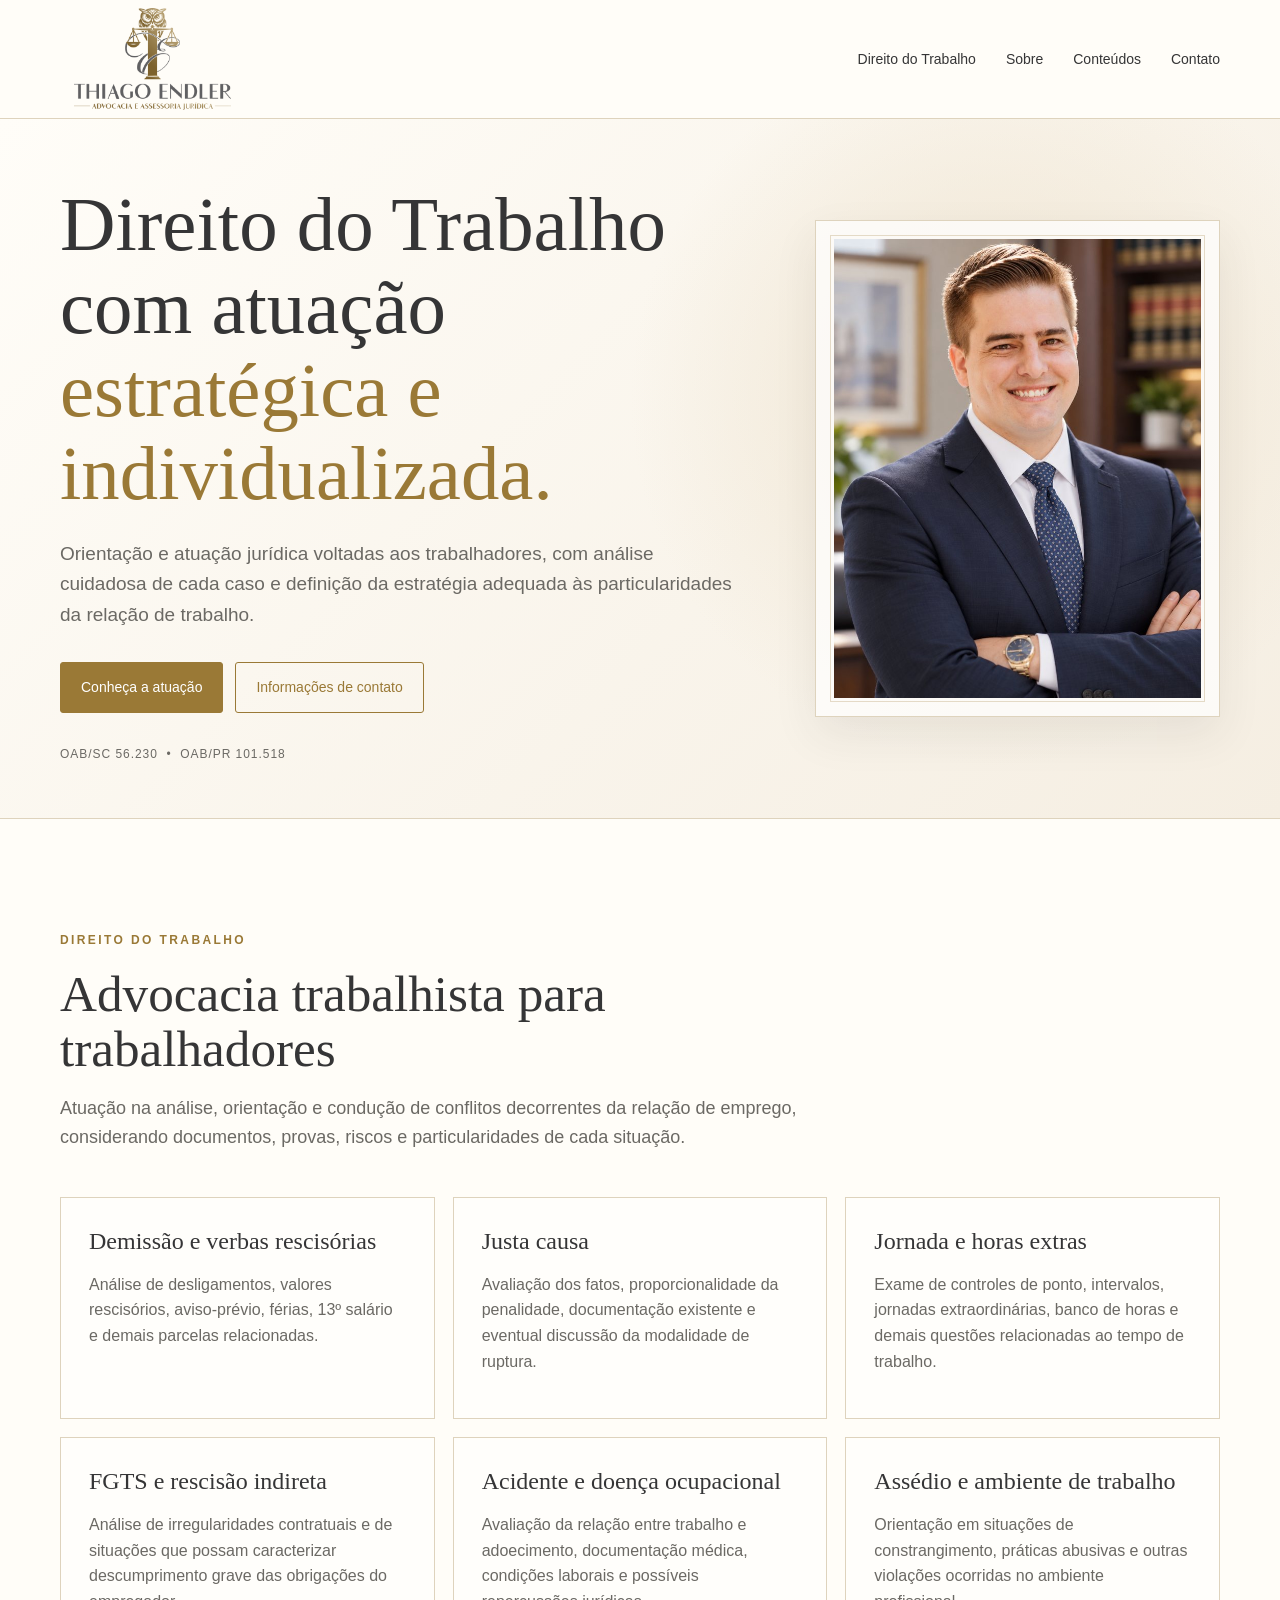
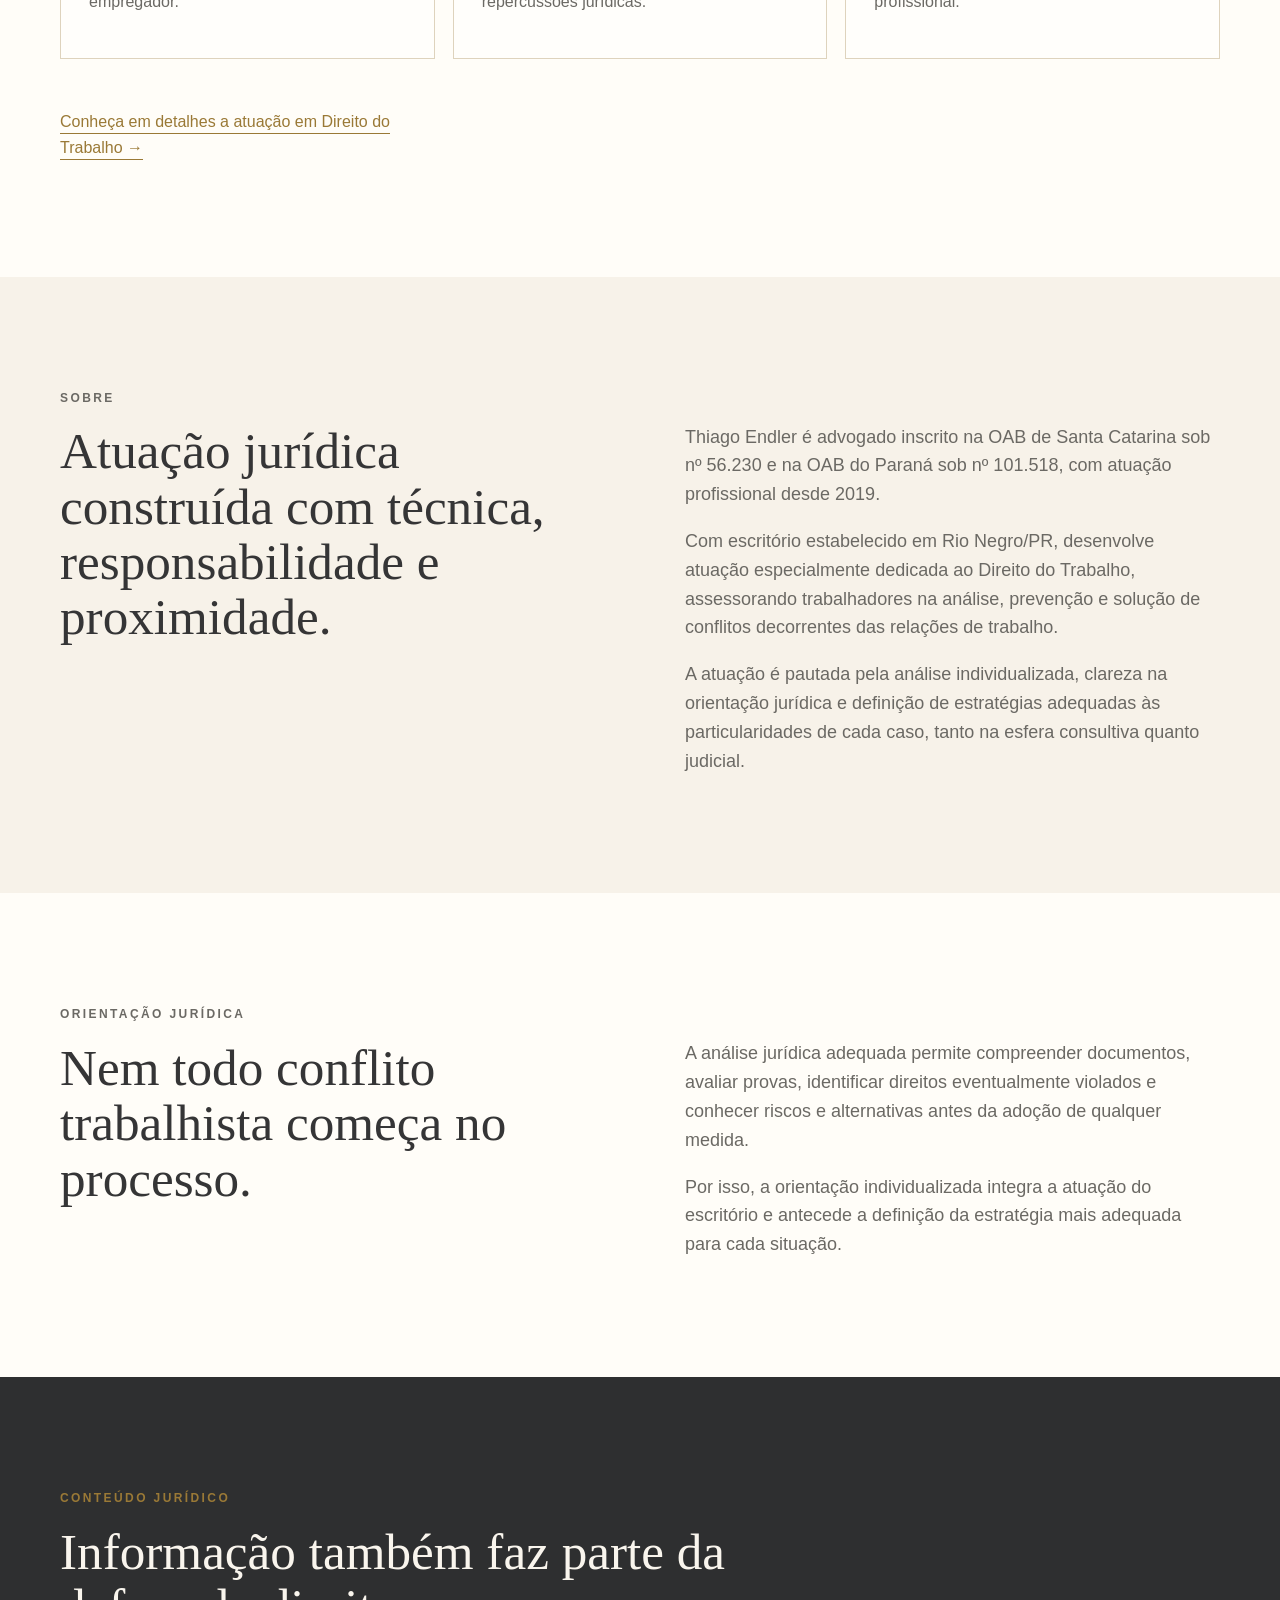
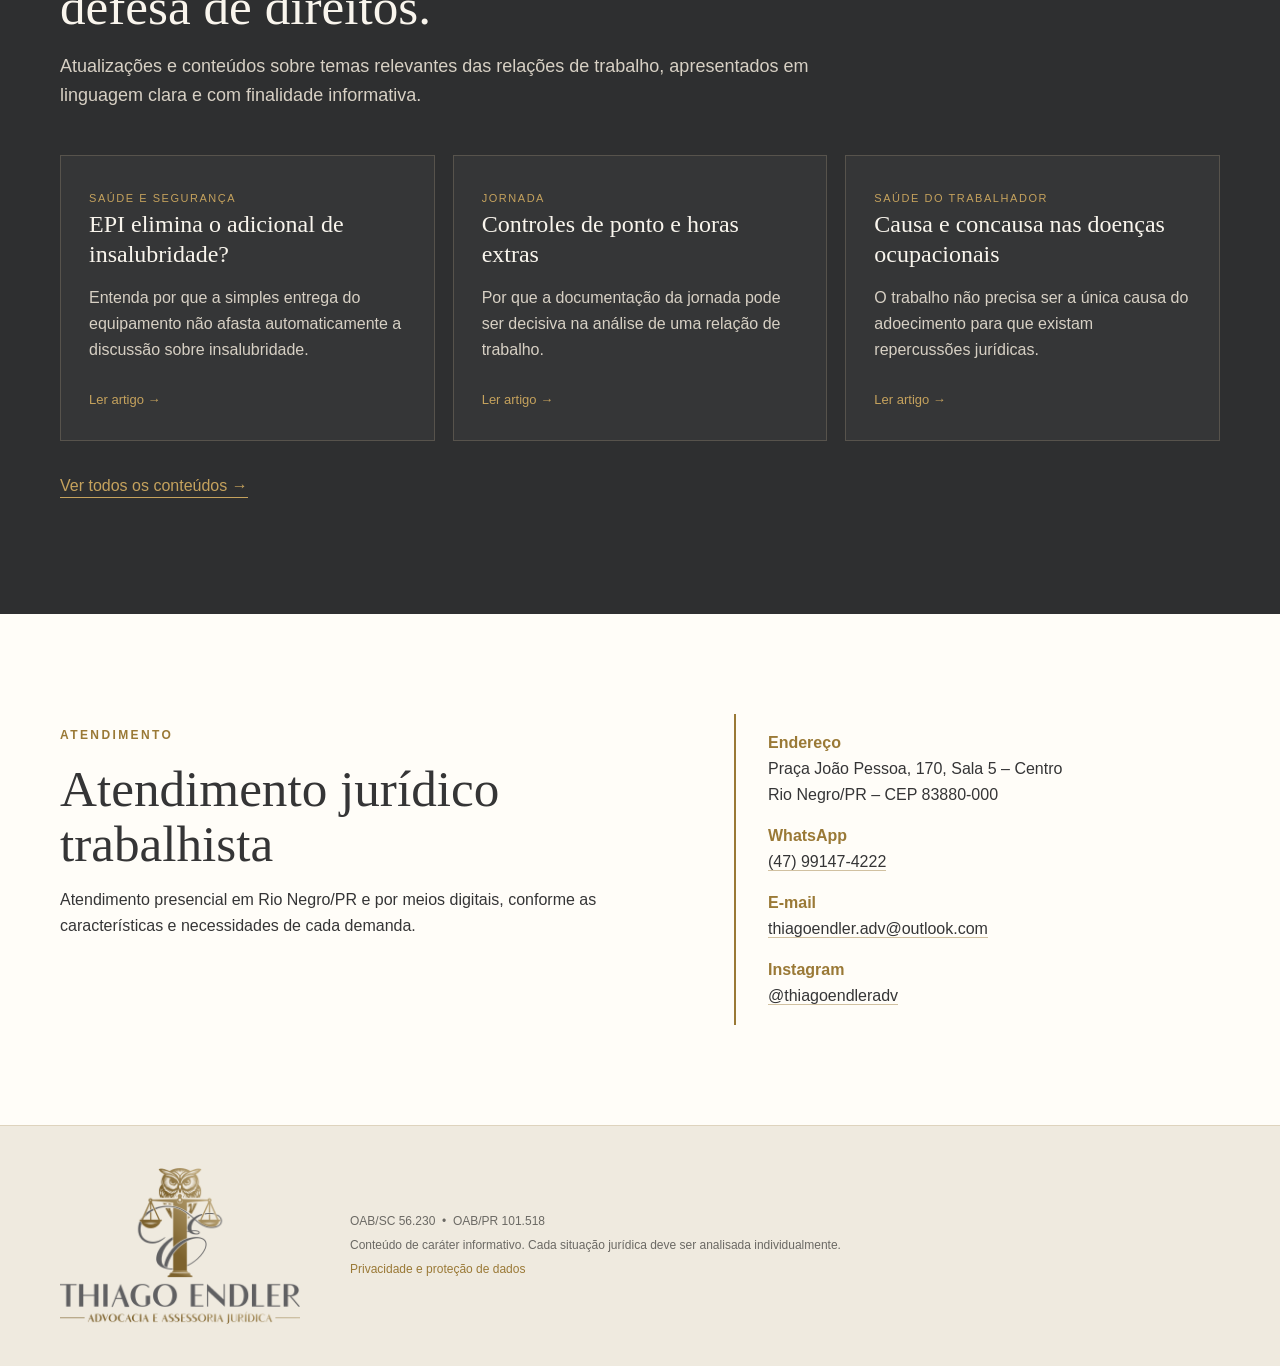
<file: index.html>
<!doctype html><html lang="pt-BR"><head><meta charset="utf-8"><meta name="viewport" content="width=device-width,initial-scale=1"><title>Thiago Endler | Advocacia Trabalhista</title><meta name="description" content="Advocacia trabalhista voltada a trabalhadores. Atendimento em Rio Negro/PR e por meios digitais."><meta name="robots" content="index,follow,max-image-preview:large"><meta name="theme-color" content="#fffdf8"><meta property="og:locale" content="pt_BR"><meta property="og:type" content="website"><meta property="og:site_name" content="Thiago Endler Advocacia e Assessoria Jurídica"><meta property="og:title" content="Thiago Endler | Advocacia Trabalhista"><meta property="og:description" content="Advocacia trabalhista voltada a trabalhadores, com atendimento em Rio Negro/PR e por meios digitais."><link rel="canonical" href="https://thiagoendler.adv.br/"><meta property="og:url" content="https://thiagoendler.adv.br/"><meta property="og:image" content="https://thiagoendler.adv.br/assets/logo.png"><meta name="twitter:card" content="summary_large_image"><link rel="icon" href="assets/favicon.png"><link rel="stylesheet" href="styles.css"><script src="site.js" defer></script><script type="application/ld+json">{"@context":"https://schema.org","@type":"LegalService","url":"https://thiagoendler.adv.br/","name":"Thiago Endler Advocacia e Assessoria Jurídica","description":"Atuação jurídica especialmente dedicada ao Direito do Trabalho, com orientação e atuação voltadas a trabalhadores.","telephone":"+55 47 99147-4222","email":"thiagoendler.adv@outlook.com","address":{"@type":"PostalAddress","streetAddress":"Praça João Pessoa, 170, Sala 5, Centro","addressLocality":"Rio Negro","addressRegion":"PR","postalCode":"83880-000","addressCountry":"BR"},"areaServed":"Brasil","sameAs":["https://www.instagram.com/thiagoendleradv/"]}</script></head><body><a class="skip-link" href="#conteudo-principal">Pular para o conteúdo</a>
<header class="header"><div class="container nav"><a href="#inicio"><img src="assets/logo.png" class="logo" alt="Thiago Endler Advocacia e Assessoria Jurídica" width="2000" height="1304"></a><button class="menu-toggle" type="button" aria-expanded="false" aria-controls="site-menu" aria-label="Abrir menu">Menu</button><nav id="site-menu"><a href="trabalho.html">Direito do Trabalho</a><a href="#sobre">Sobre</a><a href="conteudos.html">Conteúdos</a><a href="#contato">Contato</a></nav></div></header>
<main id="conteudo-principal">
<section id="inicio" class="hero"><div class="container hero-grid"><div><h1>Direito do Trabalho com atuação <em>estratégica e individualizada.</em></h1><p class="lead">Orientação e atuação jurídica voltadas aos trabalhadores, com análise cuidadosa de cada caso e definição da estratégia adequada às particularidades da relação de trabalho.</p><div class="actions"><a class="btn primary" href="#atuacao">Conheça a atuação</a><a class="btn" href="#contato">Informações de contato</a></div><p class="oab">OAB/SC 56.230 &nbsp;•&nbsp; OAB/PR 101.518</p></div><div class="hero-portrait"><div class="hero-portrait-frame"><img src="thiago-home-corporativo.jpg" alt="Retrato institucional de Thiago Endler" width="720" height="900"></div></div></div></section>
<section id="atuacao" class="section"><div class="container"><p class="eyebrow">DIREITO DO TRABALHO</p><h2>Advocacia trabalhista para trabalhadores</h2><p class="intro">Atuação na análise, orientação e condução de conflitos decorrentes da relação de emprego, considerando documentos, provas, riscos e particularidades de cada situação.</p><div class="cards"><article><h3><a class="card-title-link" href="demissao-verbas-rescisorias.html">Demissão e verbas rescisórias</a></h3><p>Análise de desligamentos, valores rescisórios, aviso-prévio, férias, 13º salário e demais parcelas relacionadas.</p></article><article><h3><a class="card-title-link" href="justa-causa.html">Justa causa</a></h3><p>Avaliação dos fatos, proporcionalidade da penalidade, documentação existente e eventual discussão da modalidade de ruptura.</p></article><article><h3><a class="card-title-link" href="horas-extras.html">Jornada e horas extras</a></h3><p>Exame de controles de ponto, intervalos, jornadas extraordinárias, banco de horas e demais questões relacionadas ao tempo de trabalho.</p></article><article><h3><a class="card-title-link" href="rescisao-indireta.html">FGTS e rescisão indireta</a></h3><p>Análise de irregularidades contratuais e de situações que possam caracterizar descumprimento grave das obrigações do empregador.</p></article><article><h3><a class="card-title-link" href="doenca-ocupacional.html">Acidente e doença ocupacional</a></h3><p>Avaliação da relação entre trabalho e adoecimento, documentação médica, condições laborais e possíveis repercussões jurídicas.</p></article><article><h3><a class="card-title-link" href="assedio-ambiente-trabalho.html">Assédio e ambiente de trabalho</a></h3><p>Orientação em situações de constrangimento, práticas abusivas e outras violações ocorridas no ambiente profissional.</p></article><p class="section-link"><a href="trabalho.html">Conheça em detalhes a atuação em Direito do Trabalho →</a></p></div></div></section>
<section id="sobre" class="section soft"><div class="container split"><div><p class="eyebrow">SOBRE</p><h2>Atuação jurídica construída com técnica, responsabilidade e proximidade.</h2></div><div><p>Thiago Endler é advogado inscrito na OAB de Santa Catarina sob nº 56.230 e na OAB do Paraná sob nº 101.518, com atuação profissional desde 2019.</p><p>Com escritório estabelecido em Rio Negro/PR, desenvolve atuação especialmente dedicada ao Direito do Trabalho, assessorando trabalhadores na análise, prevenção e solução de conflitos decorrentes das relações de trabalho.</p><p>A atuação é pautada pela análise individualizada, clareza na orientação jurídica e definição de estratégias adequadas às particularidades de cada caso, tanto na esfera consultiva quanto judicial.</p></div></div></section>
<section class="section"><div class="container split"><div><p class="eyebrow">ORIENTAÇÃO JURÍDICA</p><h2>Nem todo conflito trabalhista começa no processo.</h2></div><div><p>A análise jurídica adequada permite compreender documentos, avaliar provas, identificar direitos eventualmente violados e conhecer riscos e alternativas antes da adoção de qualquer medida.</p><p>Por isso, a orientação individualizada integra a atuação do escritório e antecede a definição da estratégia mais adequada para cada situação.</p></div></div></section>
<section id="conteudos" class="section dark"><div class="container"><p class="eyebrow">CONTEÚDO JURÍDICO</p><h2>Informação também faz parte da defesa de direitos.</h2><p class="intro">Atualizações e conteúdos sobre temas relevantes das relações de trabalho, apresentados em linguagem clara e com finalidade informativa.</p><div class="articles"><article><span>SAÚDE E SEGURANÇA</span><h3><a class="article-title-link" href="artigo-epi-insalubridade.html">EPI elimina o adicional de insalubridade?</a></h3><p>Entenda por que a simples entrega do equipamento não afasta automaticamente a discussão sobre insalubridade.</p><a class="read-more" href="artigo-epi-insalubridade.html">Ler artigo →</a></article><article><span>JORNADA</span><h3><a class="article-title-link" href="artigo-controle-ponto-horas-extras.html">Controles de ponto e horas extras</a></h3><p>Por que a documentação da jornada pode ser decisiva na análise de uma relação de trabalho.</p><a class="read-more" href="artigo-controle-ponto-horas-extras.html">Ler artigo →</a></article><article><span>SAÚDE DO TRABALHADOR</span><h3><a class="article-title-link" href="artigo-concausa-doenca-ocupacional.html">Causa e concausa nas doenças ocupacionais</a></h3><p>O trabalho não precisa ser a única causa do adoecimento para que existam repercussões jurídicas.</p><a class="read-more" href="artigo-concausa-doenca-ocupacional.html">Ler artigo →</a></article></div><p class="section-link dark-link"><a href="conteudos.html">Ver todos os conteúdos →</a></p></div></section>
<section id="contato" class="section"><div class="container contact"><div><p class="eyebrow">ATENDIMENTO</p><h2>Atendimento jurídico trabalhista</h2><p>Atendimento presencial em Rio Negro/PR e por meios digitais, conforme as características e necessidades de cada demanda.</p></div><div class="contact-box"><p><strong>Endereço</strong><br>Praça João Pessoa, 170, Sala 5 – Centro<br>Rio Negro/PR – CEP 83880-000</p><p><strong>WhatsApp</strong><br><a class="contact-link" href="https://wa.me/5547991474222" target="_blank" rel="noopener noreferrer">(47) 99147-4222</a></p><p><strong>E-mail</strong><br><a class="contact-link" href="mailto:thiagoendler.adv@outlook.com">thiagoendler.adv@outlook.com</a></p><p><strong>Instagram</strong><br><a class="contact-link" href="https://www.instagram.com/thiagoendleradv/" target="_blank" rel="noopener noreferrer">@thiagoendleradv</a></p></div></div></section>
</main><footer><div class="container footer"><img src="assets/logo.png" alt="Thiago Endler" width="2000" height="1304" loading="lazy"><div><p>OAB/SC 56.230 &nbsp;•&nbsp; OAB/PR 101.518</p><p>Conteúdo de caráter informativo. Cada situação jurídica deve ser analisada individualmente.</p><p><a class="footer-link" href="privacidade.html">Privacidade e proteção de dados</a></p></div></div></footer>
</body></html>
</file>
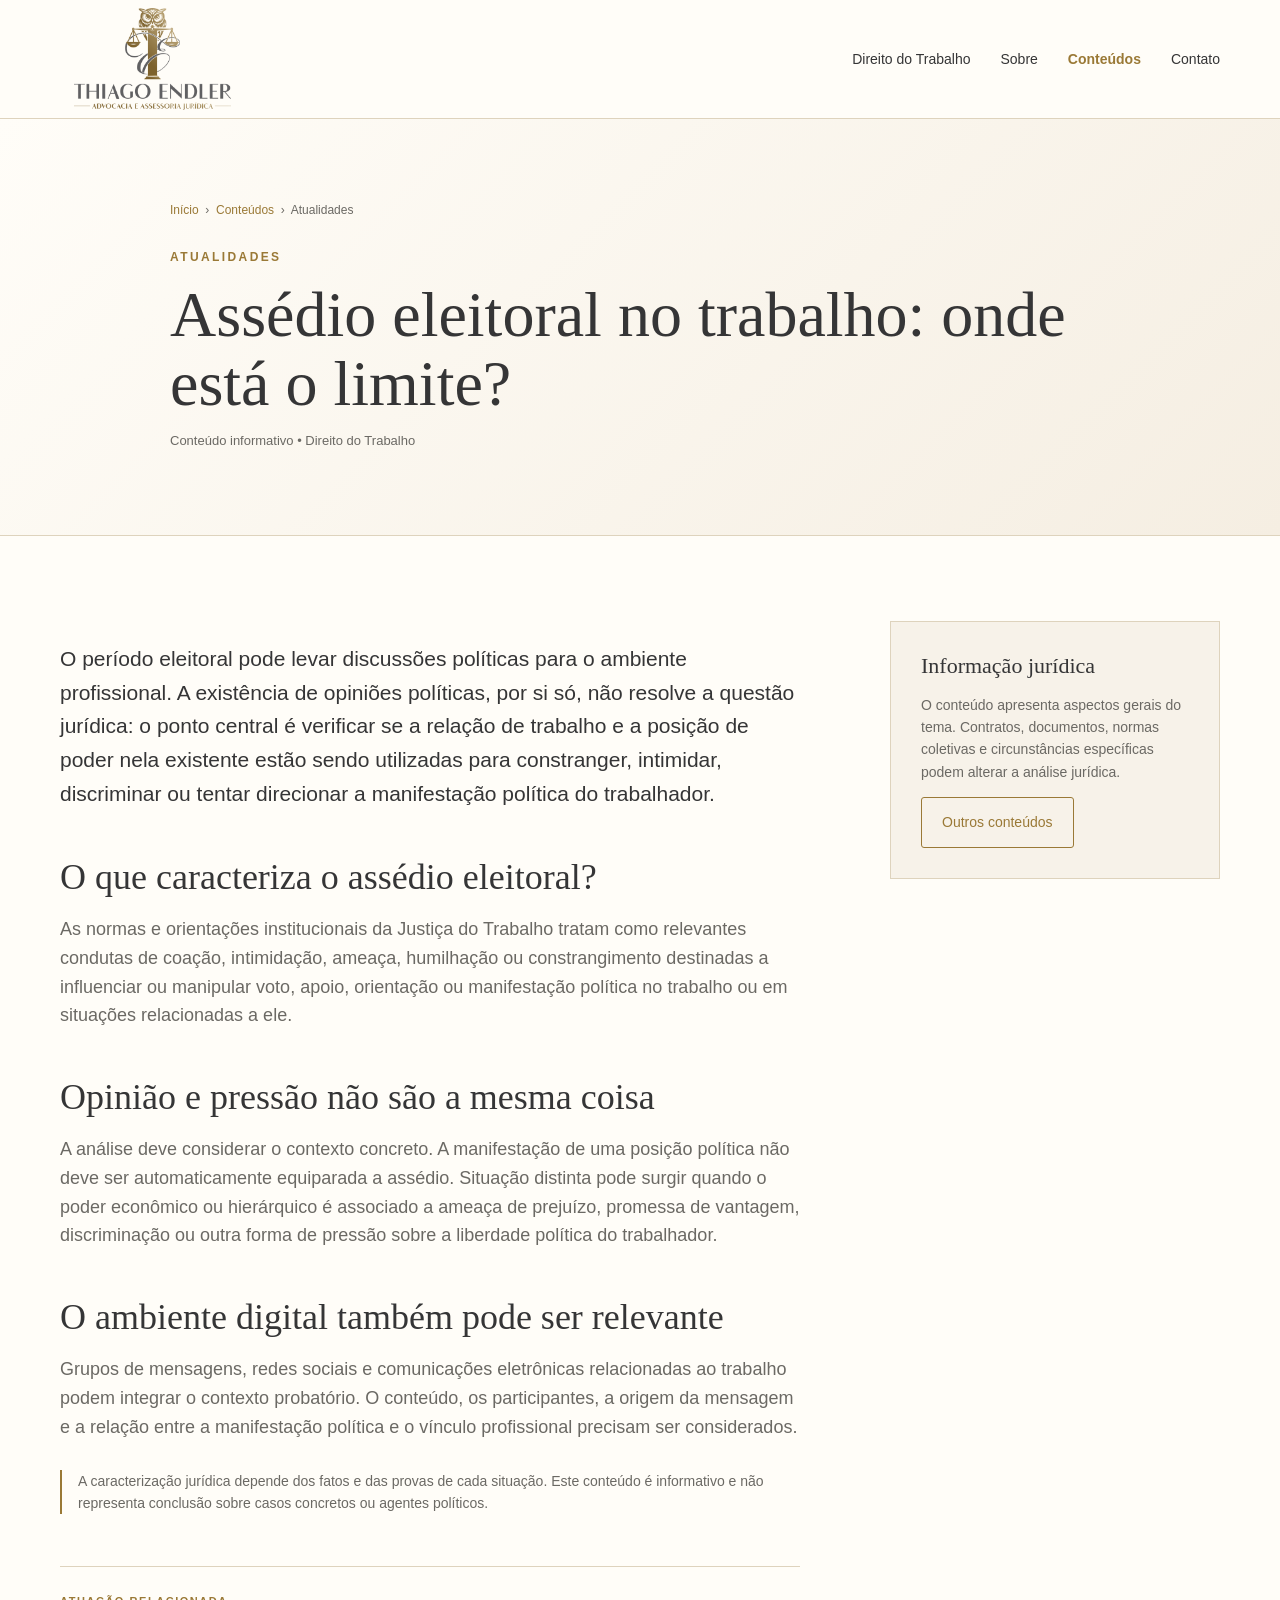
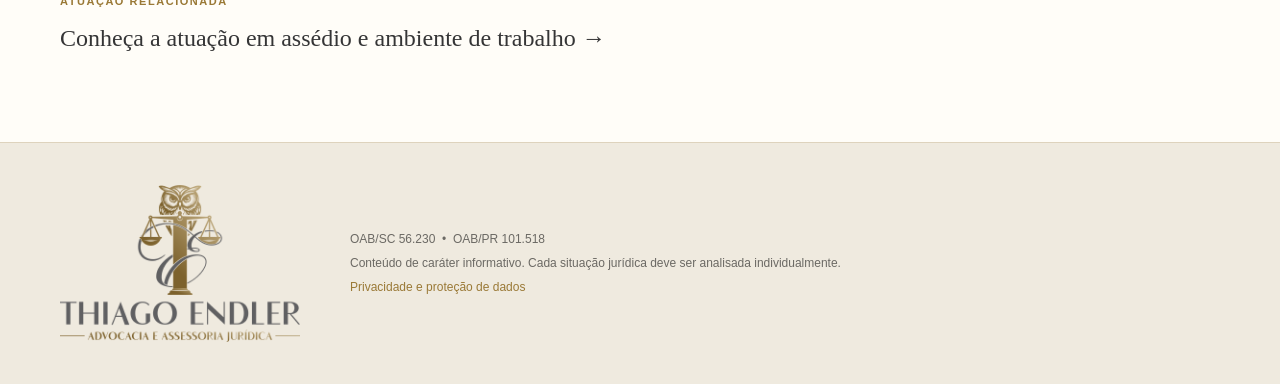
<file: artigo-assedio-eleitoral.html>
<!doctype html><html lang="pt-BR"><head><meta charset="utf-8"><meta name="viewport" content="width=device-width,initial-scale=1"><title>Assédio eleitoral no trabalho | Thiago Endler Advocacia</title><meta name="description" content="Informações sobre assédio eleitoral nas relações de trabalho, liberdade política do trabalhador e limites do poder empregatício."><meta name="robots" content="index,follow,max-image-preview:large"><meta name="theme-color" content="#fffdf8"><meta property="og:locale" content="pt_BR"><meta property="og:type" content="website"><meta property="og:site_name" content="Thiago Endler Advocacia e Assessoria Jurídica"><meta property="og:title" content="Assédio eleitoral no trabalho | Thiago Endler Advocacia"><meta property="og:description" content="Informações sobre assédio eleitoral nas relações de trabalho, liberdade política do trabalhador e limites do poder empregatício."><link rel="canonical" href="https://thiagoendler.adv.br/artigo-assedio-eleitoral.html"><meta property="og:url" content="https://thiagoendler.adv.br/artigo-assedio-eleitoral.html"><meta property="og:image" content="https://thiagoendler.adv.br/assets/logo.png"><meta name="twitter:card" content="summary_large_image"><link rel="icon" href="assets/favicon.png"><link rel="stylesheet" href="styles.css"><script src="site.js" defer></script><script type="application/ld+json">{"@context":"https://schema.org","@type":"Article","headline":"Assédio eleitoral no trabalho: onde está o limite?","description":"Informações sobre assédio eleitoral nas relações de trabalho, liberdade política do trabalhador e limites do poder empregatício.","url":"https://thiagoendler.adv.br/artigo-assedio-eleitoral.html","inLanguage":"pt-BR","author":{"@type":"Person","name":"Thiago Endler"},"publisher":{"@type":"LegalService","name":"Thiago Endler Advocacia e Assessoria Jurídica","url":"https://thiagoendler.adv.br/"}}</script></head><body><a class="skip-link" href="#conteudo-principal">Pular para o conteúdo</a><header class="header"><div class="container nav"><a href="index.html"><img src="assets/logo.png" class="logo" alt="Thiago Endler Advocacia e Assessoria Jurídica" width="2000" height="1304"></a><button class="menu-toggle" type="button" aria-expanded="false" aria-controls="site-menu" aria-label="Abrir menu">Menu</button><nav id="site-menu"><a href="trabalho.html">Direito do Trabalho</a><a href="index.html#sobre">Sobre</a><a class="active" href="conteudos.html">Conteúdos</a><a href="index.html#contato">Contato</a></nav></div></header><main id="conteudo-principal"><article><section class="article-hero"><div class="container article-head"><div class="breadcrumb"><a href="index.html">Início</a> &nbsp;›&nbsp; <a href="conteudos.html">Conteúdos</a> &nbsp;›&nbsp; Atualidades</div><p class="eyebrow">ATUALIDADES</p><h1>Assédio eleitoral no trabalho: onde está o limite?</h1><p class="article-meta">Conteúdo informativo • Direito do Trabalho</p></div></section><section class="article-body"><div class="container article-layout"><div class="prose"><p>O período eleitoral pode levar discussões políticas para o ambiente profissional. A existência de opiniões políticas, por si só, não resolve a questão jurídica: o ponto central é verificar se a relação de trabalho e a posição de poder nela existente estão sendo utilizadas para constranger, intimidar, discriminar ou tentar direcionar a manifestação política do trabalhador.</p><h2>O que caracteriza o assédio eleitoral?</h2><p>As normas e orientações institucionais da Justiça do Trabalho tratam como relevantes condutas de coação, intimidação, ameaça, humilhação ou constrangimento destinadas a influenciar ou manipular voto, apoio, orientação ou manifestação política no trabalho ou em situações relacionadas a ele.</p><h2>Opinião e pressão não são a mesma coisa</h2><p>A análise deve considerar o contexto concreto. A manifestação de uma posição política não deve ser automaticamente equiparada a assédio. Situação distinta pode surgir quando o poder econômico ou hierárquico é associado a ameaça de prejuízo, promessa de vantagem, discriminação ou outra forma de pressão sobre a liberdade política do trabalhador.</p><h2>O ambiente digital também pode ser relevante</h2><p>Grupos de mensagens, redes sociais e comunicações eletrônicas relacionadas ao trabalho podem integrar o contexto probatório. O conteúdo, os participantes, a origem da mensagem e a relação entre a manifestação política e o vínculo profissional precisam ser considerados.</p><p class="note">A caracterização jurídica depende dos fatos e das provas de cada situação. Este conteúdo é informativo e não representa conclusão sobre casos concretos ou agentes políticos.</p><div class="article-service"><span>ATUAÇÃO RELACIONADA</span><a href="assedio-ambiente-trabalho.html">Conheça a atuação em assédio e ambiente de trabalho →</a></div></div><aside class="side-card"><h3>Informação jurídica</h3><p>O conteúdo apresenta aspectos gerais do tema. Contratos, documentos, normas coletivas e circunstâncias específicas podem alterar a análise jurídica.</p><a class="btn" href="conteudos.html">Outros conteúdos</a></aside></div></section></article></main><footer><div class="container footer"><img src="assets/logo.png" alt="Thiago Endler" width="2000" height="1304" loading="lazy"><div><p>OAB/SC 56.230 &nbsp;•&nbsp; OAB/PR 101.518</p><p>Conteúdo de caráter informativo. Cada situação jurídica deve ser analisada individualmente.</p><p><a class="footer-link" href="privacidade.html">Privacidade e proteção de dados</a></p></div></div></footer></body></html>
</file>
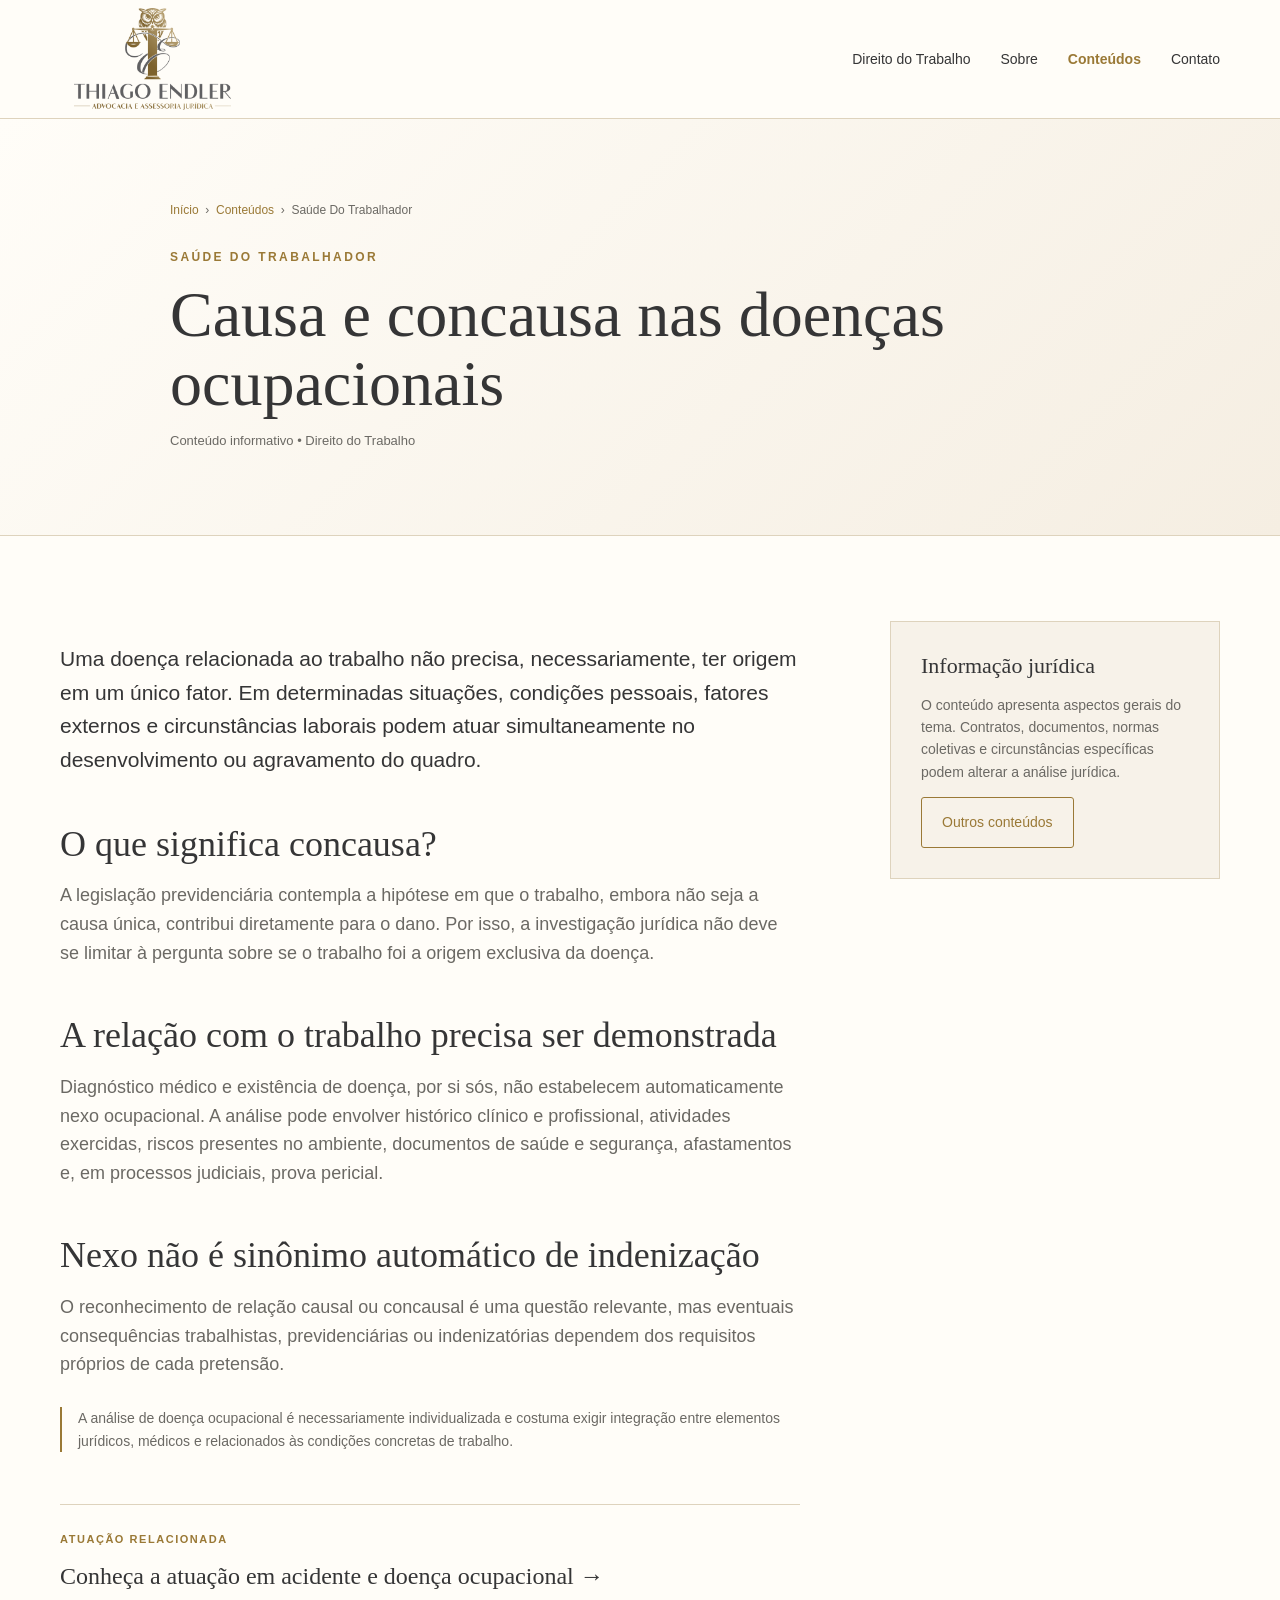
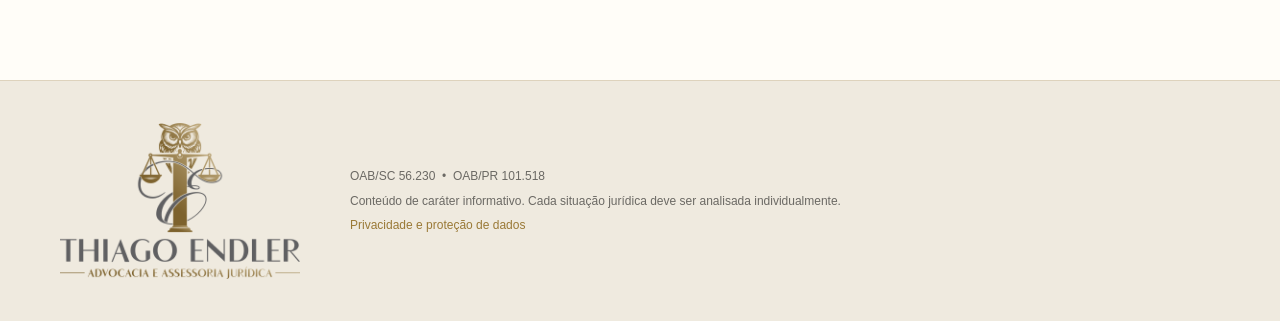
<file: artigo-concausa-doenca-ocupacional.html>
<!doctype html><html lang="pt-BR"><head><meta charset="utf-8"><meta name="viewport" content="width=device-width,initial-scale=1"><title>Concausa e doença ocupacional | Thiago Endler Advocacia</title><meta name="description" content="Entenda o papel da causa e da concausa na análise jurídica de doenças relacionadas ao trabalho."><meta name="robots" content="index,follow,max-image-preview:large"><meta name="theme-color" content="#fffdf8"><meta property="og:locale" content="pt_BR"><meta property="og:type" content="website"><meta property="og:site_name" content="Thiago Endler Advocacia e Assessoria Jurídica"><meta property="og:title" content="Concausa e doença ocupacional | Thiago Endler Advocacia"><meta property="og:description" content="Entenda o papel da causa e da concausa na análise jurídica de doenças relacionadas ao trabalho."><link rel="canonical" href="https://thiagoendler.adv.br/artigo-concausa-doenca-ocupacional.html"><meta property="og:url" content="https://thiagoendler.adv.br/artigo-concausa-doenca-ocupacional.html"><meta property="og:image" content="https://thiagoendler.adv.br/assets/logo.png"><meta name="twitter:card" content="summary_large_image"><link rel="icon" href="assets/favicon.png"><link rel="stylesheet" href="styles.css"><script src="site.js" defer></script><script type="application/ld+json">{"@context":"https://schema.org","@type":"Article","headline":"Causa e concausa nas doenças ocupacionais","description":"Entenda o papel da causa e da concausa na análise jurídica de doenças relacionadas ao trabalho.","url":"https://thiagoendler.adv.br/artigo-concausa-doenca-ocupacional.html","inLanguage":"pt-BR","author":{"@type":"Person","name":"Thiago Endler"},"publisher":{"@type":"LegalService","name":"Thiago Endler Advocacia e Assessoria Jurídica","url":"https://thiagoendler.adv.br/"}}</script></head><body><a class="skip-link" href="#conteudo-principal">Pular para o conteúdo</a><header class="header"><div class="container nav"><a href="index.html"><img src="assets/logo.png" class="logo" alt="Thiago Endler Advocacia e Assessoria Jurídica" width="2000" height="1304"></a><button class="menu-toggle" type="button" aria-expanded="false" aria-controls="site-menu" aria-label="Abrir menu">Menu</button><nav id="site-menu"><a href="trabalho.html">Direito do Trabalho</a><a href="index.html#sobre">Sobre</a><a class="active" href="conteudos.html">Conteúdos</a><a href="index.html#contato">Contato</a></nav></div></header><main id="conteudo-principal"><article><section class="article-hero"><div class="container article-head"><div class="breadcrumb"><a href="index.html">Início</a> &nbsp;›&nbsp; <a href="conteudos.html">Conteúdos</a> &nbsp;›&nbsp; Saúde Do Trabalhador</div><p class="eyebrow">SAÚDE DO TRABALHADOR</p><h1>Causa e concausa nas doenças ocupacionais</h1><p class="article-meta">Conteúdo informativo • Direito do Trabalho</p></div></section><section class="article-body"><div class="container article-layout"><div class="prose"><p>Uma doença relacionada ao trabalho não precisa, necessariamente, ter origem em um único fator. Em determinadas situações, condições pessoais, fatores externos e circunstâncias laborais podem atuar simultaneamente no desenvolvimento ou agravamento do quadro.</p><h2>O que significa concausa?</h2><p>A legislação previdenciária contempla a hipótese em que o trabalho, embora não seja a causa única, contribui diretamente para o dano. Por isso, a investigação jurídica não deve se limitar à pergunta sobre se o trabalho foi a origem exclusiva da doença.</p><h2>A relação com o trabalho precisa ser demonstrada</h2><p>Diagnóstico médico e existência de doença, por si sós, não estabelecem automaticamente nexo ocupacional. A análise pode envolver histórico clínico e profissional, atividades exercidas, riscos presentes no ambiente, documentos de saúde e segurança, afastamentos e, em processos judiciais, prova pericial.</p><h2>Nexo não é sinônimo automático de indenização</h2><p>O reconhecimento de relação causal ou concausal é uma questão relevante, mas eventuais consequências trabalhistas, previdenciárias ou indenizatórias dependem dos requisitos próprios de cada pretensão.</p><p class="note">A análise de doença ocupacional é necessariamente individualizada e costuma exigir integração entre elementos jurídicos, médicos e relacionados às condições concretas de trabalho.</p><div class="article-service"><span>ATUAÇÃO RELACIONADA</span><a href="doenca-ocupacional.html">Conheça a atuação em acidente e doença ocupacional →</a></div></div><aside class="side-card"><h3>Informação jurídica</h3><p>O conteúdo apresenta aspectos gerais do tema. Contratos, documentos, normas coletivas e circunstâncias específicas podem alterar a análise jurídica.</p><a class="btn" href="conteudos.html">Outros conteúdos</a></aside></div></section></article></main><footer><div class="container footer"><img src="assets/logo.png" alt="Thiago Endler" width="2000" height="1304" loading="lazy"><div><p>OAB/SC 56.230 &nbsp;•&nbsp; OAB/PR 101.518</p><p>Conteúdo de caráter informativo. Cada situação jurídica deve ser analisada individualmente.</p><p><a class="footer-link" href="privacidade.html">Privacidade e proteção de dados</a></p></div></div></footer></body></html>
</file>
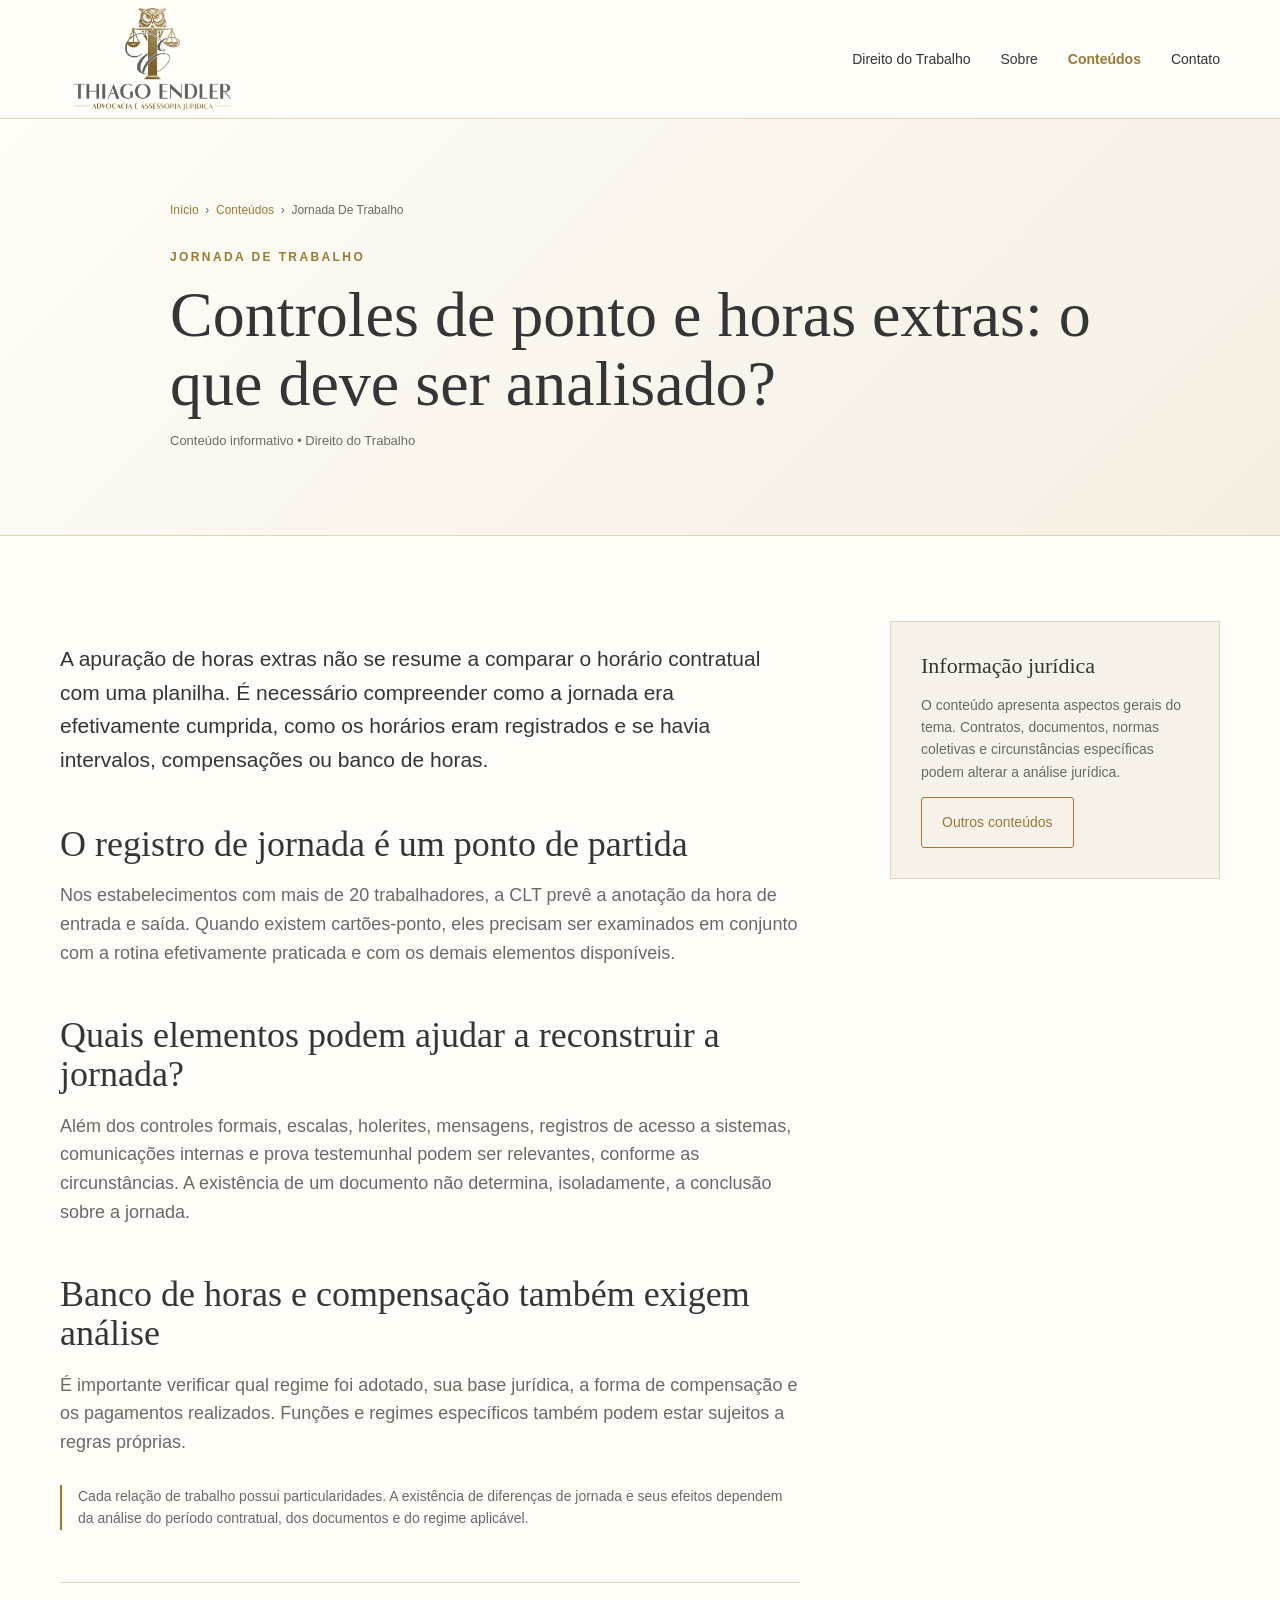
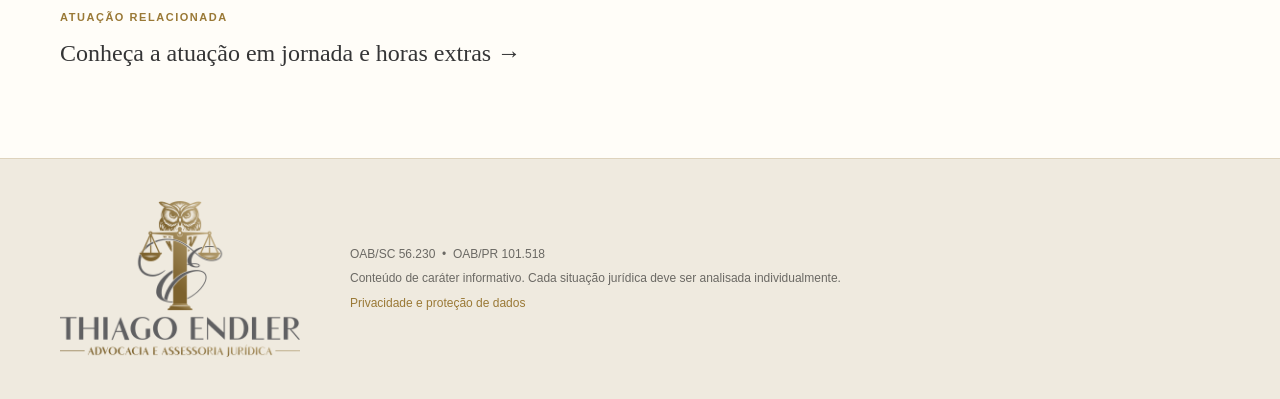
<file: artigo-controle-ponto-horas-extras.html>
<!doctype html><html lang="pt-BR"><head><meta charset="utf-8"><meta name="viewport" content="width=device-width,initial-scale=1"><title>Controle de ponto e horas extras | Thiago Endler Advocacia</title><meta name="description" content="Informações sobre cartões-ponto, jornada, horas extras, intervalos e elementos de prova na relação de trabalho."><meta name="robots" content="index,follow,max-image-preview:large"><meta name="theme-color" content="#fffdf8"><meta property="og:locale" content="pt_BR"><meta property="og:type" content="website"><meta property="og:site_name" content="Thiago Endler Advocacia e Assessoria Jurídica"><meta property="og:title" content="Controle de ponto e horas extras | Thiago Endler Advocacia"><meta property="og:description" content="Informações sobre cartões-ponto, jornada, horas extras, intervalos e elementos de prova na relação de trabalho."><link rel="canonical" href="https://thiagoendler.adv.br/artigo-controle-ponto-horas-extras.html"><meta property="og:url" content="https://thiagoendler.adv.br/artigo-controle-ponto-horas-extras.html"><meta property="og:image" content="https://thiagoendler.adv.br/assets/logo.png"><meta name="twitter:card" content="summary_large_image"><link rel="icon" href="assets/favicon.png"><link rel="stylesheet" href="styles.css"><script src="site.js" defer></script><script type="application/ld+json">{"@context":"https://schema.org","@type":"Article","headline":"Controles de ponto e horas extras: o que deve ser analisado?","description":"Informações sobre cartões-ponto, jornada, horas extras, intervalos e elementos de prova na relação de trabalho.","url":"https://thiagoendler.adv.br/artigo-controle-ponto-horas-extras.html","inLanguage":"pt-BR","author":{"@type":"Person","name":"Thiago Endler"},"publisher":{"@type":"LegalService","name":"Thiago Endler Advocacia e Assessoria Jurídica","url":"https://thiagoendler.adv.br/"}}</script></head><body><a class="skip-link" href="#conteudo-principal">Pular para o conteúdo</a><header class="header"><div class="container nav"><a href="index.html"><img src="assets/logo.png" class="logo" alt="Thiago Endler Advocacia e Assessoria Jurídica" width="2000" height="1304"></a><button class="menu-toggle" type="button" aria-expanded="false" aria-controls="site-menu" aria-label="Abrir menu">Menu</button><nav id="site-menu"><a href="trabalho.html">Direito do Trabalho</a><a href="index.html#sobre">Sobre</a><a class="active" href="conteudos.html">Conteúdos</a><a href="index.html#contato">Contato</a></nav></div></header><main id="conteudo-principal"><article><section class="article-hero"><div class="container article-head"><div class="breadcrumb"><a href="index.html">Início</a> &nbsp;›&nbsp; <a href="conteudos.html">Conteúdos</a> &nbsp;›&nbsp; Jornada De Trabalho</div><p class="eyebrow">JORNADA DE TRABALHO</p><h1>Controles de ponto e horas extras: o que deve ser analisado?</h1><p class="article-meta">Conteúdo informativo • Direito do Trabalho</p></div></section><section class="article-body"><div class="container article-layout"><div class="prose"><p>A apuração de horas extras não se resume a comparar o horário contratual com uma planilha. É necessário compreender como a jornada era efetivamente cumprida, como os horários eram registrados e se havia intervalos, compensações ou banco de horas.</p><h2>O registro de jornada é um ponto de partida</h2><p>Nos estabelecimentos com mais de 20 trabalhadores, a CLT prevê a anotação da hora de entrada e saída. Quando existem cartões-ponto, eles precisam ser examinados em conjunto com a rotina efetivamente praticada e com os demais elementos disponíveis.</p><h2>Quais elementos podem ajudar a reconstruir a jornada?</h2><p>Além dos controles formais, escalas, holerites, mensagens, registros de acesso a sistemas, comunicações internas e prova testemunhal podem ser relevantes, conforme as circunstâncias. A existência de um documento não determina, isoladamente, a conclusão sobre a jornada.</p><h2>Banco de horas e compensação também exigem análise</h2><p>É importante verificar qual regime foi adotado, sua base jurídica, a forma de compensação e os pagamentos realizados. Funções e regimes específicos também podem estar sujeitos a regras próprias.</p><p class="note">Cada relação de trabalho possui particularidades. A existência de diferenças de jornada e seus efeitos dependem da análise do período contratual, dos documentos e do regime aplicável.</p><div class="article-service"><span>ATUAÇÃO RELACIONADA</span><a href="horas-extras.html">Conheça a atuação em jornada e horas extras →</a></div></div><aside class="side-card"><h3>Informação jurídica</h3><p>O conteúdo apresenta aspectos gerais do tema. Contratos, documentos, normas coletivas e circunstâncias específicas podem alterar a análise jurídica.</p><a class="btn" href="conteudos.html">Outros conteúdos</a></aside></div></section></article></main><footer><div class="container footer"><img src="assets/logo.png" alt="Thiago Endler" width="2000" height="1304" loading="lazy"><div><p>OAB/SC 56.230 &nbsp;•&nbsp; OAB/PR 101.518</p><p>Conteúdo de caráter informativo. Cada situação jurídica deve ser analisada individualmente.</p><p><a class="footer-link" href="privacidade.html">Privacidade e proteção de dados</a></p></div></div></footer></body></html>
</file>
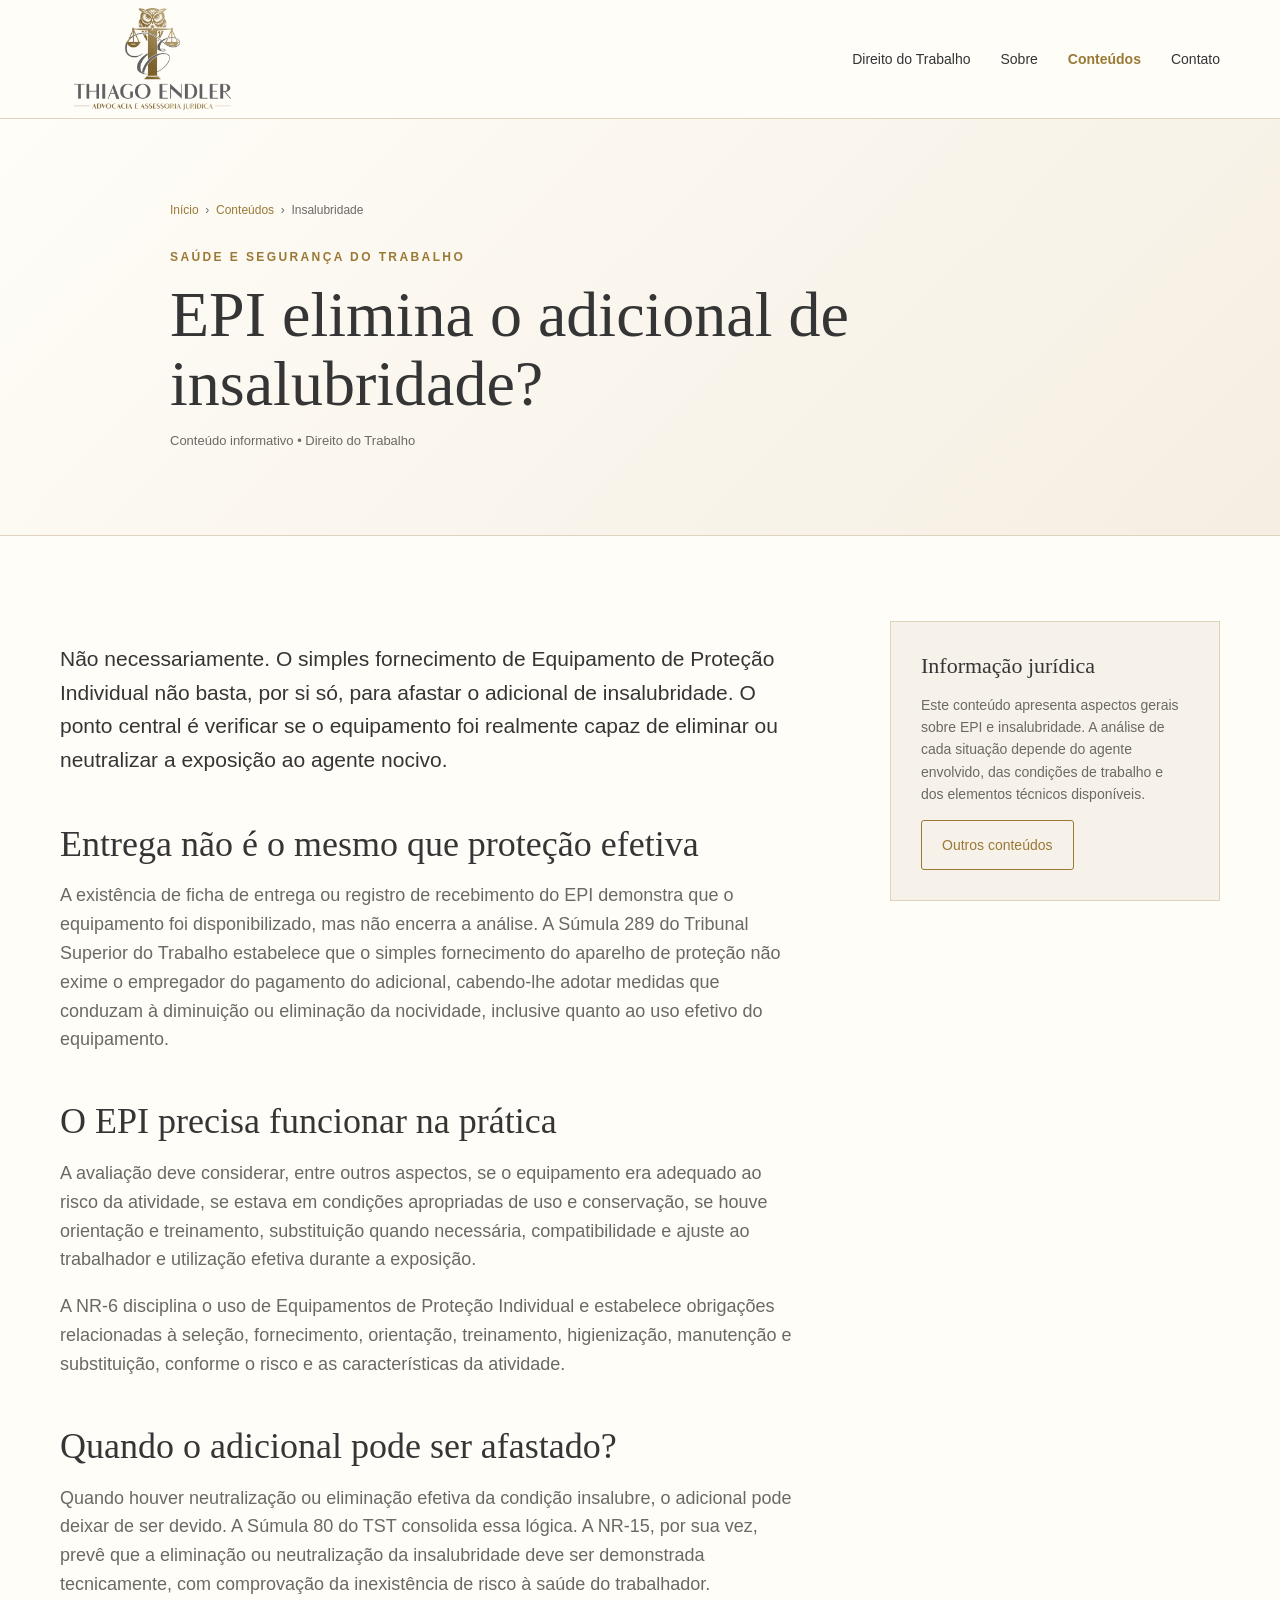
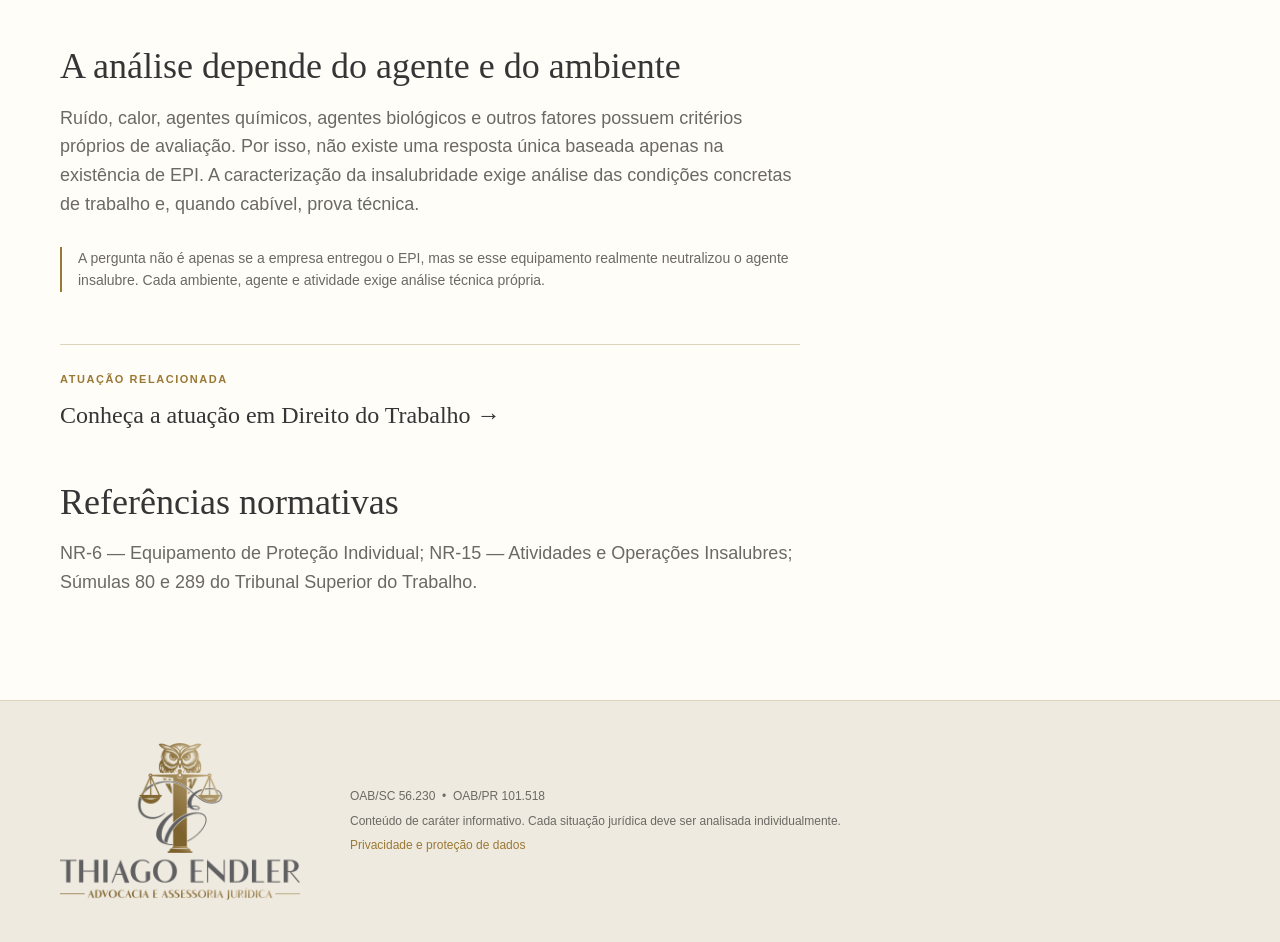
<file: artigo-epi-insalubridade.html>
<!doctype html><html lang="pt-BR"><head><meta charset="utf-8"><meta name="viewport" content="width=device-width,initial-scale=1"><title>EPI e adicional de insalubridade | Thiago Endler Advocacia</title><meta name="description" content="Entenda por que o simples fornecimento de EPI não afasta automaticamente o adicional de insalubridade e quais fatores devem ser analisados."><meta name="robots" content="index,follow,max-image-preview:large"><meta name="theme-color" content="#fffdf8"><meta property="og:locale" content="pt_BR"><meta property="og:type" content="article"><meta property="og:site_name" content="Thiago Endler Advocacia e Assessoria Jurídica"><meta property="og:title" content="EPI e adicional de insalubridade | Thiago Endler Advocacia"><meta property="og:description" content="O simples fornecimento de EPI não afasta automaticamente o adicional de insalubridade. Entenda o que realmente precisa ser analisado."><link rel="canonical" href="https://thiagoendler.adv.br/artigo-epi-insalubridade.html"><meta property="og:url" content="https://thiagoendler.adv.br/artigo-epi-insalubridade.html"><meta property="og:image" content="https://thiagoendler.adv.br/assets/logo.png"><meta name="twitter:card" content="summary_large_image"><link rel="icon" href="assets/favicon.png"><link rel="stylesheet" href="styles.css"><script src="site.js" defer></script><script type="application/ld+json">{"@context":"https://schema.org","@type":"Article","headline":"EPI elimina o adicional de insalubridade?","description":"Entenda por que o simples fornecimento de EPI não afasta automaticamente o adicional de insalubridade e quais fatores devem ser analisados.","url":"https://thiagoendler.adv.br/artigo-epi-insalubridade.html","inLanguage":"pt-BR","datePublished":"2026-10-05","dateModified":"2026-10-05","author":{"@type":"Person","name":"Thiago Endler"},"publisher":{"@type":"LegalService","name":"Thiago Endler Advocacia e Assessoria Jurídica","url":"https://thiagoendler.adv.br/"}}</script></head><body><a class="skip-link" href="#conteudo-principal">Pular para o conteúdo</a><header class="header"><div class="container nav"><a href="index.html"><img src="assets/logo.png" class="logo" alt="Thiago Endler Advocacia e Assessoria Jurídica" width="2000" height="1304"></a><button class="menu-toggle" type="button" aria-expanded="false" aria-controls="site-menu" aria-label="Abrir menu">Menu</button><nav id="site-menu"><a href="trabalho.html">Direito do Trabalho</a><a href="index.html#sobre">Sobre</a><a class="active" href="conteudos.html">Conteúdos</a><a href="index.html#contato">Contato</a></nav></div></header><main id="conteudo-principal"><article><section class="article-hero"><div class="container article-head"><div class="breadcrumb"><a href="index.html">Início</a> &nbsp;›&nbsp; <a href="conteudos.html">Conteúdos</a> &nbsp;›&nbsp; Insalubridade</div><p class="eyebrow">SAÚDE E SEGURANÇA DO TRABALHO</p><h1>EPI elimina o adicional de insalubridade?</h1><p class="article-meta">Conteúdo informativo • Direito do Trabalho</p></div></section><section class="article-body"><div class="container article-layout"><div class="prose"><p>Não necessariamente. O simples fornecimento de Equipamento de Proteção Individual não basta, por si só, para afastar o adicional de insalubridade. O ponto central é verificar se o equipamento foi realmente capaz de eliminar ou neutralizar a exposição ao agente nocivo.</p><h2>Entrega não é o mesmo que proteção efetiva</h2><p>A existência de ficha de entrega ou registro de recebimento do EPI demonstra que o equipamento foi disponibilizado, mas não encerra a análise. A Súmula 289 do Tribunal Superior do Trabalho estabelece que o simples fornecimento do aparelho de proteção não exime o empregador do pagamento do adicional, cabendo-lhe adotar medidas que conduzam à diminuição ou eliminação da nocividade, inclusive quanto ao uso efetivo do equipamento.</p><h2>O EPI precisa funcionar na prática</h2><p>A avaliação deve considerar, entre outros aspectos, se o equipamento era adequado ao risco da atividade, se estava em condições apropriadas de uso e conservação, se houve orientação e treinamento, substituição quando necessária, compatibilidade e ajuste ao trabalhador e utilização efetiva durante a exposição.</p><p>A NR-6 disciplina o uso de Equipamentos de Proteção Individual e estabelece obrigações relacionadas à seleção, fornecimento, orientação, treinamento, higienização, manutenção e substituição, conforme o risco e as características da atividade.</p><h2>Quando o adicional pode ser afastado?</h2><p>Quando houver neutralização ou eliminação efetiva da condição insalubre, o adicional pode deixar de ser devido. A Súmula 80 do TST consolida essa lógica. A NR-15, por sua vez, prevê que a eliminação ou neutralização da insalubridade deve ser demonstrada tecnicamente, com comprovação da inexistência de risco à saúde do trabalhador.</p><h2>A análise depende do agente e do ambiente</h2><p>Ruído, calor, agentes químicos, agentes biológicos e outros fatores possuem critérios próprios de avaliação. Por isso, não existe uma resposta única baseada apenas na existência de EPI. A caracterização da insalubridade exige análise das condições concretas de trabalho e, quando cabível, prova técnica.</p><p class="note">A pergunta não é apenas se a empresa entregou o EPI, mas se esse equipamento realmente neutralizou o agente insalubre. Cada ambiente, agente e atividade exige análise técnica própria.</p><div class="article-service"><span>ATUAÇÃO RELACIONADA</span><a href="trabalho.html">Conheça a atuação em Direito do Trabalho →</a></div><h2>Referências normativas</h2><p>NR-6 — Equipamento de Proteção Individual; NR-15 — Atividades e Operações Insalubres; Súmulas 80 e 289 do Tribunal Superior do Trabalho.</p></div><aside class="side-card"><h3>Informação jurídica</h3><p>Este conteúdo apresenta aspectos gerais sobre EPI e insalubridade. A análise de cada situação depende do agente envolvido, das condições de trabalho e dos elementos técnicos disponíveis.</p><a class="btn" href="conteudos.html">Outros conteúdos</a></aside></div></section></article></main><footer><div class="container footer"><img src="assets/logo.png" alt="Thiago Endler" width="2000" height="1304" loading="lazy"><div><p>OAB/SC 56.230 &nbsp;•&nbsp; OAB/PR 101.518</p><p>Conteúdo de caráter informativo. Cada situação jurídica deve ser analisada individualmente.</p><p><a class="footer-link" href="privacidade.html">Privacidade e proteção de dados</a></p></div></div></footer></body></html>
</file>
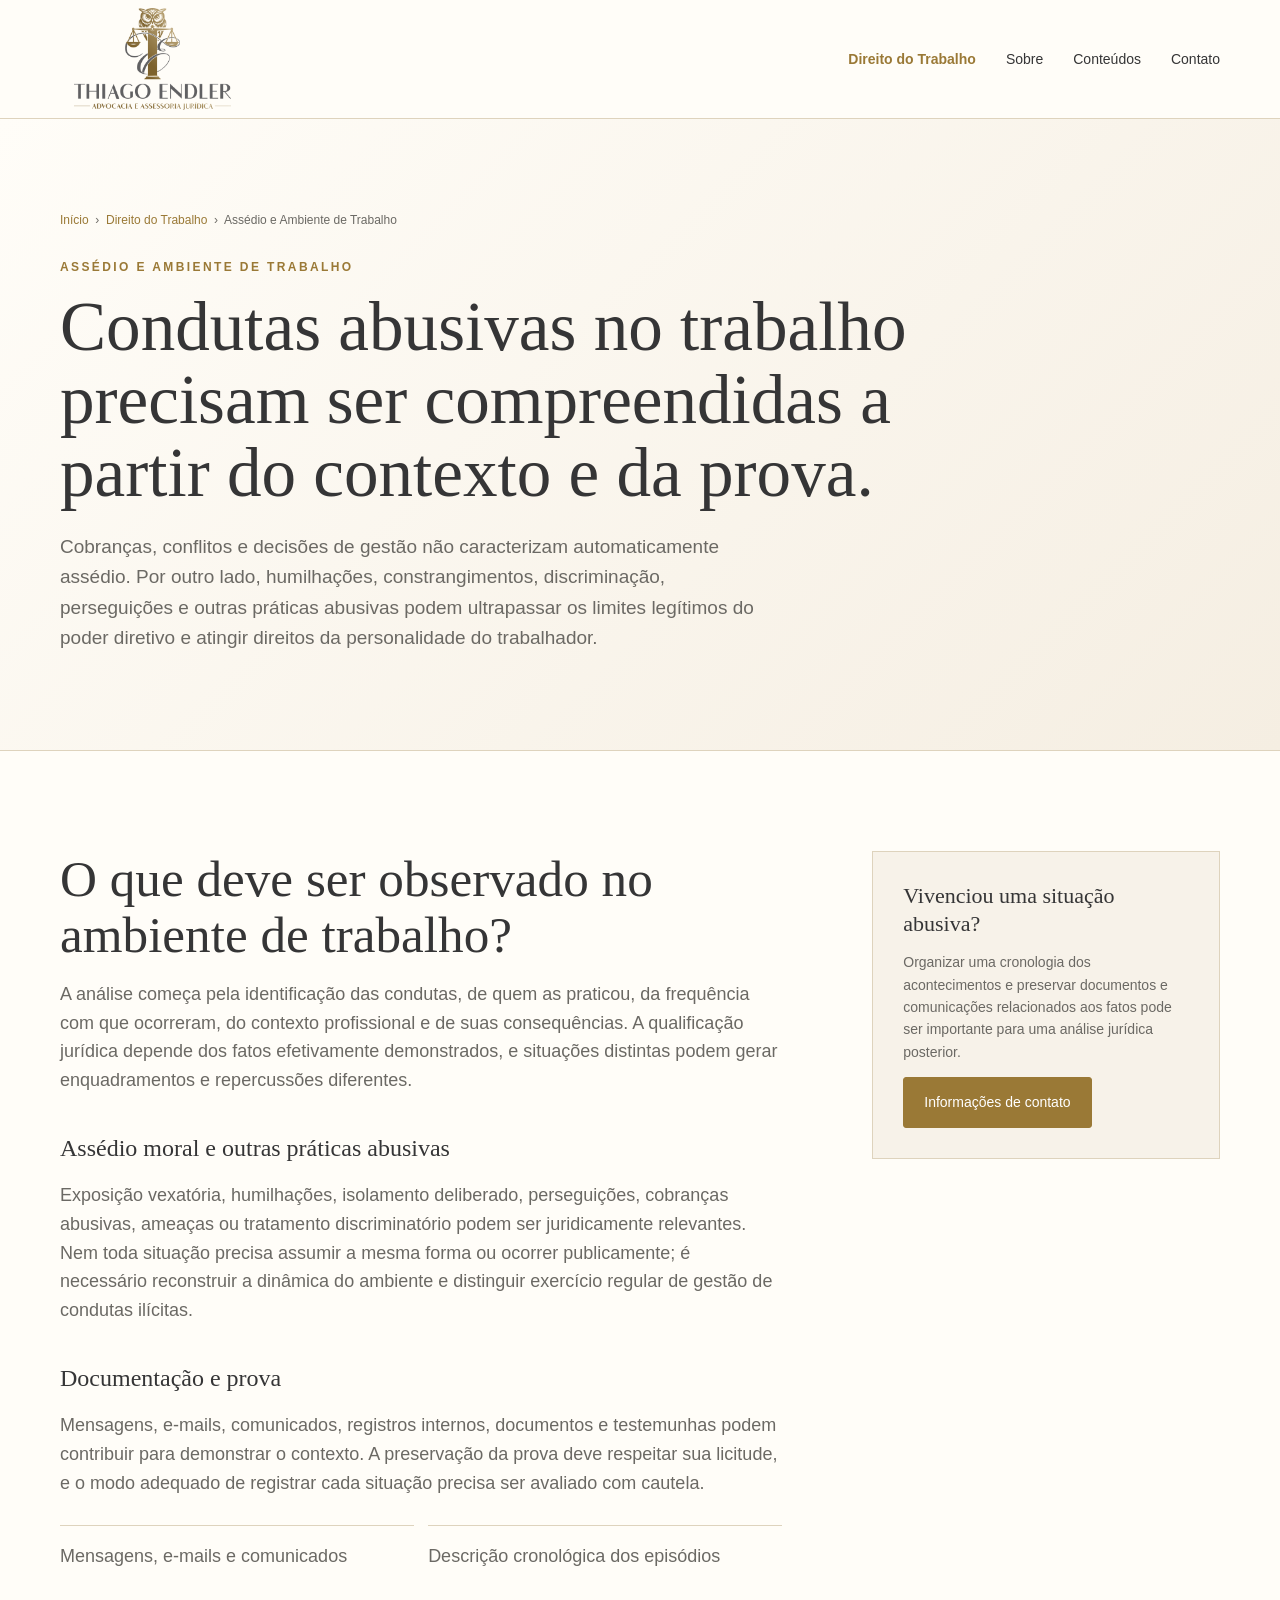
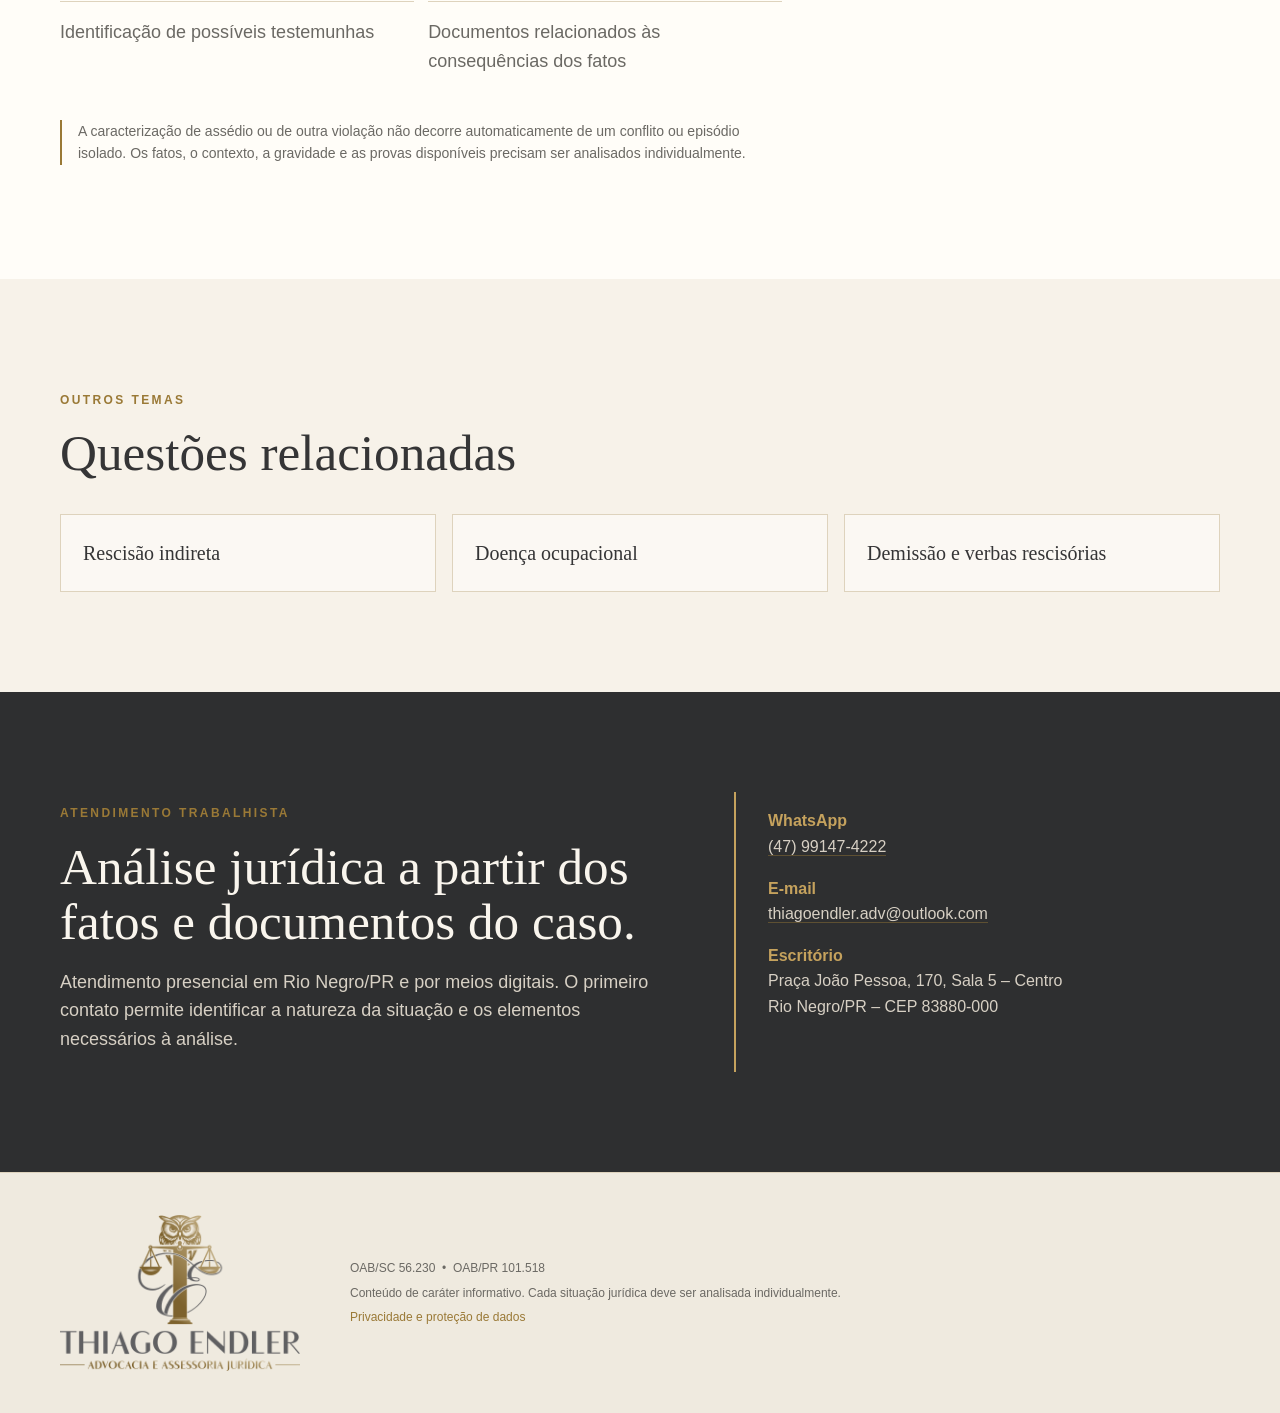
<file: assedio-ambiente-trabalho.html>
<!doctype html><html lang="pt-BR"><head><meta charset="utf-8"><meta name="viewport" content="width=device-width,initial-scale=1"><title>Assédio no ambiente de trabalho | Thiago Endler Advocacia</title><meta name="description" content="Informações sobre assédio moral, constrangimentos, discriminação, práticas abusivas, provas e violações no ambiente de trabalho."><meta name="robots" content="index,follow,max-image-preview:large"><meta name="theme-color" content="#fffdf8"><meta property="og:locale" content="pt_BR"><meta property="og:type" content="website"><meta property="og:site_name" content="Thiago Endler Advocacia e Assessoria Jurídica"><meta property="og:title" content="Assédio no ambiente de trabalho | Thiago Endler Advocacia"><meta property="og:description" content="Informações sobre assédio moral, constrangimentos, discriminação, práticas abusivas, provas e violações no ambiente de trabalho."><link rel="canonical" href="https://thiagoendler.adv.br/assedio-ambiente-trabalho.html"><meta property="og:url" content="https://thiagoendler.adv.br/assedio-ambiente-trabalho.html"><meta property="og:image" content="https://thiagoendler.adv.br/assets/logo.png"><meta name="twitter:card" content="summary_large_image"><link rel="icon" href="assets/favicon.png"><link rel="stylesheet" href="styles.css"><script src="site.js" defer></script></head><body><a class="skip-link" href="#conteudo-principal">Pular para o conteúdo</a><header class="header"><div class="container nav"><a href="index.html"><img src="assets/logo.png" class="logo" alt="Thiago Endler Advocacia e Assessoria Jurídica" width="2000" height="1304"></a><button class="menu-toggle" type="button" aria-expanded="false" aria-controls="site-menu" aria-label="Abrir menu">Menu</button><nav id="site-menu"><a class="active" href="trabalho.html">Direito do Trabalho</a><a href="index.html#sobre">Sobre</a><a href="conteudos.html">Conteúdos</a><a href="index.html#contato">Contato</a></nav></div></header><main id="conteudo-principal"><section class="detail-hero"><div class="container"><div class="breadcrumb"><a href="index.html">Início</a> &nbsp;›&nbsp; <a href="trabalho.html">Direito do Trabalho</a> &nbsp;›&nbsp; Assédio e Ambiente de Trabalho</div><p class="eyebrow">ASSÉDIO E AMBIENTE DE TRABALHO</p><h1>Condutas abusivas no trabalho precisam ser compreendidas a partir do contexto e da prova.</h1><p class="lead">Cobranças, conflitos e decisões de gestão não caracterizam automaticamente assédio. Por outro lado, humilhações, constrangimentos, discriminação, perseguições e outras práticas abusivas podem ultrapassar os limites legítimos do poder diretivo e atingir direitos da personalidade do trabalhador.</p></div></section><section class="section"><div class="container detail-grid"><div class="detail-copy"><h2>O que deve ser observado no ambiente de trabalho?</h2><p>A análise começa pela identificação das condutas, de quem as praticou, da frequência com que ocorreram, do contexto profissional e de suas consequências. A qualificação jurídica depende dos fatos efetivamente demonstrados, e situações distintas podem gerar enquadramentos e repercussões diferentes.</p><h3>Assédio moral e outras práticas abusivas</h3><p>Exposição vexatória, humilhações, isolamento deliberado, perseguições, cobranças abusivas, ameaças ou tratamento discriminatório podem ser juridicamente relevantes. Nem toda situação precisa assumir a mesma forma ou ocorrer publicamente; é necessário reconstruir a dinâmica do ambiente e distinguir exercício regular de gestão de condutas ilícitas.</p><h3>Documentação e prova</h3><p>Mensagens, e-mails, comunicados, registros internos, documentos e testemunhas podem contribuir para demonstrar o contexto. A preservação da prova deve respeitar sua licitude, e o modo adequado de registrar cada situação precisa ser avaliado com cautela.</p><div class="checklist"><div>Mensagens, e-mails e comunicados</div><div>Descrição cronológica dos episódios</div><div>Identificação de possíveis testemunhas</div><div>Documentos relacionados às consequências dos fatos</div></div><p class="note">A caracterização de assédio ou de outra violação não decorre automaticamente de um conflito ou episódio isolado. Os fatos, o contexto, a gravidade e as provas disponíveis precisam ser analisados individualmente.</p></div><aside class="side-card"><h3>Vivenciou uma situação abusiva?</h3><p>Organizar uma cronologia dos acontecimentos e preservar documentos e comunicações relacionados aos fatos pode ser importante para uma análise jurídica posterior.</p><a class="btn primary" href="index.html#contato">Informações de contato</a></aside></div></section><section class="section soft"><div class="container"><p class="eyebrow">OUTROS TEMAS</p><h2>Questões relacionadas</h2><div class="related-links"><a href="rescisao-indireta.html">Rescisão indireta</a><a href="doenca-ocupacional.html">Doença ocupacional</a><a href="demissao-verbas-rescisorias.html">Demissão e verbas rescisórias</a></div></div></section><section class="section dark"><div class="container contact"><div><p class="eyebrow">ATENDIMENTO TRABALHISTA</p><h2>Análise jurídica a partir dos fatos e documentos do caso.</h2><p class="intro">Atendimento presencial em Rio Negro/PR e por meios digitais. O primeiro contato permite identificar a natureza da situação e os elementos necessários à análise.</p></div><div class="contact-box light"><p><strong>WhatsApp</strong><br><a class="contact-link" href="https://wa.me/5547991474222" target="_blank" rel="noopener noreferrer">(47) 99147-4222</a></p><p><strong>E-mail</strong><br><a class="contact-link" href="mailto:thiagoendler.adv@outlook.com">thiagoendler.adv@outlook.com</a></p><p><strong>Escritório</strong><br>Praça João Pessoa, 170, Sala 5 – Centro<br>Rio Negro/PR – CEP 83880-000</p></div></div></section></main><footer><div class="container footer"><img src="assets/logo.png" alt="Thiago Endler" width="2000" height="1304" loading="lazy"><div><p>OAB/SC 56.230 &nbsp;•&nbsp; OAB/PR 101.518</p><p>Conteúdo de caráter informativo. Cada situação jurídica deve ser analisada individualmente.</p><p><a class="footer-link" href="privacidade.html">Privacidade e proteção de dados</a></p></div></div></footer></body></html>
</file>
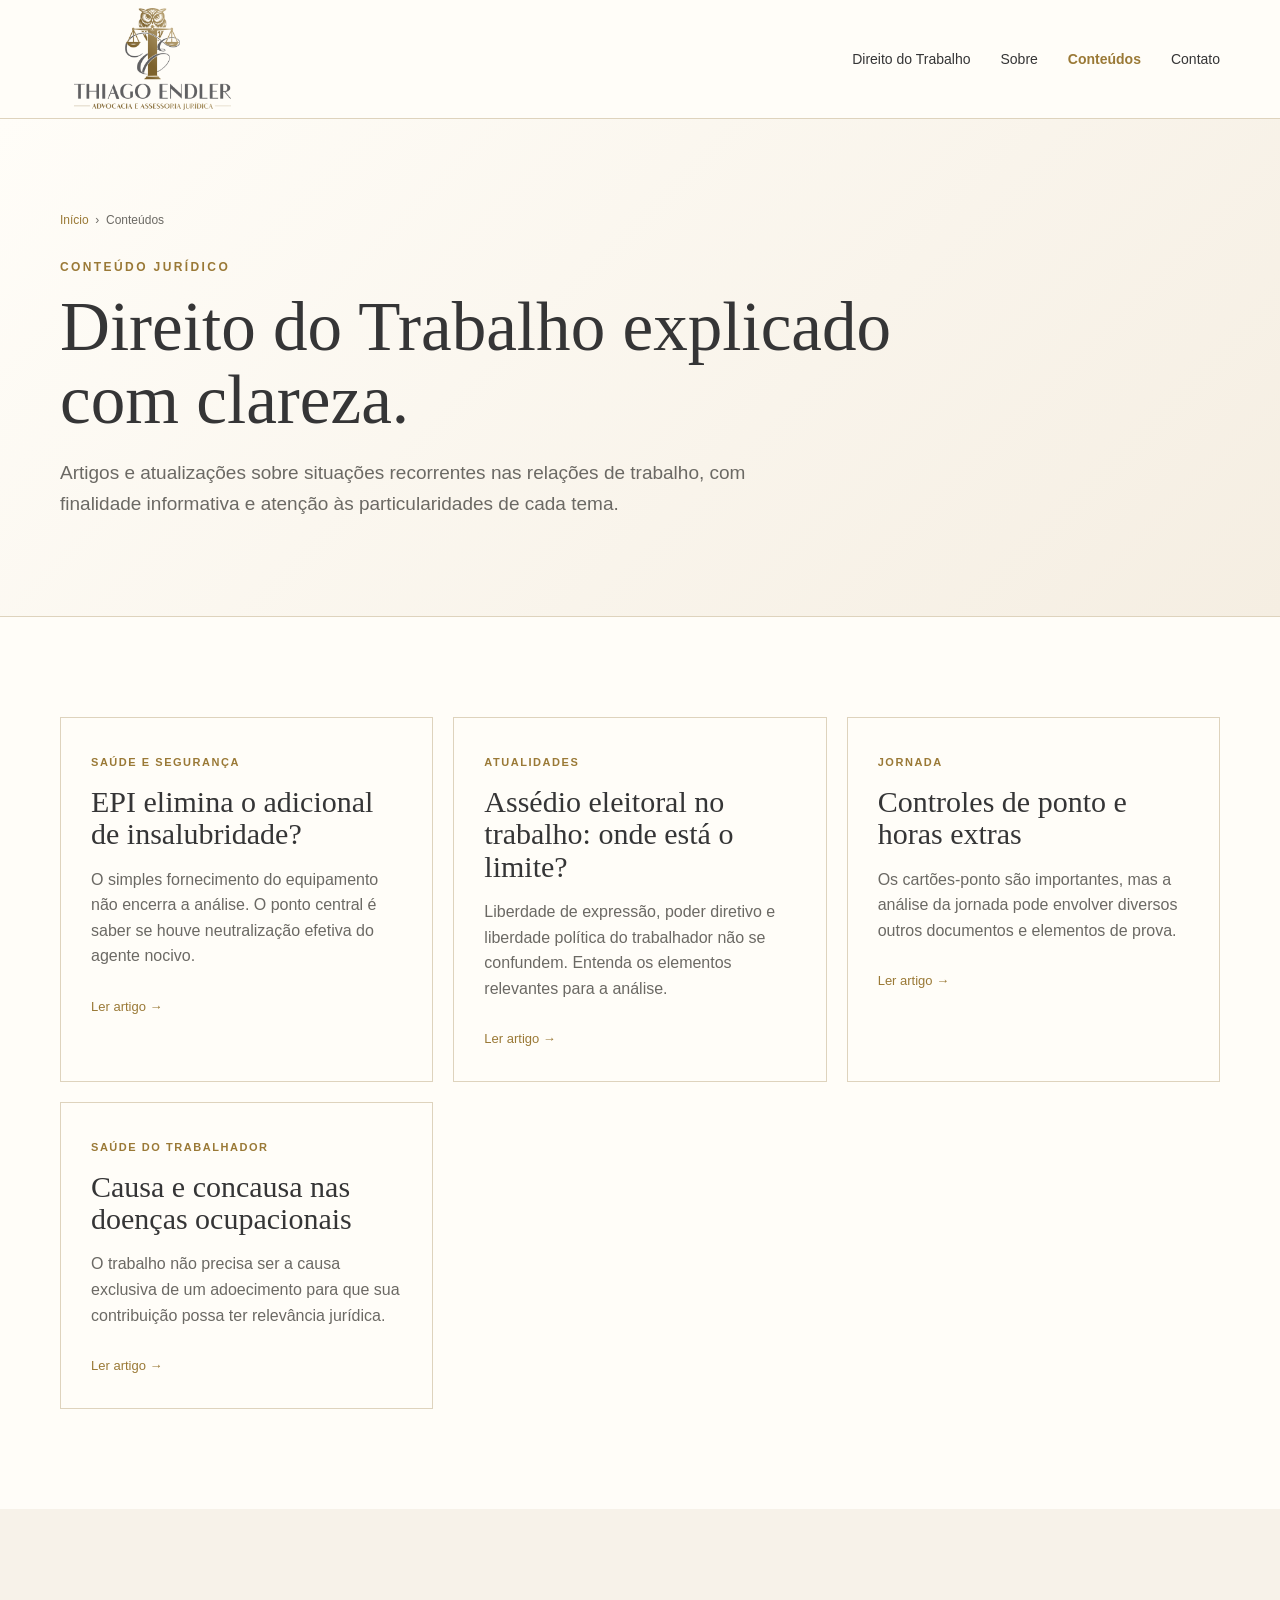
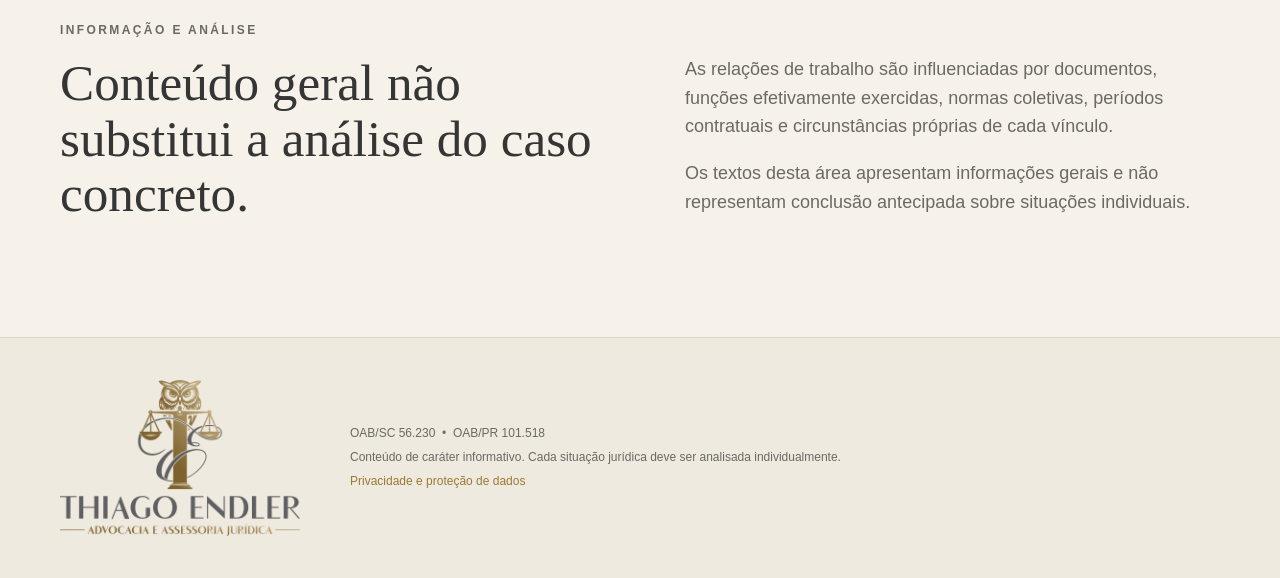
<file: conteudos.html>
<!doctype html><html lang="pt-BR"><head><meta charset="utf-8"><meta name="viewport" content="width=device-width,initial-scale=1"><title>Conteúdos trabalhistas | Thiago Endler Advocacia</title><meta name="description" content="Artigos e informações sobre Direito do Trabalho, relações de emprego, jornada, saúde do trabalhador e temas trabalhistas."><meta name="robots" content="index,follow,max-image-preview:large"><meta name="theme-color" content="#fffdf8"><meta property="og:locale" content="pt_BR"><meta property="og:type" content="website"><meta property="og:site_name" content="Thiago Endler Advocacia e Assessoria Jurídica"><meta property="og:title" content="Conteúdos trabalhistas | Thiago Endler Advocacia"><meta property="og:description" content="Artigos e informações sobre Direito do Trabalho, relações de emprego, jornada, saúde do trabalhador e temas trabalhistas."><link rel="canonical" href="https://thiagoendler.adv.br/conteudos.html"><meta property="og:url" content="https://thiagoendler.adv.br/conteudos.html"><meta property="og:image" content="https://thiagoendler.adv.br/assets/logo.png"><meta name="twitter:card" content="summary_large_image"><link rel="icon" href="assets/favicon.png"><link rel="stylesheet" href="styles.css"><script src="site.js" defer></script></head><body><a class="skip-link" href="#conteudo-principal">Pular para o conteúdo</a><header class="header"><div class="container nav"><a href="index.html"><img src="assets/logo.png" class="logo" alt="Thiago Endler Advocacia e Assessoria Jurídica" width="2000" height="1304"></a><button class="menu-toggle" type="button" aria-expanded="false" aria-controls="site-menu" aria-label="Abrir menu">Menu</button><nav id="site-menu"><a href="trabalho.html">Direito do Trabalho</a><a href="index.html#sobre">Sobre</a><a class="active" href="conteudos.html">Conteúdos</a><a href="index.html#contato">Contato</a></nav></div></header><main id="conteudo-principal"><section class="detail-hero"><div class="container"><div class="breadcrumb"><a href="index.html">Início</a> &nbsp;›&nbsp; Conteúdos</div><p class="eyebrow">CONTEÚDO JURÍDICO</p><h1>Direito do Trabalho explicado com clareza.</h1><p class="lead">Artigos e atualizações sobre situações recorrentes nas relações de trabalho, com finalidade informativa e atenção às particularidades de cada tema.</p></div></section><section class="section"><div class="container"><div class="content-grid"><article class="content-card"><span>SAÚDE E SEGURANÇA</span><h2><a href="artigo-epi-insalubridade.html">EPI elimina o adicional de insalubridade?</a></h2><p>O simples fornecimento do equipamento não encerra a análise. O ponto central é saber se houve neutralização efetiva do agente nocivo.</p><a class="read-more" href="artigo-epi-insalubridade.html">Ler artigo →</a></article><article class="content-card"><span>ATUALIDADES</span><h2><a href="artigo-assedio-eleitoral.html">Assédio eleitoral no trabalho: onde está o limite?</a></h2><p>Liberdade de expressão, poder diretivo e liberdade política do trabalhador não se confundem. Entenda os elementos relevantes para a análise.</p><a class="read-more" href="artigo-assedio-eleitoral.html">Ler artigo →</a></article><article class="content-card"><span>JORNADA</span><h2><a href="artigo-controle-ponto-horas-extras.html">Controles de ponto e horas extras</a></h2><p>Os cartões-ponto são importantes, mas a análise da jornada pode envolver diversos outros documentos e elementos de prova.</p><a class="read-more" href="artigo-controle-ponto-horas-extras.html">Ler artigo →</a></article><article class="content-card"><span>SAÚDE DO TRABALHADOR</span><h2><a href="artigo-concausa-doenca-ocupacional.html">Causa e concausa nas doenças ocupacionais</a></h2><p>O trabalho não precisa ser a causa exclusiva de um adoecimento para que sua contribuição possa ter relevância jurídica.</p><a class="read-more" href="artigo-concausa-doenca-ocupacional.html">Ler artigo →</a></article></div></div></section><section class="section soft"><div class="container split"><div><p class="eyebrow">INFORMAÇÃO E ANÁLISE</p><h2>Conteúdo geral não substitui a análise do caso concreto.</h2></div><div><p>As relações de trabalho são influenciadas por documentos, funções efetivamente exercidas, normas coletivas, períodos contratuais e circunstâncias próprias de cada vínculo.</p><p>Os textos desta área apresentam informações gerais e não representam conclusão antecipada sobre situações individuais.</p></div></div></section></main><footer><div class="container footer"><img src="assets/logo.png" alt="Thiago Endler" width="2000" height="1304" loading="lazy"><div><p>OAB/SC 56.230 &nbsp;•&nbsp; OAB/PR 101.518</p><p>Conteúdo de caráter informativo. Cada situação jurídica deve ser analisada individualmente.</p><p><a class="footer-link" href="privacidade.html">Privacidade e proteção de dados</a></p></div></div></footer></body></html>
</file>
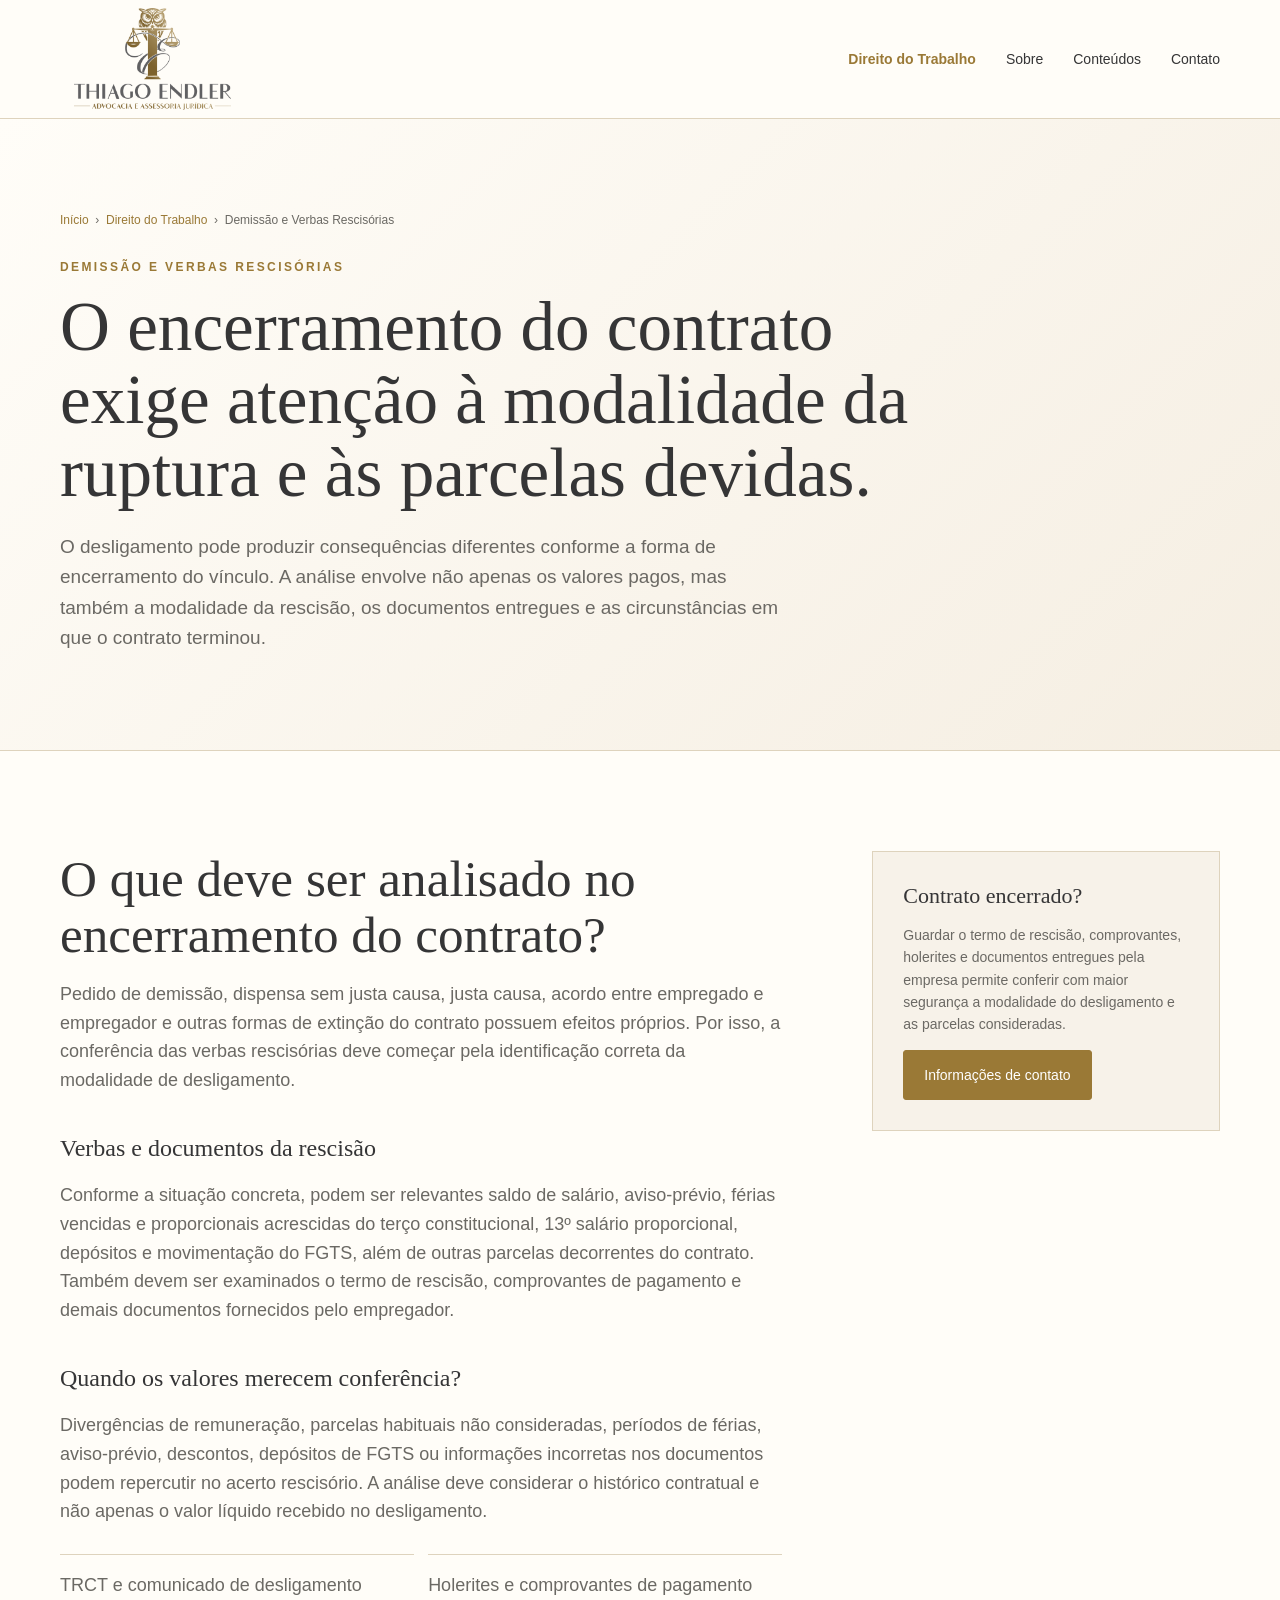
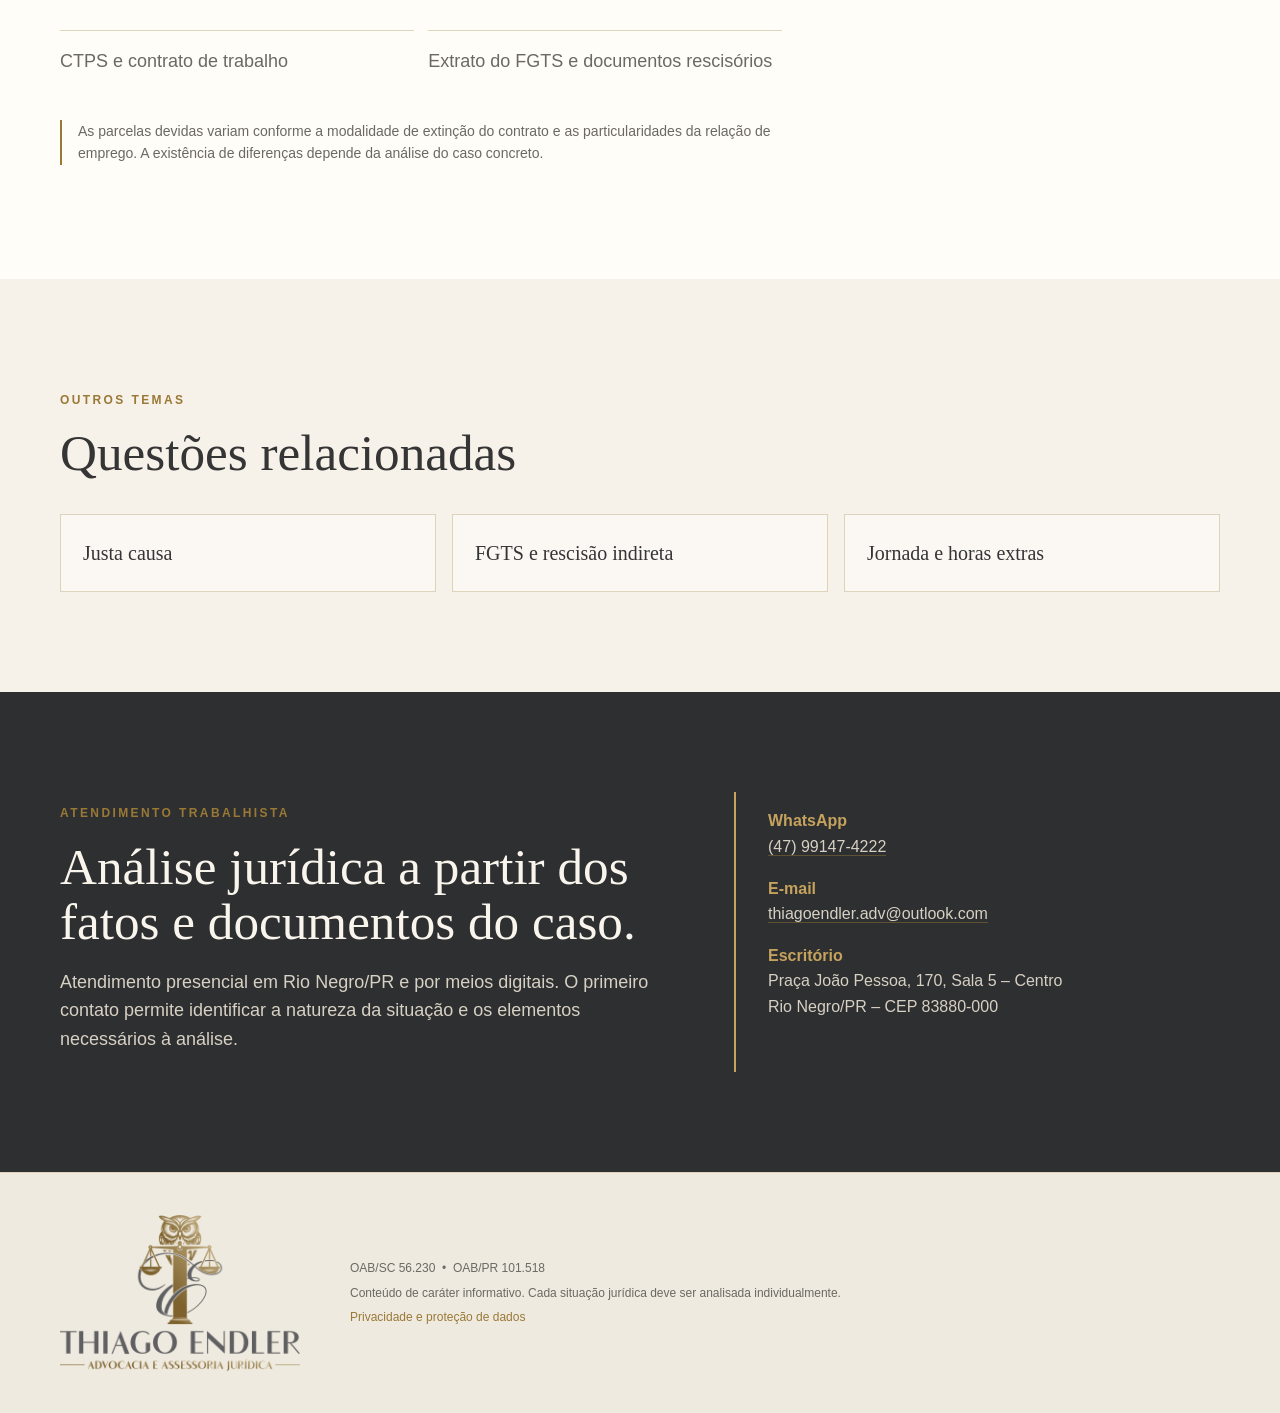
<file: demissao-verbas-rescisorias.html>
<!doctype html><html lang="pt-BR"><head><meta charset="utf-8"><meta name="viewport" content="width=device-width,initial-scale=1"><title>Demissão e verbas rescisórias | Thiago Endler Advocacia</title><meta name="description" content="Informações sobre demissão, modalidades de desligamento, verbas rescisórias, documentos e análise do encerramento do contrato de trabalho."><meta name="robots" content="index,follow,max-image-preview:large"><meta name="theme-color" content="#fffdf8"><meta property="og:locale" content="pt_BR"><meta property="og:type" content="website"><meta property="og:site_name" content="Thiago Endler Advocacia e Assessoria Jurídica"><meta property="og:title" content="Demissão e verbas rescisórias | Thiago Endler Advocacia"><meta property="og:description" content="Informações sobre demissão, modalidades de desligamento, verbas rescisórias, documentos e análise do encerramento do contrato de trabalho."><link rel="canonical" href="https://thiagoendler.adv.br/demissao-verbas-rescisorias.html"><meta property="og:url" content="https://thiagoendler.adv.br/demissao-verbas-rescisorias.html"><meta property="og:image" content="https://thiagoendler.adv.br/assets/logo.png"><meta name="twitter:card" content="summary_large_image"><link rel="icon" href="assets/favicon.png"><link rel="stylesheet" href="styles.css"><script src="site.js" defer></script></head><body><a class="skip-link" href="#conteudo-principal">Pular para o conteúdo</a><header class="header"><div class="container nav"><a href="index.html"><img src="assets/logo.png" class="logo" alt="Thiago Endler Advocacia e Assessoria Jurídica" width="2000" height="1304"></a><button class="menu-toggle" type="button" aria-expanded="false" aria-controls="site-menu" aria-label="Abrir menu">Menu</button><nav id="site-menu"><a class="active" href="trabalho.html">Direito do Trabalho</a><a href="index.html#sobre">Sobre</a><a href="conteudos.html">Conteúdos</a><a href="index.html#contato">Contato</a></nav></div></header><main id="conteudo-principal"><section class="detail-hero"><div class="container"><div class="breadcrumb"><a href="index.html">Início</a> &nbsp;›&nbsp; <a href="trabalho.html">Direito do Trabalho</a> &nbsp;›&nbsp; Demissão e Verbas Rescisórias</div><p class="eyebrow">DEMISSÃO E VERBAS RESCISÓRIAS</p><h1>O encerramento do contrato exige atenção à modalidade da ruptura e às parcelas devidas.</h1><p class="lead">O desligamento pode produzir consequências diferentes conforme a forma de encerramento do vínculo. A análise envolve não apenas os valores pagos, mas também a modalidade da rescisão, os documentos entregues e as circunstâncias em que o contrato terminou.</p></div></section><section class="section"><div class="container detail-grid"><div class="detail-copy"><h2>O que deve ser analisado no encerramento do contrato?</h2><p>Pedido de demissão, dispensa sem justa causa, justa causa, acordo entre empregado e empregador e outras formas de extinção do contrato possuem efeitos próprios. Por isso, a conferência das verbas rescisórias deve começar pela identificação correta da modalidade de desligamento.</p><h3>Verbas e documentos da rescisão</h3><p>Conforme a situação concreta, podem ser relevantes saldo de salário, aviso-prévio, férias vencidas e proporcionais acrescidas do terço constitucional, 13º salário proporcional, depósitos e movimentação do FGTS, além de outras parcelas decorrentes do contrato. Também devem ser examinados o termo de rescisão, comprovantes de pagamento e demais documentos fornecidos pelo empregador.</p><h3>Quando os valores merecem conferência?</h3><p>Divergências de remuneração, parcelas habituais não consideradas, períodos de férias, aviso-prévio, descontos, depósitos de FGTS ou informações incorretas nos documentos podem repercutir no acerto rescisório. A análise deve considerar o histórico contratual e não apenas o valor líquido recebido no desligamento.</p><div class="checklist"><div>TRCT e comunicado de desligamento</div><div>Holerites e comprovantes de pagamento</div><div>CTPS e contrato de trabalho</div><div>Extrato do FGTS e documentos rescisórios</div></div><p class="note">As parcelas devidas variam conforme a modalidade de extinção do contrato e as particularidades da relação de emprego. A existência de diferenças depende da análise do caso concreto.</p></div><aside class="side-card"><h3>Contrato encerrado?</h3><p>Guardar o termo de rescisão, comprovantes, holerites e documentos entregues pela empresa permite conferir com maior segurança a modalidade do desligamento e as parcelas consideradas.</p><a class="btn primary" href="index.html#contato">Informações de contato</a></aside></div></section><section class="section soft"><div class="container"><p class="eyebrow">OUTROS TEMAS</p><h2>Questões relacionadas</h2><div class="related-links"><a href="justa-causa.html">Justa causa</a><a href="rescisao-indireta.html">FGTS e rescisão indireta</a><a href="horas-extras.html">Jornada e horas extras</a></div></div></section><section class="section dark"><div class="container contact"><div><p class="eyebrow">ATENDIMENTO TRABALHISTA</p><h2>Análise jurídica a partir dos fatos e documentos do caso.</h2><p class="intro">Atendimento presencial em Rio Negro/PR e por meios digitais. O primeiro contato permite identificar a natureza da situação e os elementos necessários à análise.</p></div><div class="contact-box light"><p><strong>WhatsApp</strong><br><a class="contact-link" href="https://wa.me/5547991474222" target="_blank" rel="noopener noreferrer">(47) 99147-4222</a></p><p><strong>E-mail</strong><br><a class="contact-link" href="mailto:thiagoendler.adv@outlook.com">thiagoendler.adv@outlook.com</a></p><p><strong>Escritório</strong><br>Praça João Pessoa, 170, Sala 5 – Centro<br>Rio Negro/PR – CEP 83880-000</p></div></div></section></main><footer><div class="container footer"><img src="assets/logo.png" alt="Thiago Endler" width="2000" height="1304" loading="lazy"><div><p>OAB/SC 56.230 &nbsp;•&nbsp; OAB/PR 101.518</p><p>Conteúdo de caráter informativo. Cada situação jurídica deve ser analisada individualmente.</p><p><a class="footer-link" href="privacidade.html">Privacidade e proteção de dados</a></p></div></div></footer></body></html>
</file>
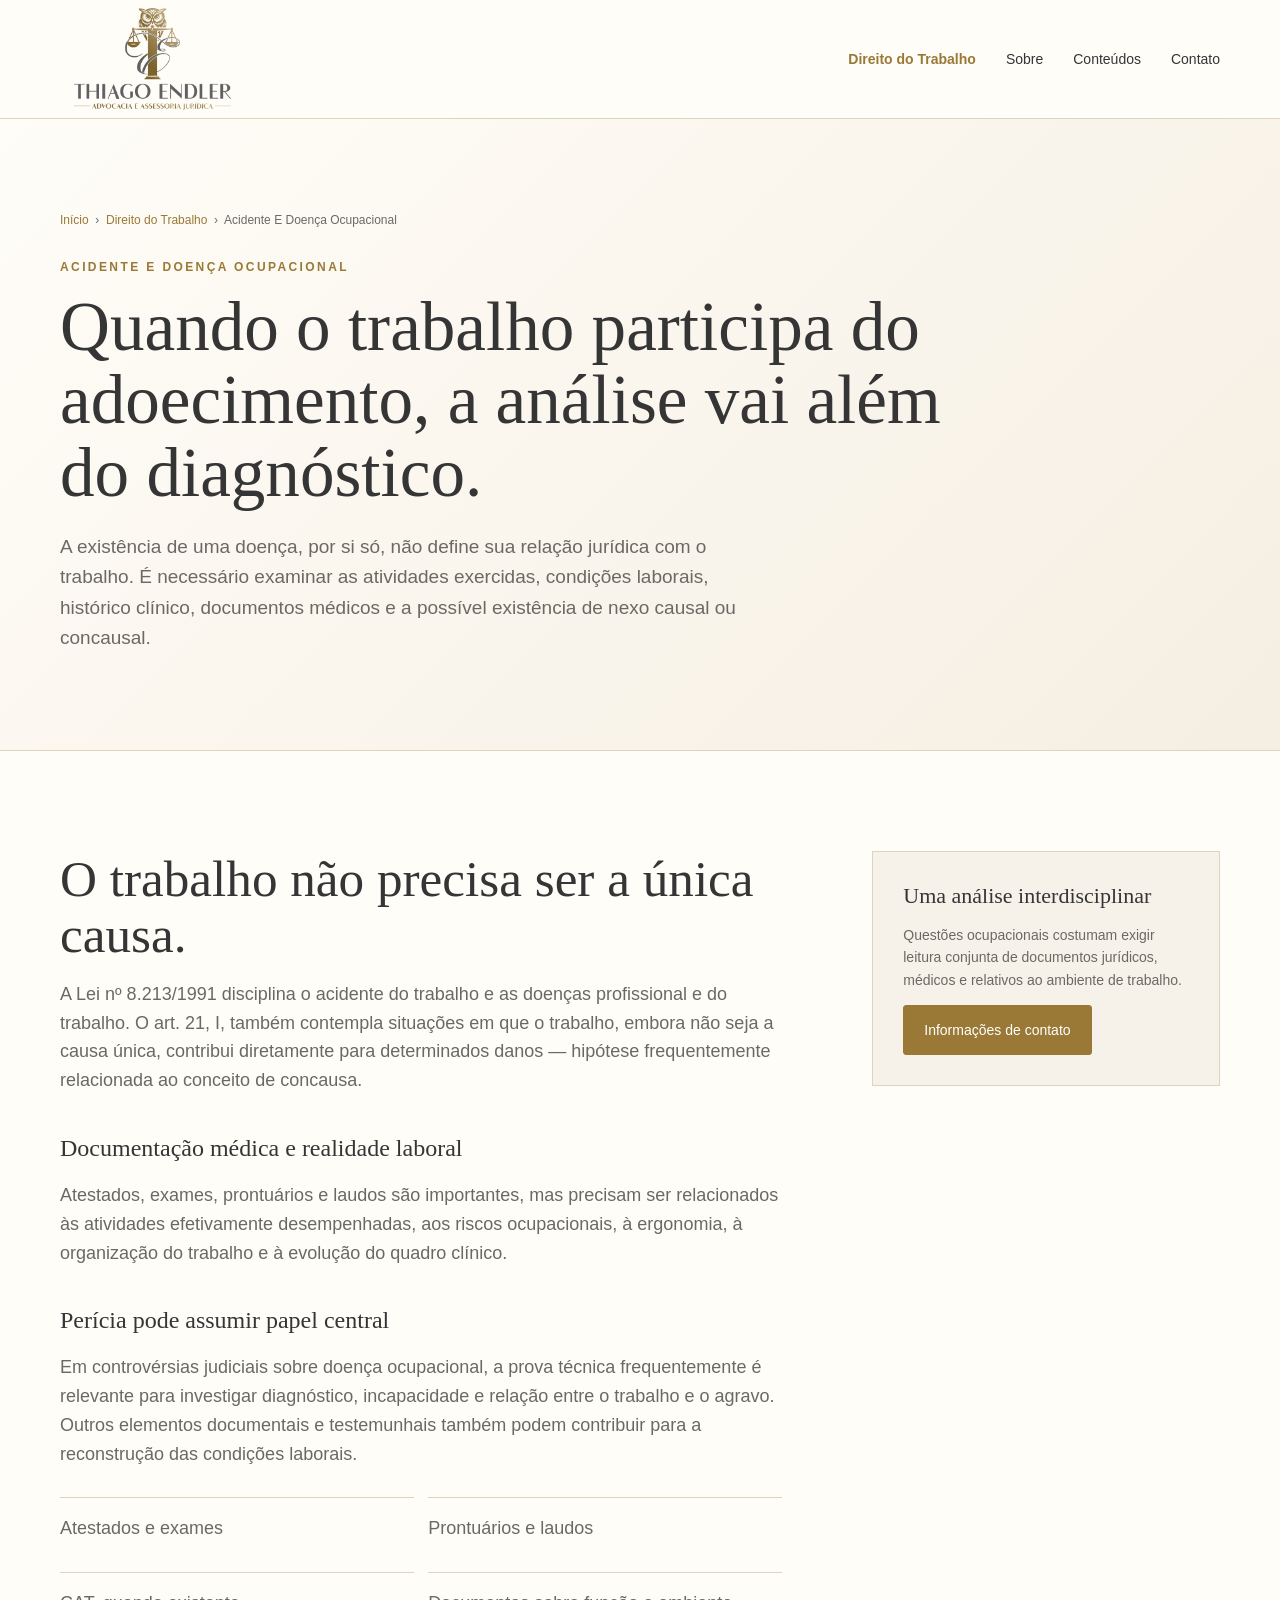
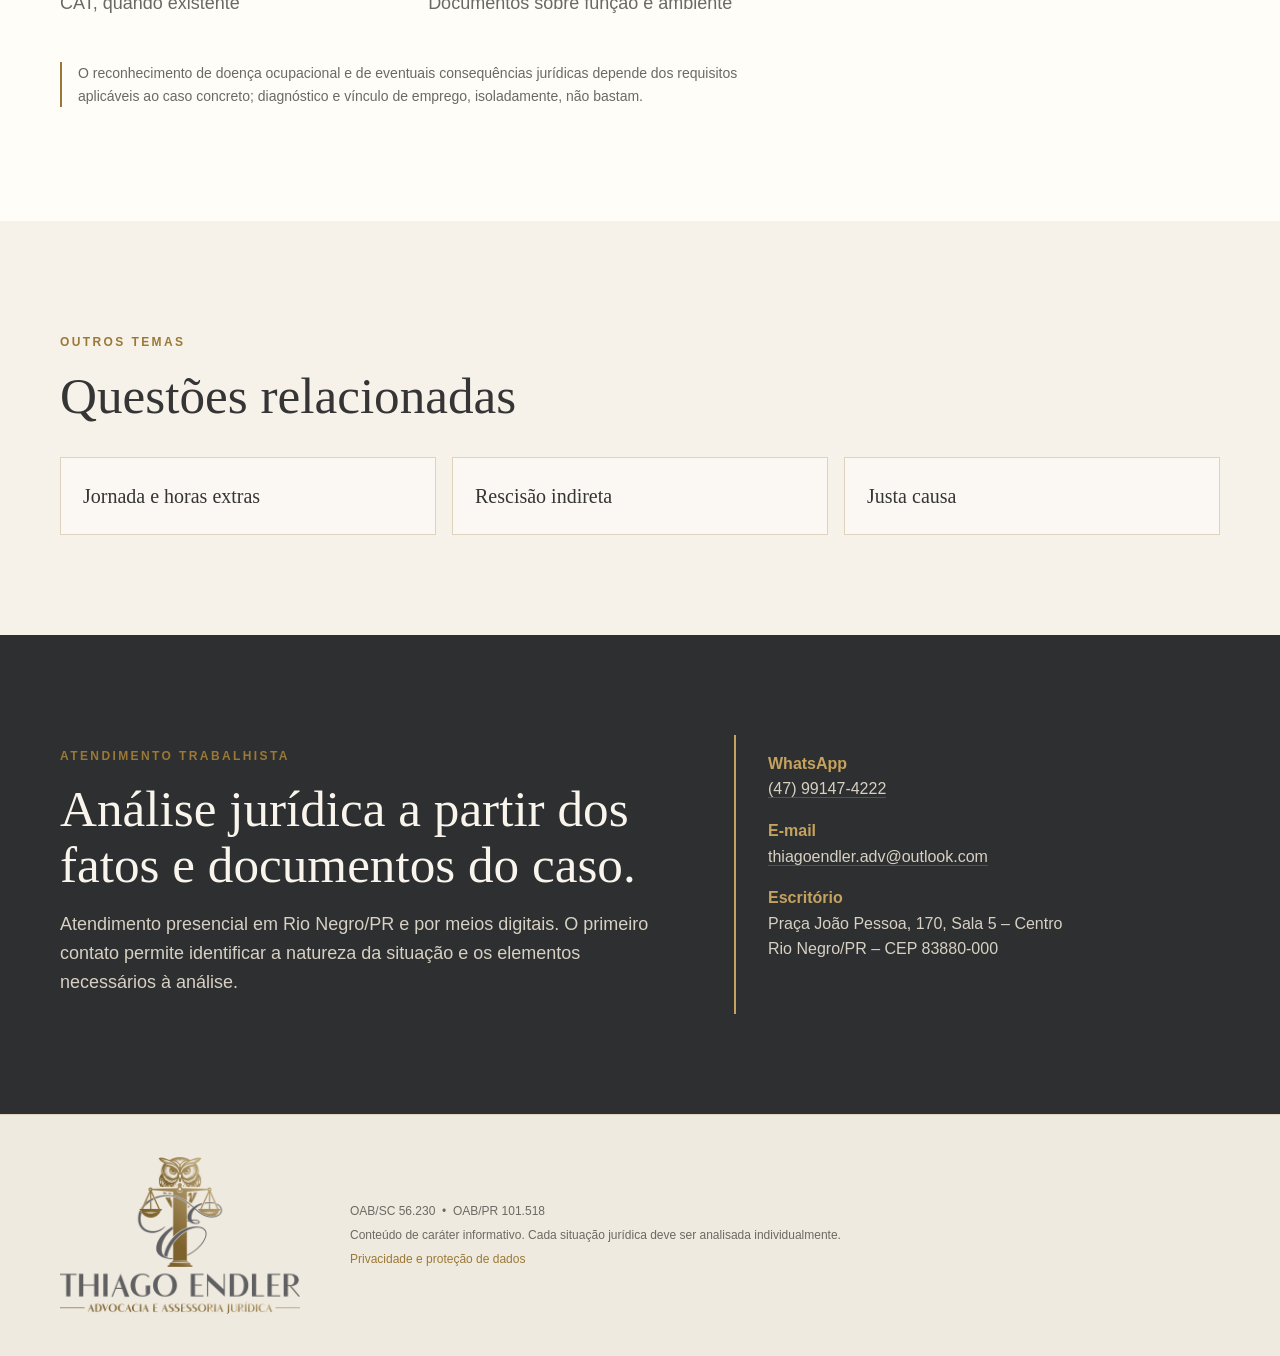
<file: doenca-ocupacional.html>
<!doctype html><html lang="pt-BR"><head><meta charset="utf-8"><meta name="viewport" content="width=device-width,initial-scale=1"><title>Doença ocupacional e acidente | Thiago Endler Advocacia</title><meta name="description" content="Informações sobre acidente de trabalho, doença ocupacional, nexo causal e concausal, documentação médica e condições laborais."><meta name="robots" content="index,follow,max-image-preview:large"><meta name="theme-color" content="#fffdf8"><meta property="og:locale" content="pt_BR"><meta property="og:type" content="website"><meta property="og:site_name" content="Thiago Endler Advocacia e Assessoria Jurídica"><meta property="og:title" content="Doença ocupacional e acidente | Thiago Endler Advocacia"><meta property="og:description" content="Informações sobre acidente de trabalho, doença ocupacional, nexo causal e concausal, documentação médica e condições laborais."><link rel="canonical" href="https://thiagoendler.adv.br/doenca-ocupacional.html"><meta property="og:url" content="https://thiagoendler.adv.br/doenca-ocupacional.html"><meta property="og:image" content="https://thiagoendler.adv.br/assets/logo.png"><meta name="twitter:card" content="summary_large_image"><link rel="icon" href="assets/favicon.png"><link rel="stylesheet" href="styles.css"><script src="site.js" defer></script></head><body><a class="skip-link" href="#conteudo-principal">Pular para o conteúdo</a><header class="header"><div class="container nav"><a href="index.html"><img src="assets/logo.png" class="logo" alt="Thiago Endler Advocacia e Assessoria Jurídica" width="2000" height="1304"></a><button class="menu-toggle" type="button" aria-expanded="false" aria-controls="site-menu" aria-label="Abrir menu">Menu</button><nav id="site-menu"><a class="active" href="trabalho.html">Direito do Trabalho</a><a href="index.html#sobre">Sobre</a><a href="conteudos.html">Conteúdos</a><a href="index.html#contato">Contato</a></nav></div></header><main id="conteudo-principal"><section class="detail-hero"><div class="container"><div class="breadcrumb"><a href="index.html">Início</a> &nbsp;›&nbsp; <a href="trabalho.html">Direito do Trabalho</a> &nbsp;›&nbsp; Acidente E Doença Ocupacional</div><p class="eyebrow">ACIDENTE E DOENÇA OCUPACIONAL</p><h1>Quando o trabalho participa do adoecimento, a análise vai além do diagnóstico.</h1><p class="lead">A existência de uma doença, por si só, não define sua relação jurídica com o trabalho. É necessário examinar as atividades exercidas, condições laborais, histórico clínico, documentos médicos e a possível existência de nexo causal ou concausal.</p></div></section><section class="section"><div class="container detail-grid"><div class="detail-copy"><h2>O trabalho não precisa ser a única causa.</h2><p>A Lei nº 8.213/1991 disciplina o acidente do trabalho e as doenças profissional e do trabalho. O art. 21, I, também contempla situações em que o trabalho, embora não seja a causa única, contribui diretamente para determinados danos — hipótese frequentemente relacionada ao conceito de concausa.</p><h3>Documentação médica e realidade laboral</h3><p>Atestados, exames, prontuários e laudos são importantes, mas precisam ser relacionados às atividades efetivamente desempenhadas, aos riscos ocupacionais, à ergonomia, à organização do trabalho e à evolução do quadro clínico.</p><h3>Perícia pode assumir papel central</h3><p>Em controvérsias judiciais sobre doença ocupacional, a prova técnica frequentemente é relevante para investigar diagnóstico, incapacidade e relação entre o trabalho e o agravo. Outros elementos documentais e testemunhais também podem contribuir para a reconstrução das condições laborais.</p><div class="checklist"><div>Atestados e exames</div><div>Prontuários e laudos</div><div>CAT, quando existente</div><div>Documentos sobre função e ambiente</div></div><p class="note">O reconhecimento de doença ocupacional e de eventuais consequências jurídicas depende dos requisitos aplicáveis ao caso concreto; diagnóstico e vínculo de emprego, isoladamente, não bastam.</p></div><aside class="side-card"><h3>Uma análise interdisciplinar</h3><p>Questões ocupacionais costumam exigir leitura conjunta de documentos jurídicos, médicos e relativos ao ambiente de trabalho.</p><a class="btn primary" href="index.html#contato">Informações de contato</a></aside></div></section><section class="section soft"><div class="container"><p class="eyebrow">OUTROS TEMAS</p><h2>Questões relacionadas</h2><div class="related-links"><a href="horas-extras.html">Jornada e horas extras</a><a href="rescisao-indireta.html">Rescisão indireta</a><a href="justa-causa.html">Justa causa</a></div></div></section><section class="section dark"><div class="container contact"><div><p class="eyebrow">ATENDIMENTO TRABALHISTA</p><h2>Análise jurídica a partir dos fatos e documentos do caso.</h2><p class="intro">Atendimento presencial em Rio Negro/PR e por meios digitais. O primeiro contato permite identificar a natureza da situação e os elementos necessários à análise.</p></div><div class="contact-box light"><p><strong>WhatsApp</strong><br><a class="contact-link" href="https://wa.me/5547991474222" target="_blank" rel="noopener noreferrer">(47) 99147-4222</a></p><p><strong>E-mail</strong><br><a class="contact-link" href="mailto:thiagoendler.adv@outlook.com">thiagoendler.adv@outlook.com</a></p><p><strong>Escritório</strong><br>Praça João Pessoa, 170, Sala 5 – Centro<br>Rio Negro/PR – CEP 83880-000</p></div></div></section></main><footer><div class="container footer"><img src="assets/logo.png" alt="Thiago Endler" width="2000" height="1304" loading="lazy"><div><p>OAB/SC 56.230 &nbsp;•&nbsp; OAB/PR 101.518</p><p>Conteúdo de caráter informativo. Cada situação jurídica deve ser analisada individualmente.</p><p><a class="footer-link" href="privacidade.html">Privacidade e proteção de dados</a></p></div></div></footer></body></html>
</file>
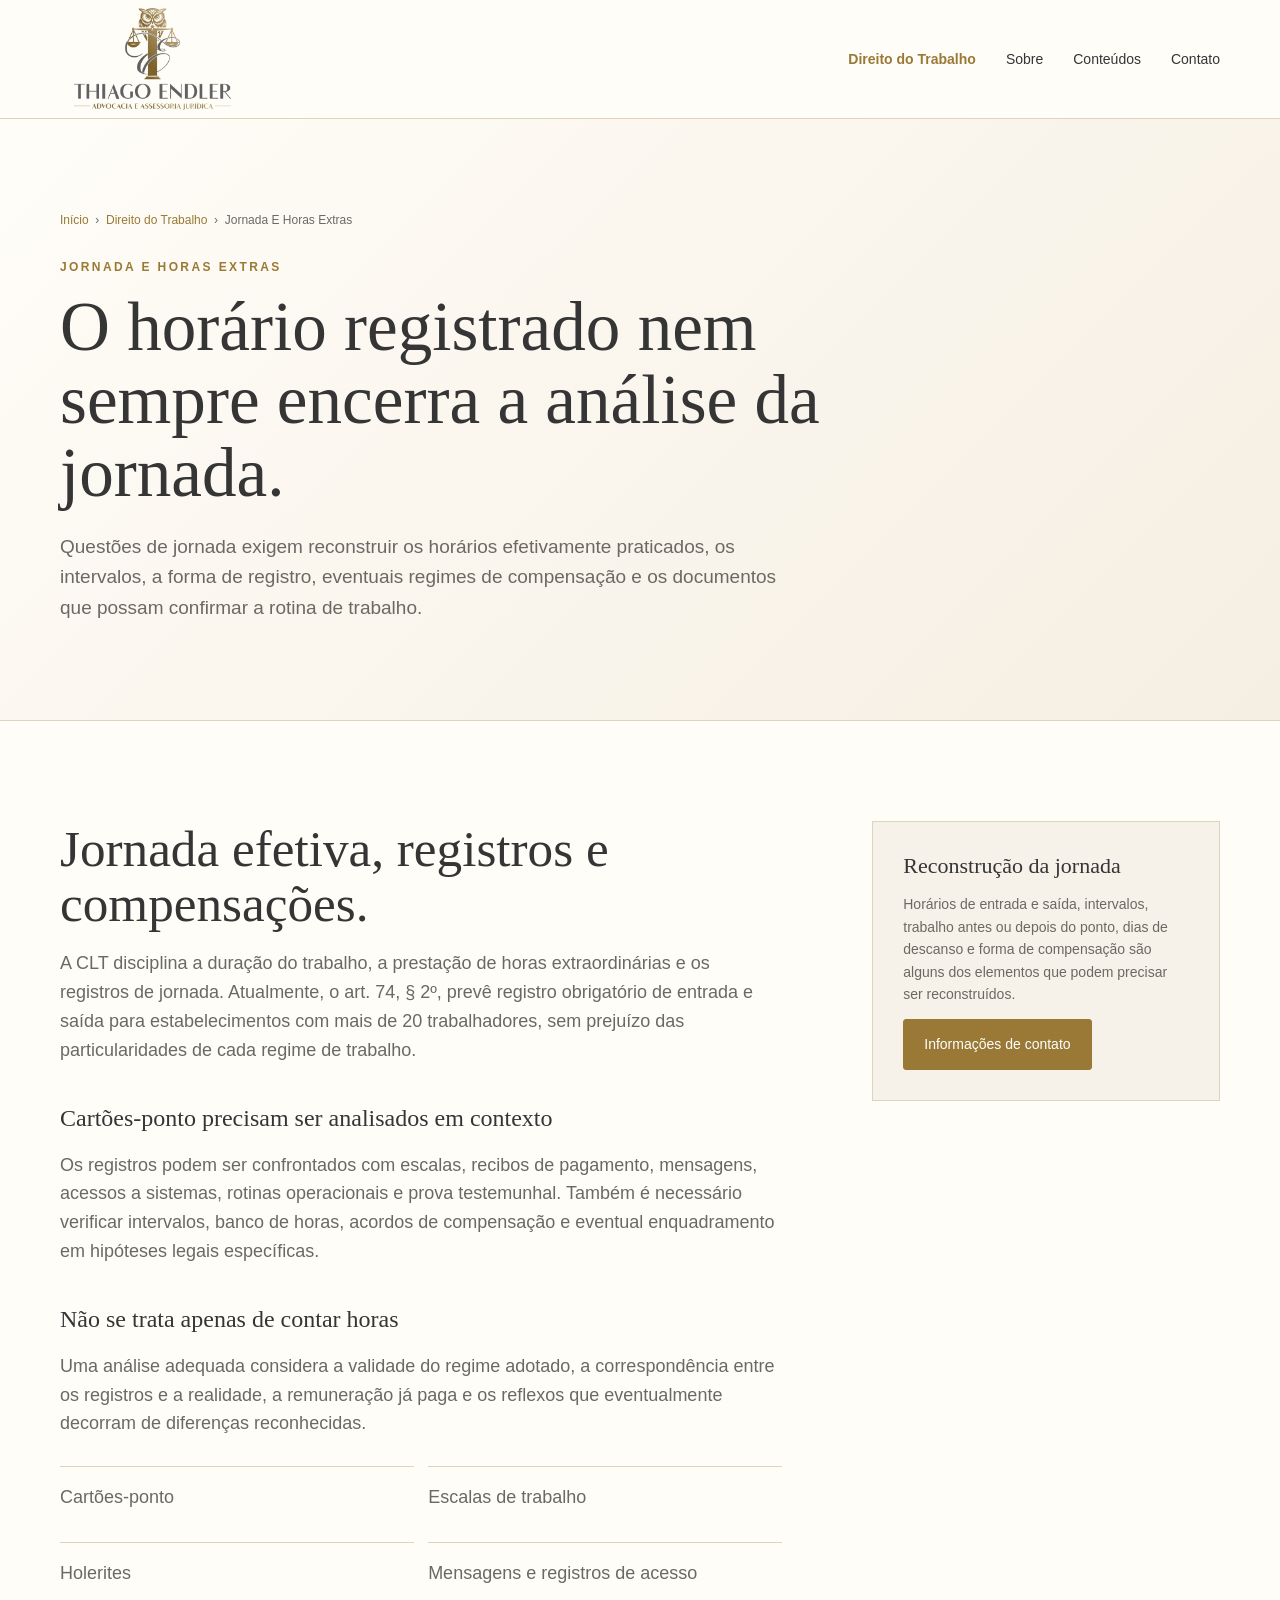
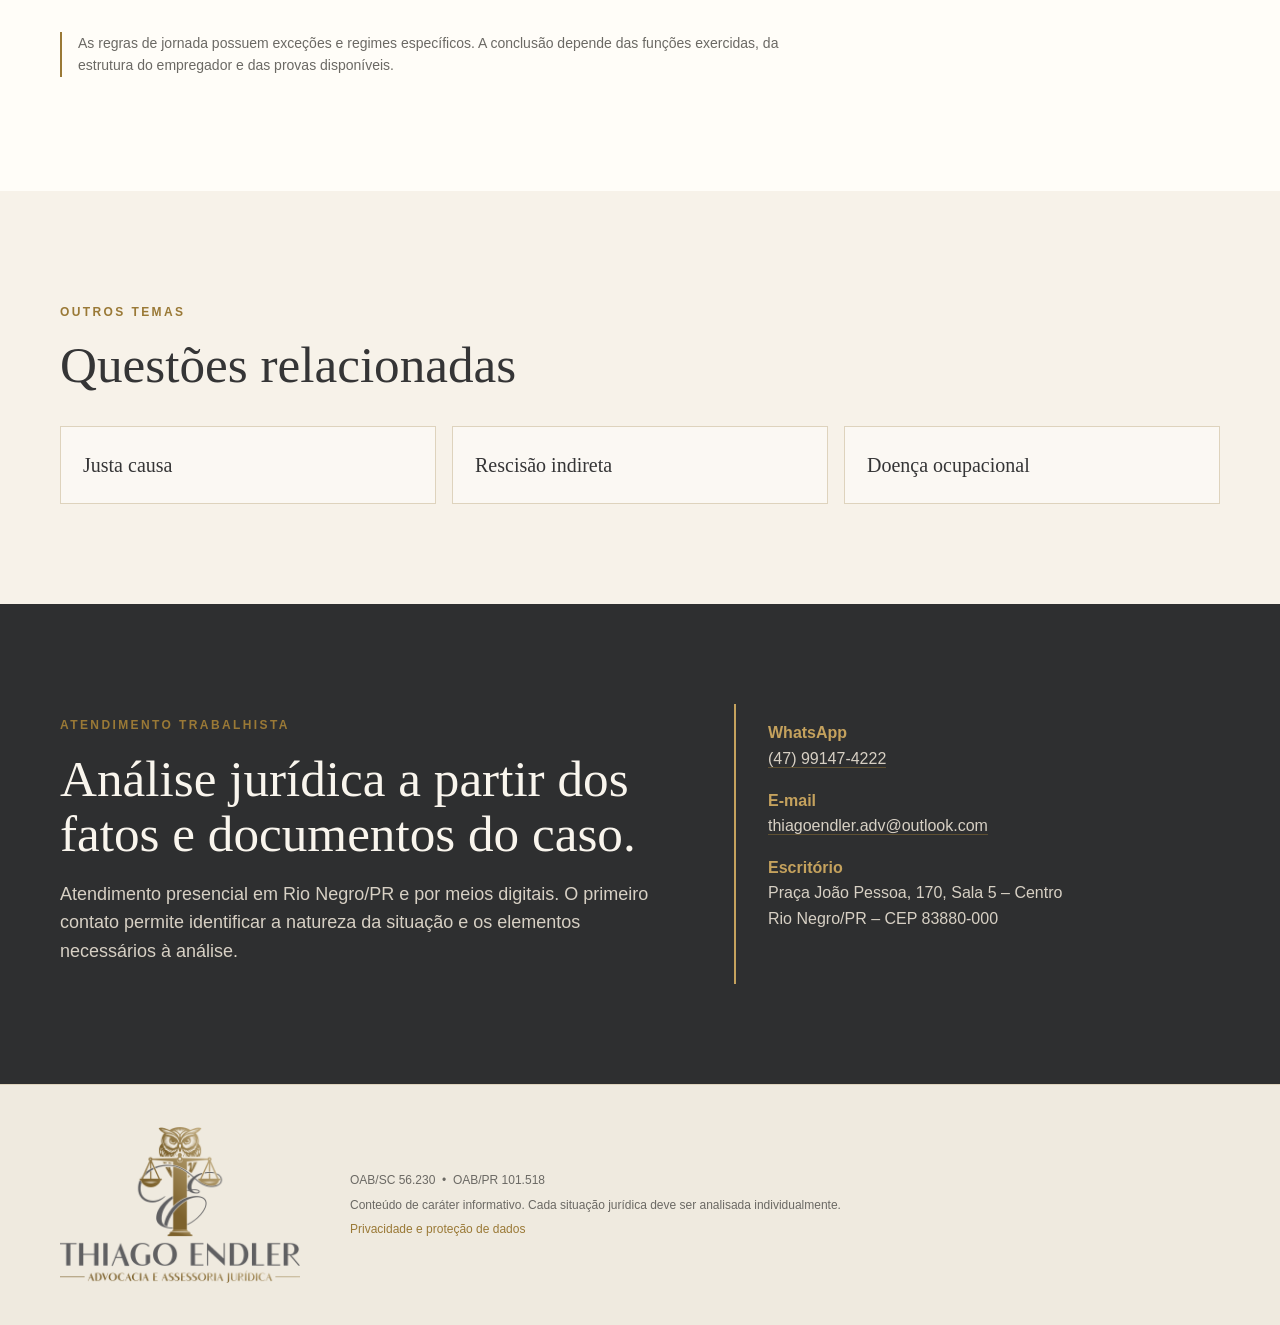
<file: horas-extras.html>
<!doctype html><html lang="pt-BR"><head><meta charset="utf-8"><meta name="viewport" content="width=device-width,initial-scale=1"><title>Jornada e horas extras | Thiago Endler Advocacia</title><meta name="description" content="Informações sobre jornada, horas extras, intervalos, cartões-ponto, banco de horas e meios de prova na relação de trabalho."><meta name="robots" content="index,follow,max-image-preview:large"><meta name="theme-color" content="#fffdf8"><meta property="og:locale" content="pt_BR"><meta property="og:type" content="website"><meta property="og:site_name" content="Thiago Endler Advocacia e Assessoria Jurídica"><meta property="og:title" content="Jornada e horas extras | Thiago Endler Advocacia"><meta property="og:description" content="Informações sobre jornada, horas extras, intervalos, cartões-ponto, banco de horas e meios de prova na relação de trabalho."><link rel="canonical" href="https://thiagoendler.adv.br/horas-extras.html"><meta property="og:url" content="https://thiagoendler.adv.br/horas-extras.html"><meta property="og:image" content="https://thiagoendler.adv.br/assets/logo.png"><meta name="twitter:card" content="summary_large_image"><link rel="icon" href="assets/favicon.png"><link rel="stylesheet" href="styles.css"><script src="site.js" defer></script></head><body><a class="skip-link" href="#conteudo-principal">Pular para o conteúdo</a><header class="header"><div class="container nav"><a href="index.html"><img src="assets/logo.png" class="logo" alt="Thiago Endler Advocacia e Assessoria Jurídica" width="2000" height="1304"></a><button class="menu-toggle" type="button" aria-expanded="false" aria-controls="site-menu" aria-label="Abrir menu">Menu</button><nav id="site-menu"><a class="active" href="trabalho.html">Direito do Trabalho</a><a href="index.html#sobre">Sobre</a><a href="conteudos.html">Conteúdos</a><a href="index.html#contato">Contato</a></nav></div></header><main id="conteudo-principal"><section class="detail-hero"><div class="container"><div class="breadcrumb"><a href="index.html">Início</a> &nbsp;›&nbsp; <a href="trabalho.html">Direito do Trabalho</a> &nbsp;›&nbsp; Jornada E Horas Extras</div><p class="eyebrow">JORNADA E HORAS EXTRAS</p><h1>O horário registrado nem sempre encerra a análise da jornada.</h1><p class="lead">Questões de jornada exigem reconstruir os horários efetivamente praticados, os intervalos, a forma de registro, eventuais regimes de compensação e os documentos que possam confirmar a rotina de trabalho.</p></div></section><section class="section"><div class="container detail-grid"><div class="detail-copy"><h2>Jornada efetiva, registros e compensações.</h2><p>A CLT disciplina a duração do trabalho, a prestação de horas extraordinárias e os registros de jornada. Atualmente, o art. 74, § 2º, prevê registro obrigatório de entrada e saída para estabelecimentos com mais de 20 trabalhadores, sem prejuízo das particularidades de cada regime de trabalho.</p><h3>Cartões-ponto precisam ser analisados em contexto</h3><p>Os registros podem ser confrontados com escalas, recibos de pagamento, mensagens, acessos a sistemas, rotinas operacionais e prova testemunhal. Também é necessário verificar intervalos, banco de horas, acordos de compensação e eventual enquadramento em hipóteses legais específicas.</p><h3>Não se trata apenas de contar horas</h3><p>Uma análise adequada considera a validade do regime adotado, a correspondência entre os registros e a realidade, a remuneração já paga e os reflexos que eventualmente decorram de diferenças reconhecidas.</p><div class="checklist"><div>Cartões-ponto</div><div>Escalas de trabalho</div><div>Holerites</div><div>Mensagens e registros de acesso</div></div><p class="note">As regras de jornada possuem exceções e regimes específicos. A conclusão depende das funções exercidas, da estrutura do empregador e das provas disponíveis.</p></div><aside class="side-card"><h3>Reconstrução da jornada</h3><p>Horários de entrada e saída, intervalos, trabalho antes ou depois do ponto, dias de descanso e forma de compensação são alguns dos elementos que podem precisar ser reconstruídos.</p><a class="btn primary" href="index.html#contato">Informações de contato</a></aside></div></section><section class="section soft"><div class="container"><p class="eyebrow">OUTROS TEMAS</p><h2>Questões relacionadas</h2><div class="related-links"><a href="justa-causa.html">Justa causa</a><a href="rescisao-indireta.html">Rescisão indireta</a><a href="doenca-ocupacional.html">Doença ocupacional</a></div></div></section><section class="section dark"><div class="container contact"><div><p class="eyebrow">ATENDIMENTO TRABALHISTA</p><h2>Análise jurídica a partir dos fatos e documentos do caso.</h2><p class="intro">Atendimento presencial em Rio Negro/PR e por meios digitais. O primeiro contato permite identificar a natureza da situação e os elementos necessários à análise.</p></div><div class="contact-box light"><p><strong>WhatsApp</strong><br><a class="contact-link" href="https://wa.me/5547991474222" target="_blank" rel="noopener noreferrer">(47) 99147-4222</a></p><p><strong>E-mail</strong><br><a class="contact-link" href="mailto:thiagoendler.adv@outlook.com">thiagoendler.adv@outlook.com</a></p><p><strong>Escritório</strong><br>Praça João Pessoa, 170, Sala 5 – Centro<br>Rio Negro/PR – CEP 83880-000</p></div></div></section></main><footer><div class="container footer"><img src="assets/logo.png" alt="Thiago Endler" width="2000" height="1304" loading="lazy"><div><p>OAB/SC 56.230 &nbsp;•&nbsp; OAB/PR 101.518</p><p>Conteúdo de caráter informativo. Cada situação jurídica deve ser analisada individualmente.</p><p><a class="footer-link" href="privacidade.html">Privacidade e proteção de dados</a></p></div></div></footer></body></html>
</file>
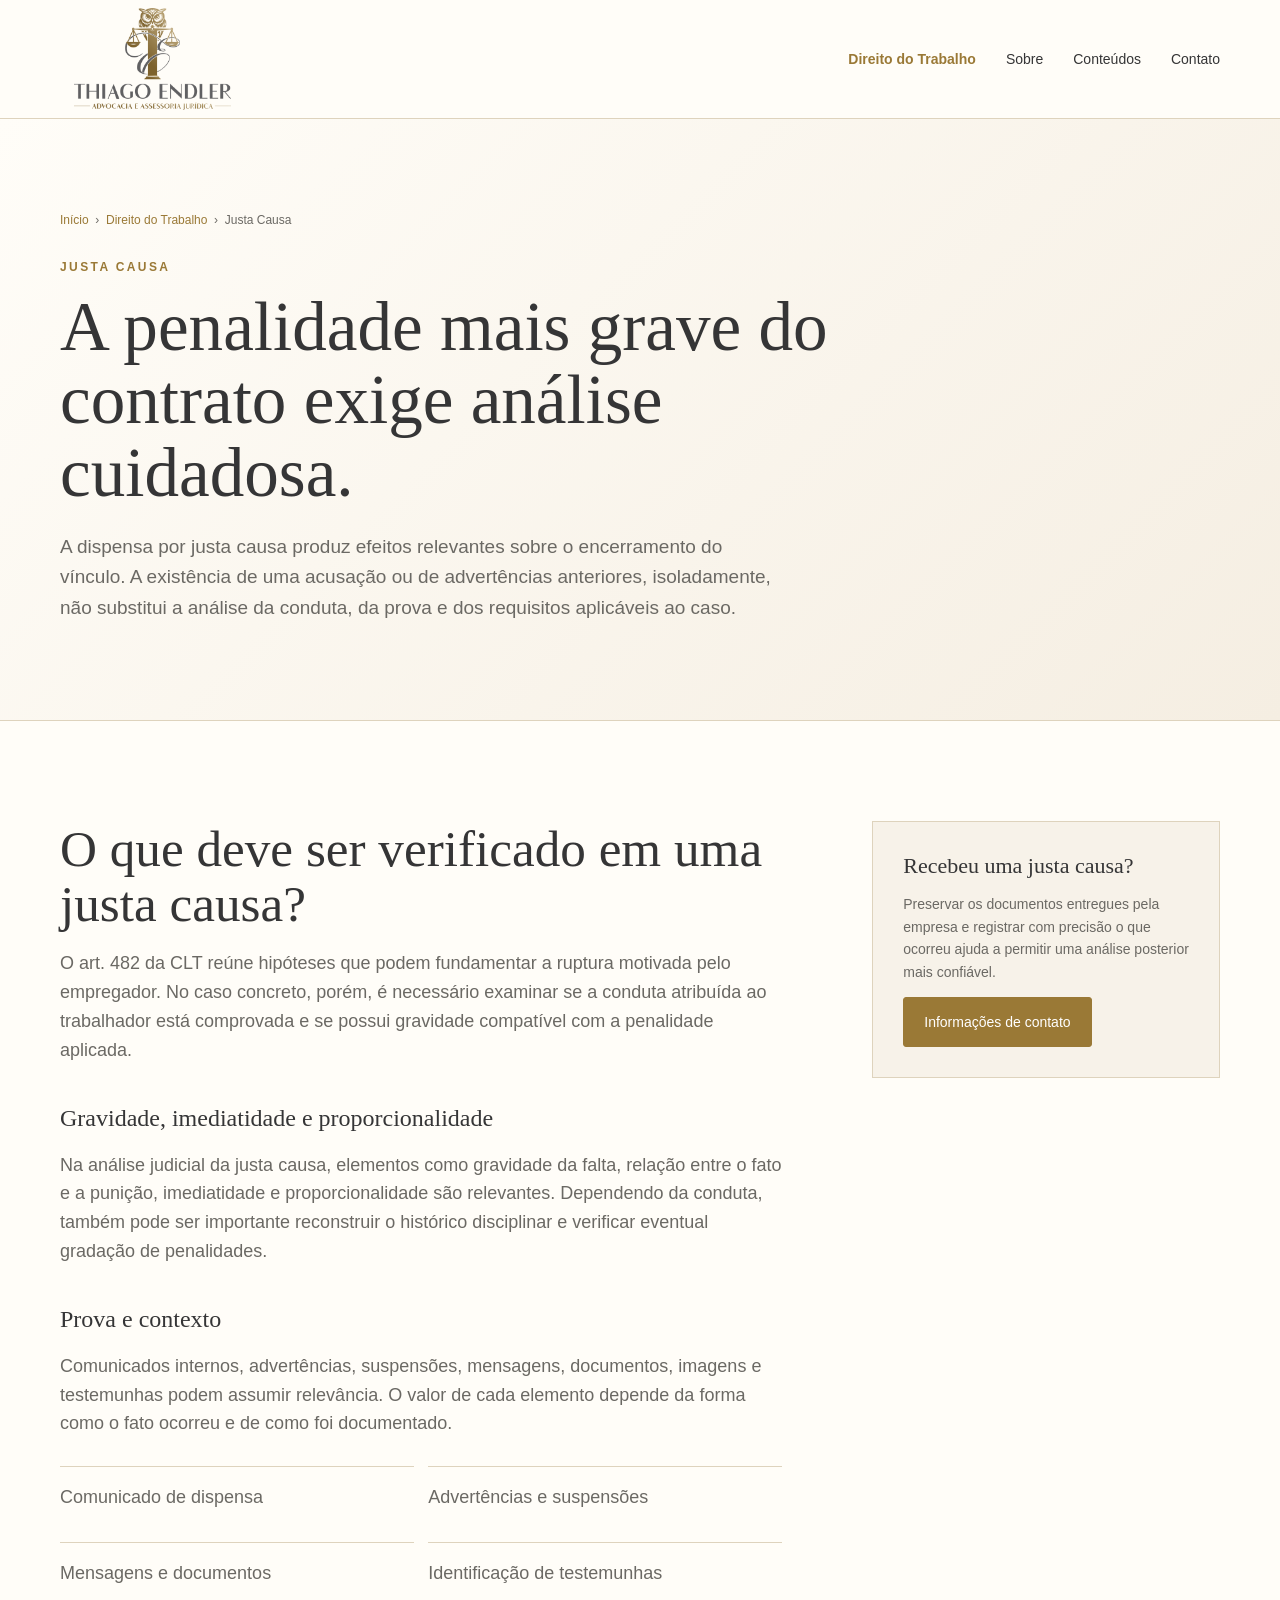
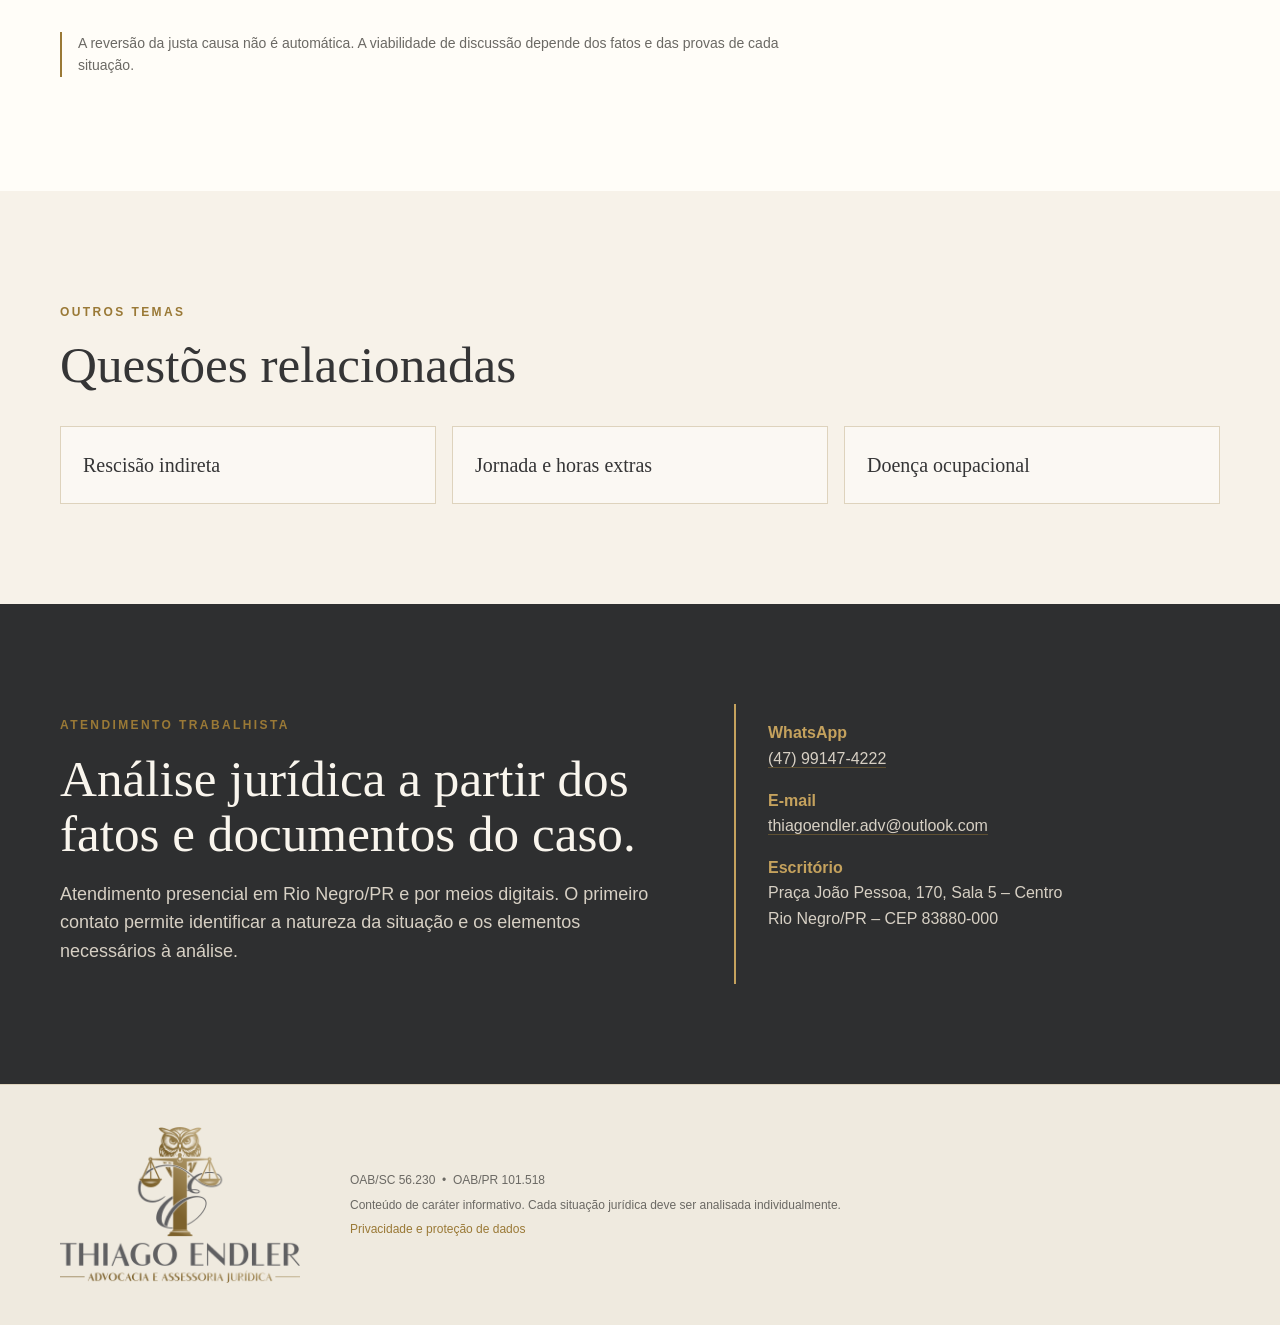
<file: justa-causa.html>
<!doctype html><html lang="pt-BR"><head><meta charset="utf-8"><meta name="viewport" content="width=device-width,initial-scale=1"><title>Justa causa trabalhista | Thiago Endler Advocacia</title><meta name="description" content="Informações sobre dispensa por justa causa, requisitos da penalidade, provas, histórico disciplinar e análise da modalidade de desligamento."><meta name="robots" content="index,follow,max-image-preview:large"><meta name="theme-color" content="#fffdf8"><meta property="og:locale" content="pt_BR"><meta property="og:type" content="website"><meta property="og:site_name" content="Thiago Endler Advocacia e Assessoria Jurídica"><meta property="og:title" content="Justa causa trabalhista | Thiago Endler Advocacia"><meta property="og:description" content="Informações sobre dispensa por justa causa, requisitos da penalidade, provas, histórico disciplinar e análise da modalidade de desligamento."><link rel="canonical" href="https://thiagoendler.adv.br/justa-causa.html"><meta property="og:url" content="https://thiagoendler.adv.br/justa-causa.html"><meta property="og:image" content="https://thiagoendler.adv.br/assets/logo.png"><meta name="twitter:card" content="summary_large_image"><link rel="icon" href="assets/favicon.png"><link rel="stylesheet" href="styles.css"><script src="site.js" defer></script></head><body><a class="skip-link" href="#conteudo-principal">Pular para o conteúdo</a><header class="header"><div class="container nav"><a href="index.html"><img src="assets/logo.png" class="logo" alt="Thiago Endler Advocacia e Assessoria Jurídica" width="2000" height="1304"></a><button class="menu-toggle" type="button" aria-expanded="false" aria-controls="site-menu" aria-label="Abrir menu">Menu</button><nav id="site-menu"><a class="active" href="trabalho.html">Direito do Trabalho</a><a href="index.html#sobre">Sobre</a><a href="conteudos.html">Conteúdos</a><a href="index.html#contato">Contato</a></nav></div></header><main id="conteudo-principal"><section class="detail-hero"><div class="container"><div class="breadcrumb"><a href="index.html">Início</a> &nbsp;›&nbsp; <a href="trabalho.html">Direito do Trabalho</a> &nbsp;›&nbsp; Justa Causa</div><p class="eyebrow">JUSTA CAUSA</p><h1>A penalidade mais grave do contrato exige análise cuidadosa.</h1><p class="lead">A dispensa por justa causa produz efeitos relevantes sobre o encerramento do vínculo. A existência de uma acusação ou de advertências anteriores, isoladamente, não substitui a análise da conduta, da prova e dos requisitos aplicáveis ao caso.</p></div></section><section class="section"><div class="container detail-grid"><div class="detail-copy"><h2>O que deve ser verificado em uma justa causa?</h2><p>O art. 482 da CLT reúne hipóteses que podem fundamentar a ruptura motivada pelo empregador. No caso concreto, porém, é necessário examinar se a conduta atribuída ao trabalhador está comprovada e se possui gravidade compatível com a penalidade aplicada.</p><h3>Gravidade, imediatidade e proporcionalidade</h3><p>Na análise judicial da justa causa, elementos como gravidade da falta, relação entre o fato e a punição, imediatidade e proporcionalidade são relevantes. Dependendo da conduta, também pode ser importante reconstruir o histórico disciplinar e verificar eventual gradação de penalidades.</p><h3>Prova e contexto</h3><p>Comunicados internos, advertências, suspensões, mensagens, documentos, imagens e testemunhas podem assumir relevância. O valor de cada elemento depende da forma como o fato ocorreu e de como foi documentado.</p><div class="checklist"><div>Comunicado de dispensa</div><div>Advertências e suspensões</div><div>Mensagens e documentos</div><div>Identificação de testemunhas</div></div><p class="note">A reversão da justa causa não é automática. A viabilidade de discussão depende dos fatos e das provas de cada situação.</p></div><aside class="side-card"><h3>Recebeu uma justa causa?</h3><p>Preservar os documentos entregues pela empresa e registrar com precisão o que ocorreu ajuda a permitir uma análise posterior mais confiável.</p><a class="btn primary" href="index.html#contato">Informações de contato</a></aside></div></section><section class="section soft"><div class="container"><p class="eyebrow">OUTROS TEMAS</p><h2>Questões relacionadas</h2><div class="related-links"><a href="rescisao-indireta.html">Rescisão indireta</a><a href="horas-extras.html">Jornada e horas extras</a><a href="doenca-ocupacional.html">Doença ocupacional</a></div></div></section><section class="section dark"><div class="container contact"><div><p class="eyebrow">ATENDIMENTO TRABALHISTA</p><h2>Análise jurídica a partir dos fatos e documentos do caso.</h2><p class="intro">Atendimento presencial em Rio Negro/PR e por meios digitais. O primeiro contato permite identificar a natureza da situação e os elementos necessários à análise.</p></div><div class="contact-box light"><p><strong>WhatsApp</strong><br><a class="contact-link" href="https://wa.me/5547991474222" target="_blank" rel="noopener noreferrer">(47) 99147-4222</a></p><p><strong>E-mail</strong><br><a class="contact-link" href="mailto:thiagoendler.adv@outlook.com">thiagoendler.adv@outlook.com</a></p><p><strong>Escritório</strong><br>Praça João Pessoa, 170, Sala 5 – Centro<br>Rio Negro/PR – CEP 83880-000</p></div></div></section></main><footer><div class="container footer"><img src="assets/logo.png" alt="Thiago Endler" width="2000" height="1304" loading="lazy"><div><p>OAB/SC 56.230 &nbsp;•&nbsp; OAB/PR 101.518</p><p>Conteúdo de caráter informativo. Cada situação jurídica deve ser analisada individualmente.</p><p><a class="footer-link" href="privacidade.html">Privacidade e proteção de dados</a></p></div></div></footer></body></html>
</file>
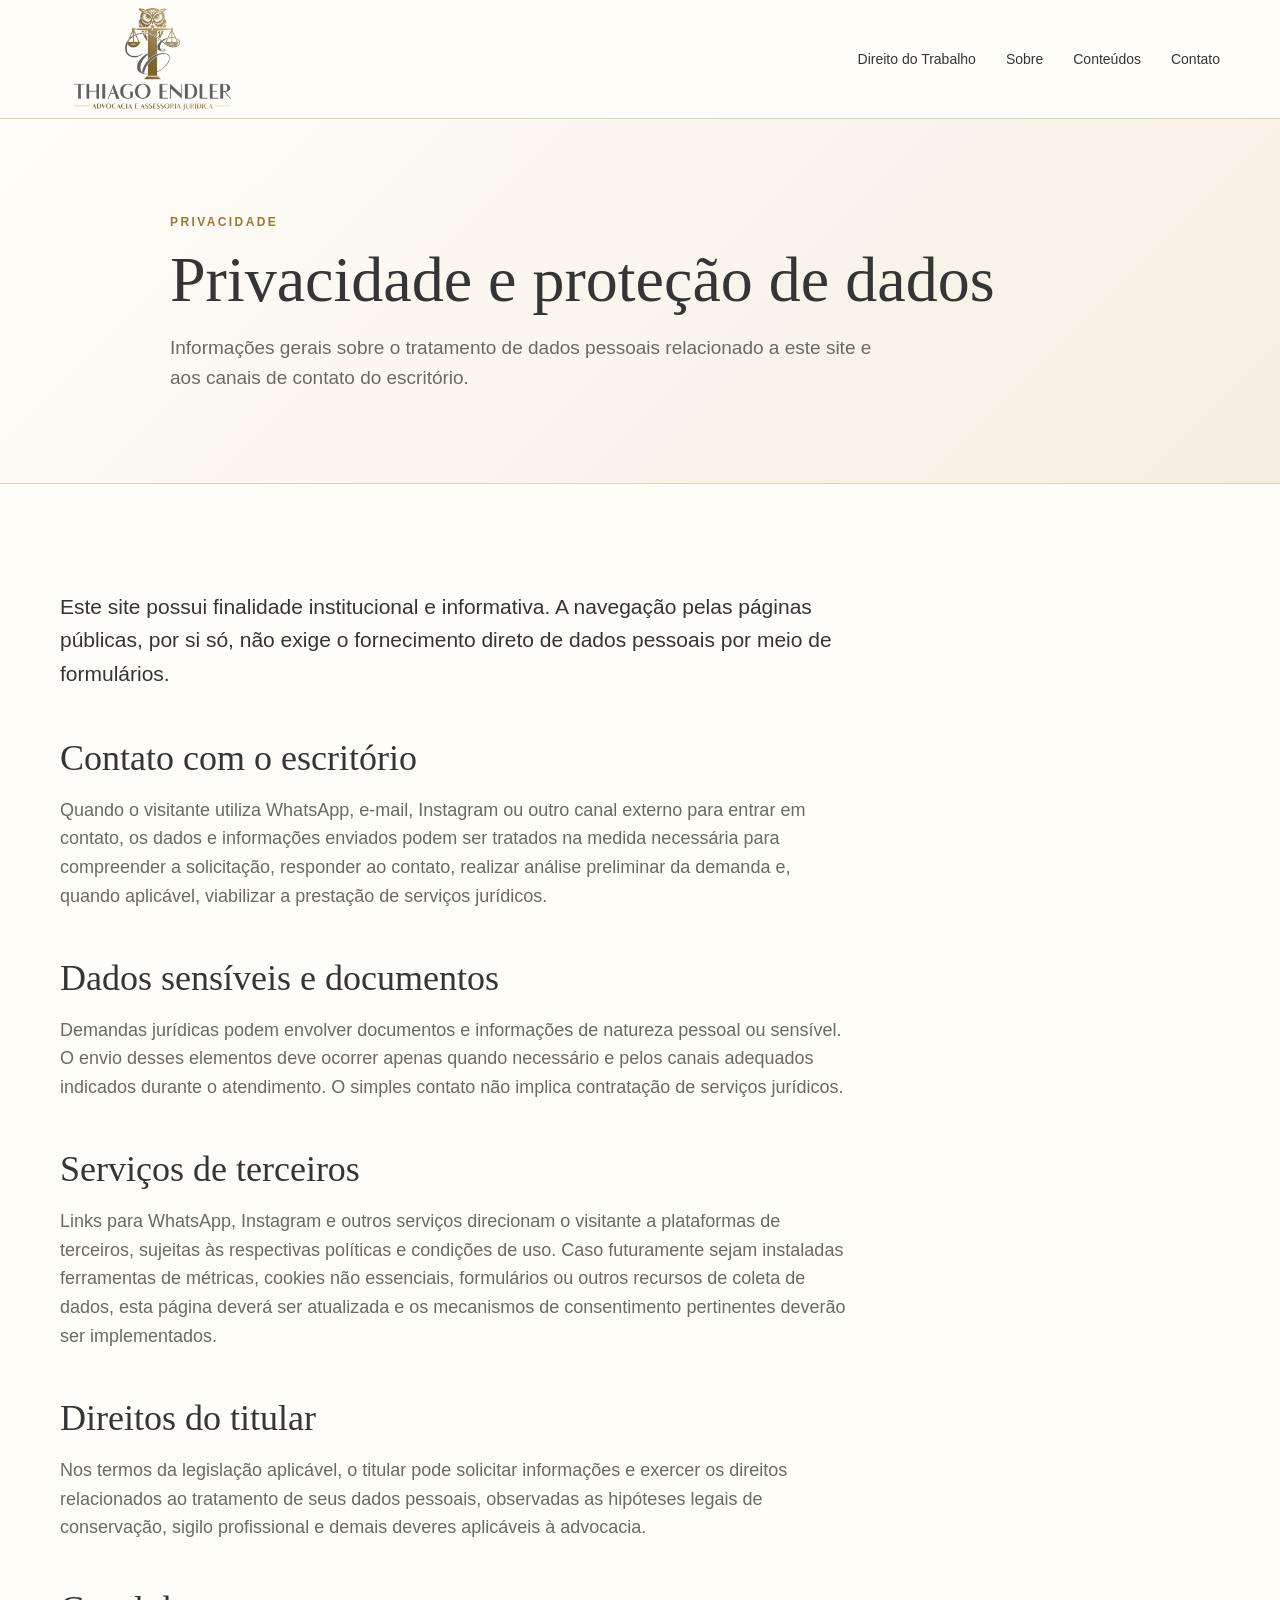
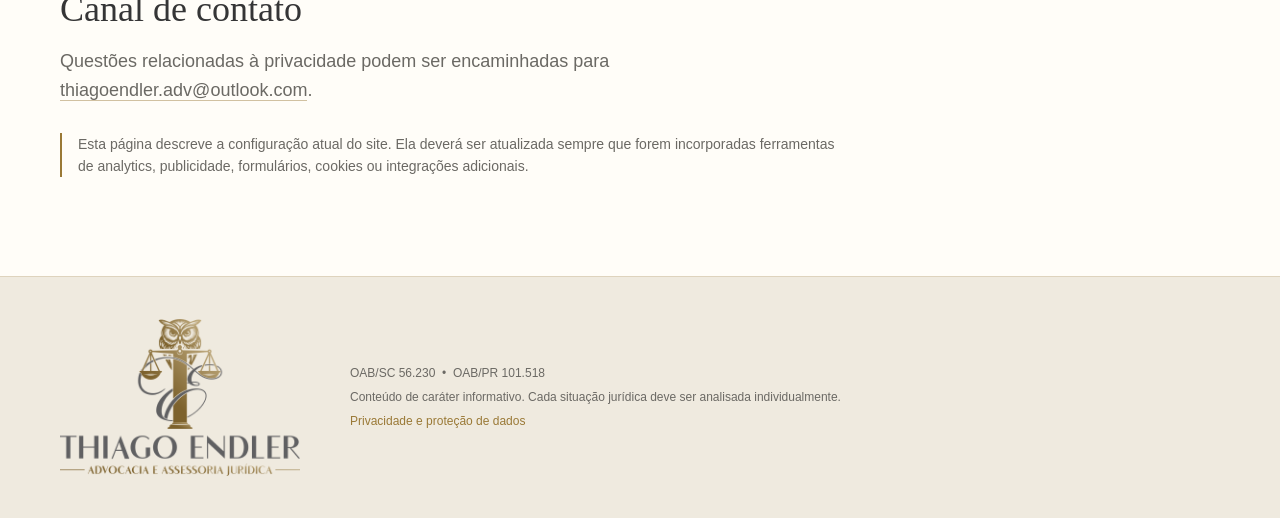
<file: privacidade.html>
<!doctype html><html lang="pt-BR"><head><meta charset="utf-8"><meta name="viewport" content="width=device-width,initial-scale=1"><title>Privacidade e proteção de dados | Thiago Endler Advocacia</title><meta name="description" content="Informações sobre privacidade e tratamento de dados pessoais no site Thiago Endler Advocacia e Assessoria Jurídica."><meta name="robots" content="index,follow"><meta name="theme-color" content="#fffdf8"><link rel="canonical" href="https://thiagoendler.adv.br/privacidade.html"><meta property="og:locale" content="pt_BR"><meta property="og:type" content="website"><meta property="og:site_name" content="Thiago Endler Advocacia e Assessoria Jurídica"><meta property="og:title" content="Privacidade e proteção de dados | Thiago Endler Advocacia"><meta property="og:description" content="Informações sobre privacidade e tratamento de dados pessoais no site Thiago Endler Advocacia e Assessoria Jurídica."><meta property="og:url" content="https://thiagoendler.adv.br/privacidade.html"><meta property="og:image" content="https://thiagoendler.adv.br/assets/logo.png"><meta name="twitter:card" content="summary_large_image"><link rel="icon" href="assets/favicon.png"><link rel="stylesheet" href="styles.css"><script src="site.js" defer></script></head><body><a class="skip-link" href="#conteudo-principal">Pular para o conteúdo</a>
<header class="header"><div class="container nav"><a href="index.html"><img src="assets/logo.png" class="logo" alt="Thiago Endler Advocacia e Assessoria Jurídica" width="2000" height="1304"></a><button class="menu-toggle" type="button" aria-expanded="false" aria-controls="site-menu" aria-label="Abrir menu">Menu</button><nav id="site-menu"><a href="trabalho.html">Direito do Trabalho</a><a href="index.html#sobre">Sobre</a><a href="conteudos.html">Conteúdos</a><a href="index.html#contato">Contato</a></nav></div></header>
<main id="conteudo-principal"><section class="article-hero"><div class="container article-head"><p class="eyebrow">PRIVACIDADE</p><h1>Privacidade e proteção de dados</h1><p class="lead">Informações gerais sobre o tratamento de dados pessoais relacionado a este site e aos canais de contato do escritório.</p></div></section><section class="article-body"><div class="container"><div class="prose"><p>Este site possui finalidade institucional e informativa. A navegação pelas páginas públicas, por si só, não exige o fornecimento direto de dados pessoais por meio de formulários.</p><h2>Contato com o escritório</h2><p>Quando o visitante utiliza WhatsApp, e-mail, Instagram ou outro canal externo para entrar em contato, os dados e informações enviados podem ser tratados na medida necessária para compreender a solicitação, responder ao contato, realizar análise preliminar da demanda e, quando aplicável, viabilizar a prestação de serviços jurídicos.</p><h2>Dados sensíveis e documentos</h2><p>Demandas jurídicas podem envolver documentos e informações de natureza pessoal ou sensível. O envio desses elementos deve ocorrer apenas quando necessário e pelos canais adequados indicados durante o atendimento. O simples contato não implica contratação de serviços jurídicos.</p><h2>Serviços de terceiros</h2><p>Links para WhatsApp, Instagram e outros serviços direcionam o visitante a plataformas de terceiros, sujeitas às respectivas políticas e condições de uso. Caso futuramente sejam instaladas ferramentas de métricas, cookies não essenciais, formulários ou outros recursos de coleta de dados, esta página deverá ser atualizada e os mecanismos de consentimento pertinentes deverão ser implementados.</p><h2>Direitos do titular</h2><p>Nos termos da legislação aplicável, o titular pode solicitar informações e exercer os direitos relacionados ao tratamento de seus dados pessoais, observadas as hipóteses legais de conservação, sigilo profissional e demais deveres aplicáveis à advocacia.</p><h2>Canal de contato</h2><p>Questões relacionadas à privacidade podem ser encaminhadas para <a class="contact-link" href="mailto:thiagoendler.adv@outlook.com">thiagoendler.adv@outlook.com</a>.</p><p class="note">Esta página descreve a configuração atual do site. Ela deverá ser atualizada sempre que forem incorporadas ferramentas de analytics, publicidade, formulários, cookies ou integrações adicionais.</p></div></div></section></main>
<footer><div class="container footer"><img src="assets/logo.png" alt="Thiago Endler" width="2000" height="1304" loading="lazy"><div><p>OAB/SC 56.230 &nbsp;•&nbsp; OAB/PR 101.518</p><p>Conteúdo de caráter informativo. Cada situação jurídica deve ser analisada individualmente.</p><p><a class="footer-link" href="privacidade.html">Privacidade e proteção de dados</a></p></div></div></footer></body></html>
</file>
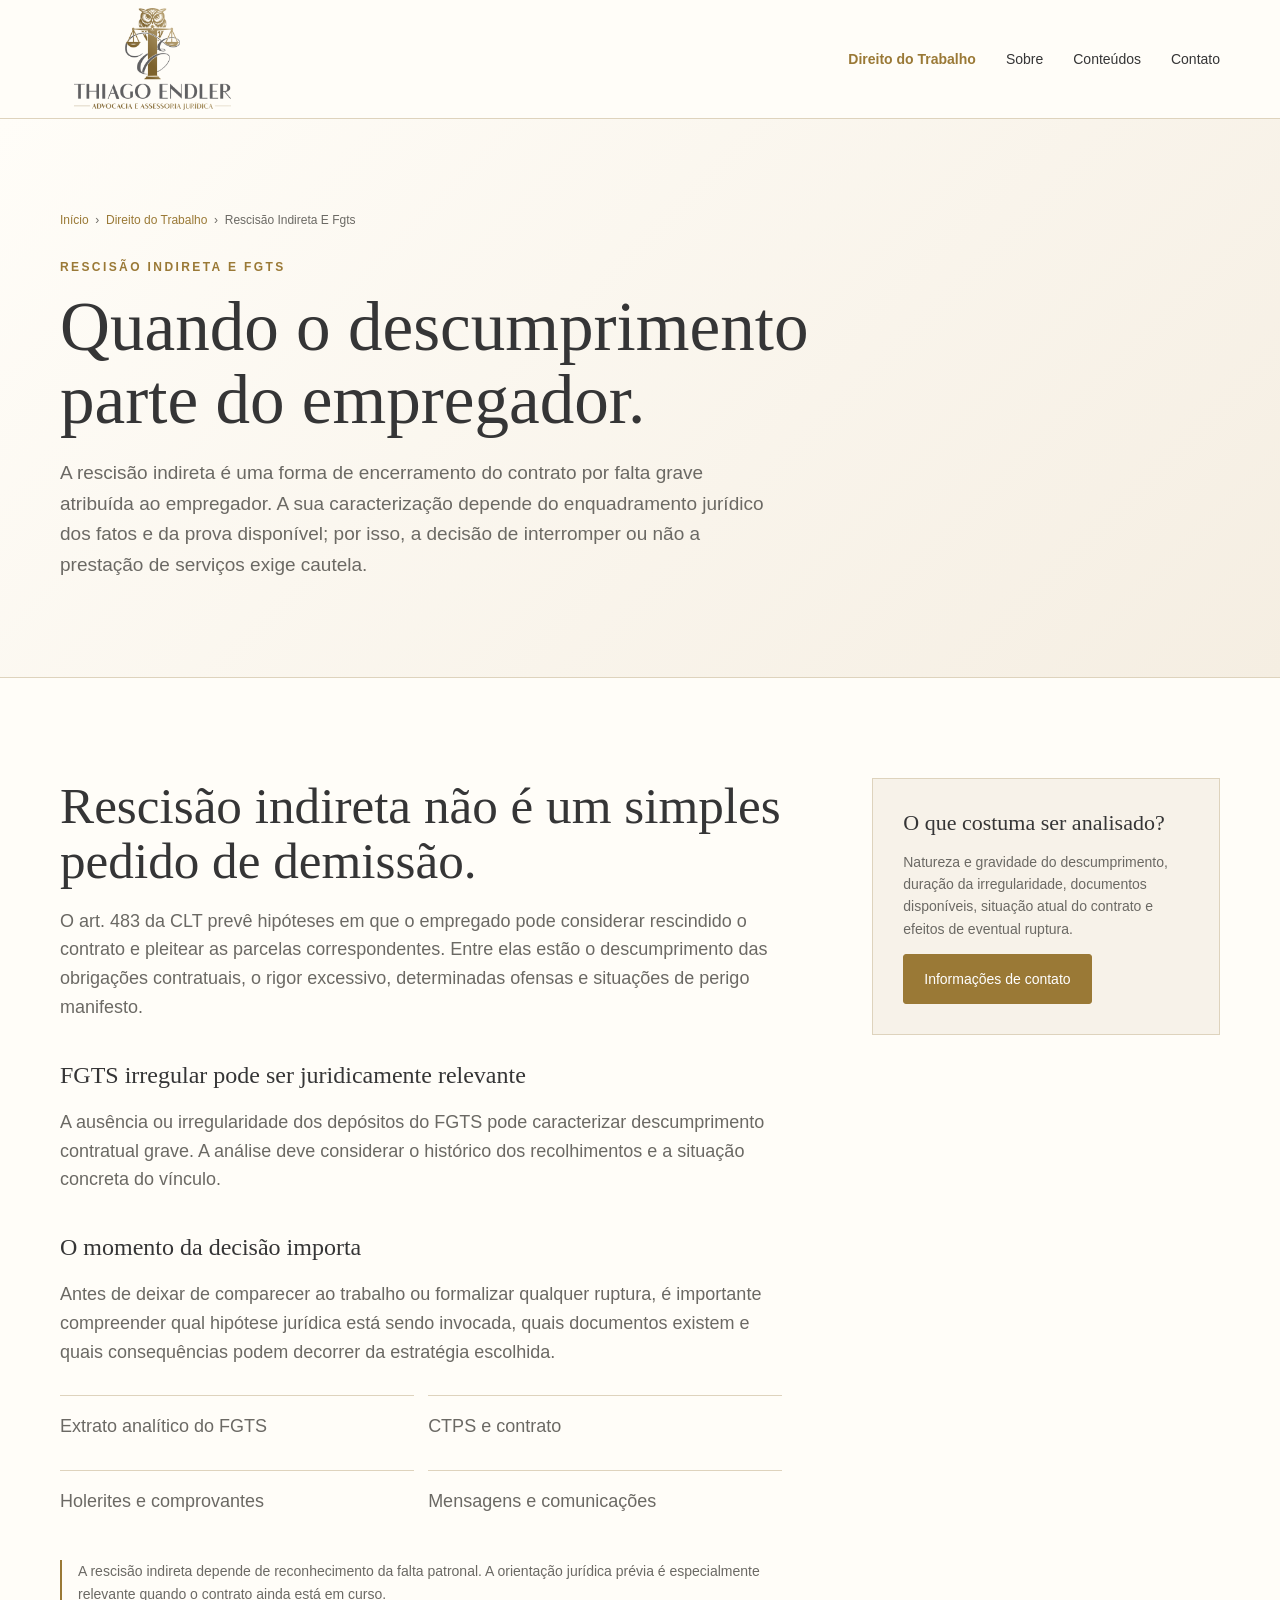
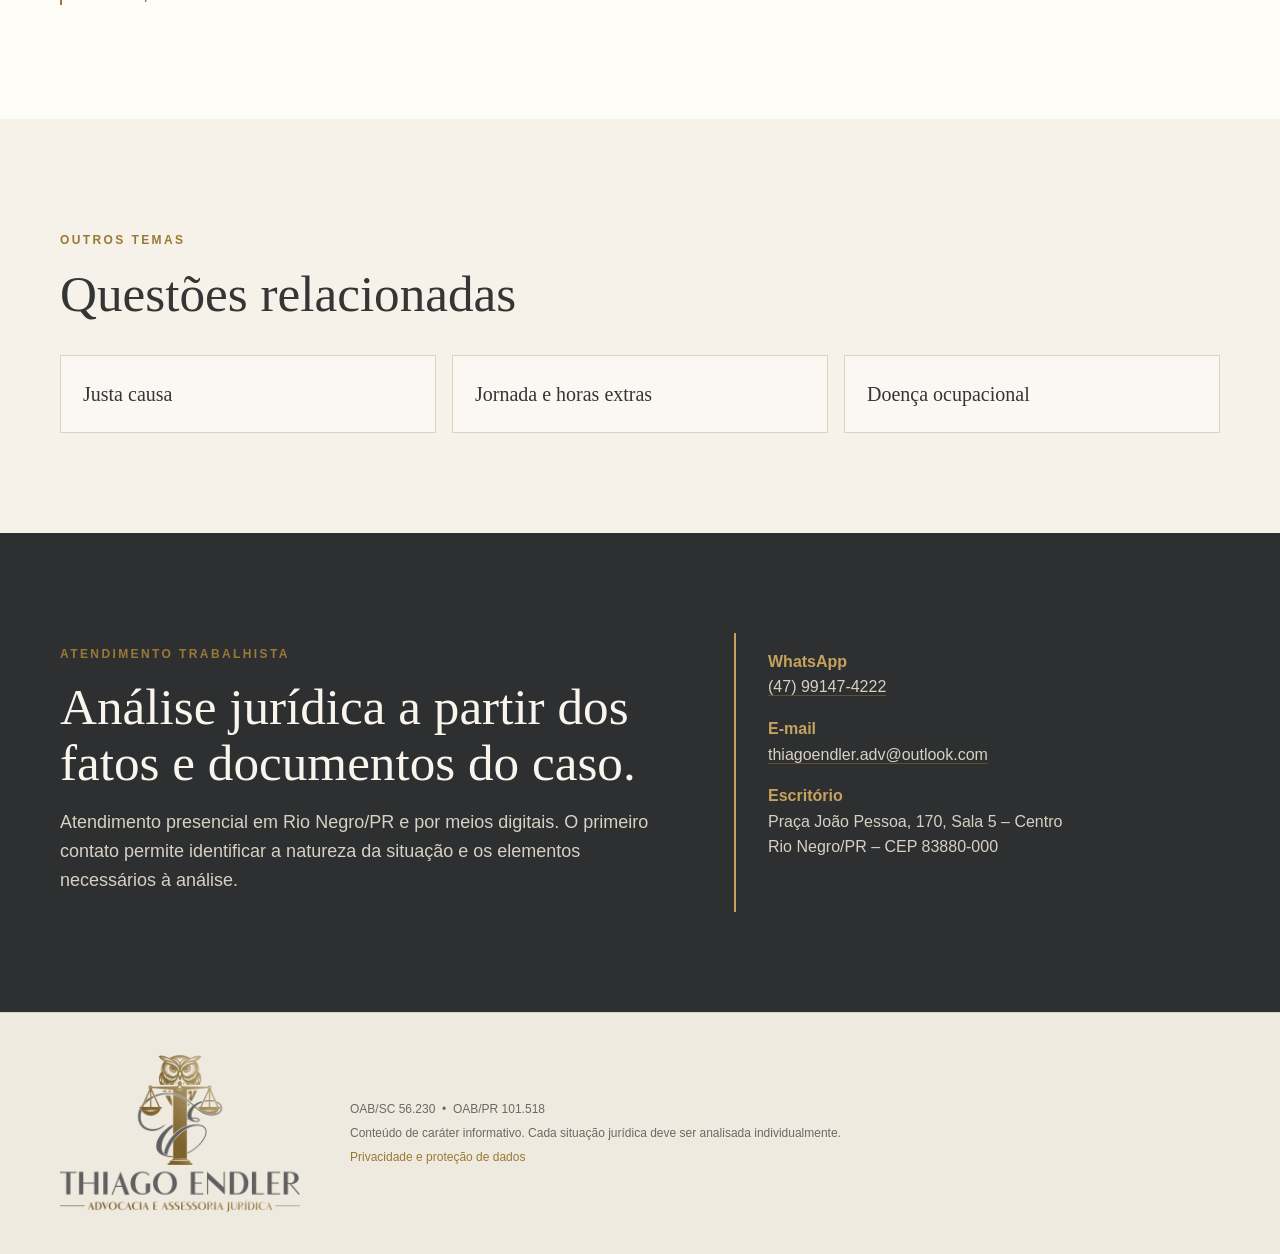
<file: rescisao-indireta.html>
<!doctype html><html lang="pt-BR"><head><meta charset="utf-8"><meta name="viewport" content="width=device-width,initial-scale=1"><title>Rescisão indireta e FGTS | Thiago Endler Advocacia</title><meta name="description" content="Informações sobre rescisão indireta, descumprimentos contratuais e irregularidades no FGTS, com análise individualizada do caso do trabalhador."><meta name="robots" content="index,follow,max-image-preview:large"><meta name="theme-color" content="#fffdf8"><meta property="og:locale" content="pt_BR"><meta property="og:type" content="website"><meta property="og:site_name" content="Thiago Endler Advocacia e Assessoria Jurídica"><meta property="og:title" content="Rescisão indireta e FGTS | Thiago Endler Advocacia"><meta property="og:description" content="Informações sobre rescisão indireta, descumprimentos contratuais e irregularidades no FGTS, com análise individualizada do caso do trabalhador."><link rel="canonical" href="https://thiagoendler.adv.br/rescisao-indireta.html"><meta property="og:url" content="https://thiagoendler.adv.br/rescisao-indireta.html"><meta property="og:image" content="https://thiagoendler.adv.br/assets/logo.png"><meta name="twitter:card" content="summary_large_image"><link rel="icon" href="assets/favicon.png"><link rel="stylesheet" href="styles.css"><script src="site.js" defer></script></head><body><a class="skip-link" href="#conteudo-principal">Pular para o conteúdo</a><header class="header"><div class="container nav"><a href="index.html"><img src="assets/logo.png" class="logo" alt="Thiago Endler Advocacia e Assessoria Jurídica" width="2000" height="1304"></a><button class="menu-toggle" type="button" aria-expanded="false" aria-controls="site-menu" aria-label="Abrir menu">Menu</button><nav id="site-menu"><a class="active" href="trabalho.html">Direito do Trabalho</a><a href="index.html#sobre">Sobre</a><a href="conteudos.html">Conteúdos</a><a href="index.html#contato">Contato</a></nav></div></header><main id="conteudo-principal"><section class="detail-hero"><div class="container"><div class="breadcrumb"><a href="index.html">Início</a> &nbsp;›&nbsp; <a href="trabalho.html">Direito do Trabalho</a> &nbsp;›&nbsp; Rescisão Indireta E Fgts</div><p class="eyebrow">RESCISÃO INDIRETA E FGTS</p><h1>Quando o descumprimento parte do empregador.</h1><p class="lead">A rescisão indireta é uma forma de encerramento do contrato por falta grave atribuída ao empregador. A sua caracterização depende do enquadramento jurídico dos fatos e da prova disponível; por isso, a decisão de interromper ou não a prestação de serviços exige cautela.</p></div></section><section class="section"><div class="container detail-grid"><div class="detail-copy"><h2>Rescisão indireta não é um simples pedido de demissão.</h2><p>O art. 483 da CLT prevê hipóteses em que o empregado pode considerar rescindido o contrato e pleitear as parcelas correspondentes. Entre elas estão o descumprimento das obrigações contratuais, o rigor excessivo, determinadas ofensas e situações de perigo manifesto.</p><h3>FGTS irregular pode ser juridicamente relevante</h3><p>A ausência ou irregularidade dos depósitos do FGTS pode caracterizar descumprimento contratual grave. A análise deve considerar o histórico dos recolhimentos e a situação concreta do vínculo.</p><h3>O momento da decisão importa</h3><p>Antes de deixar de comparecer ao trabalho ou formalizar qualquer ruptura, é importante compreender qual hipótese jurídica está sendo invocada, quais documentos existem e quais consequências podem decorrer da estratégia escolhida.</p><div class="checklist"><div>Extrato analítico do FGTS</div><div>CTPS e contrato</div><div>Holerites e comprovantes</div><div>Mensagens e comunicações</div></div><p class="note">A rescisão indireta depende de reconhecimento da falta patronal. A orientação jurídica prévia é especialmente relevante quando o contrato ainda está em curso.</p></div><aside class="side-card"><h3>O que costuma ser analisado?</h3><p>Natureza e gravidade do descumprimento, duração da irregularidade, documentos disponíveis, situação atual do contrato e efeitos de eventual ruptura.</p><a class="btn primary" href="index.html#contato">Informações de contato</a></aside></div></section><section class="section soft"><div class="container"><p class="eyebrow">OUTROS TEMAS</p><h2>Questões relacionadas</h2><div class="related-links"><a href="justa-causa.html">Justa causa</a><a href="horas-extras.html">Jornada e horas extras</a><a href="doenca-ocupacional.html">Doença ocupacional</a></div></div></section><section class="section dark"><div class="container contact"><div><p class="eyebrow">ATENDIMENTO TRABALHISTA</p><h2>Análise jurídica a partir dos fatos e documentos do caso.</h2><p class="intro">Atendimento presencial em Rio Negro/PR e por meios digitais. O primeiro contato permite identificar a natureza da situação e os elementos necessários à análise.</p></div><div class="contact-box light"><p><strong>WhatsApp</strong><br><a class="contact-link" href="https://wa.me/5547991474222" target="_blank" rel="noopener noreferrer">(47) 99147-4222</a></p><p><strong>E-mail</strong><br><a class="contact-link" href="mailto:thiagoendler.adv@outlook.com">thiagoendler.adv@outlook.com</a></p><p><strong>Escritório</strong><br>Praça João Pessoa, 170, Sala 5 – Centro<br>Rio Negro/PR – CEP 83880-000</p></div></div></section></main><footer><div class="container footer"><img src="assets/logo.png" alt="Thiago Endler" width="2000" height="1304" loading="lazy"><div><p>OAB/SC 56.230 &nbsp;•&nbsp; OAB/PR 101.518</p><p>Conteúdo de caráter informativo. Cada situação jurídica deve ser analisada individualmente.</p><p><a class="footer-link" href="privacidade.html">Privacidade e proteção de dados</a></p></div></div></footer></body></html>
</file>
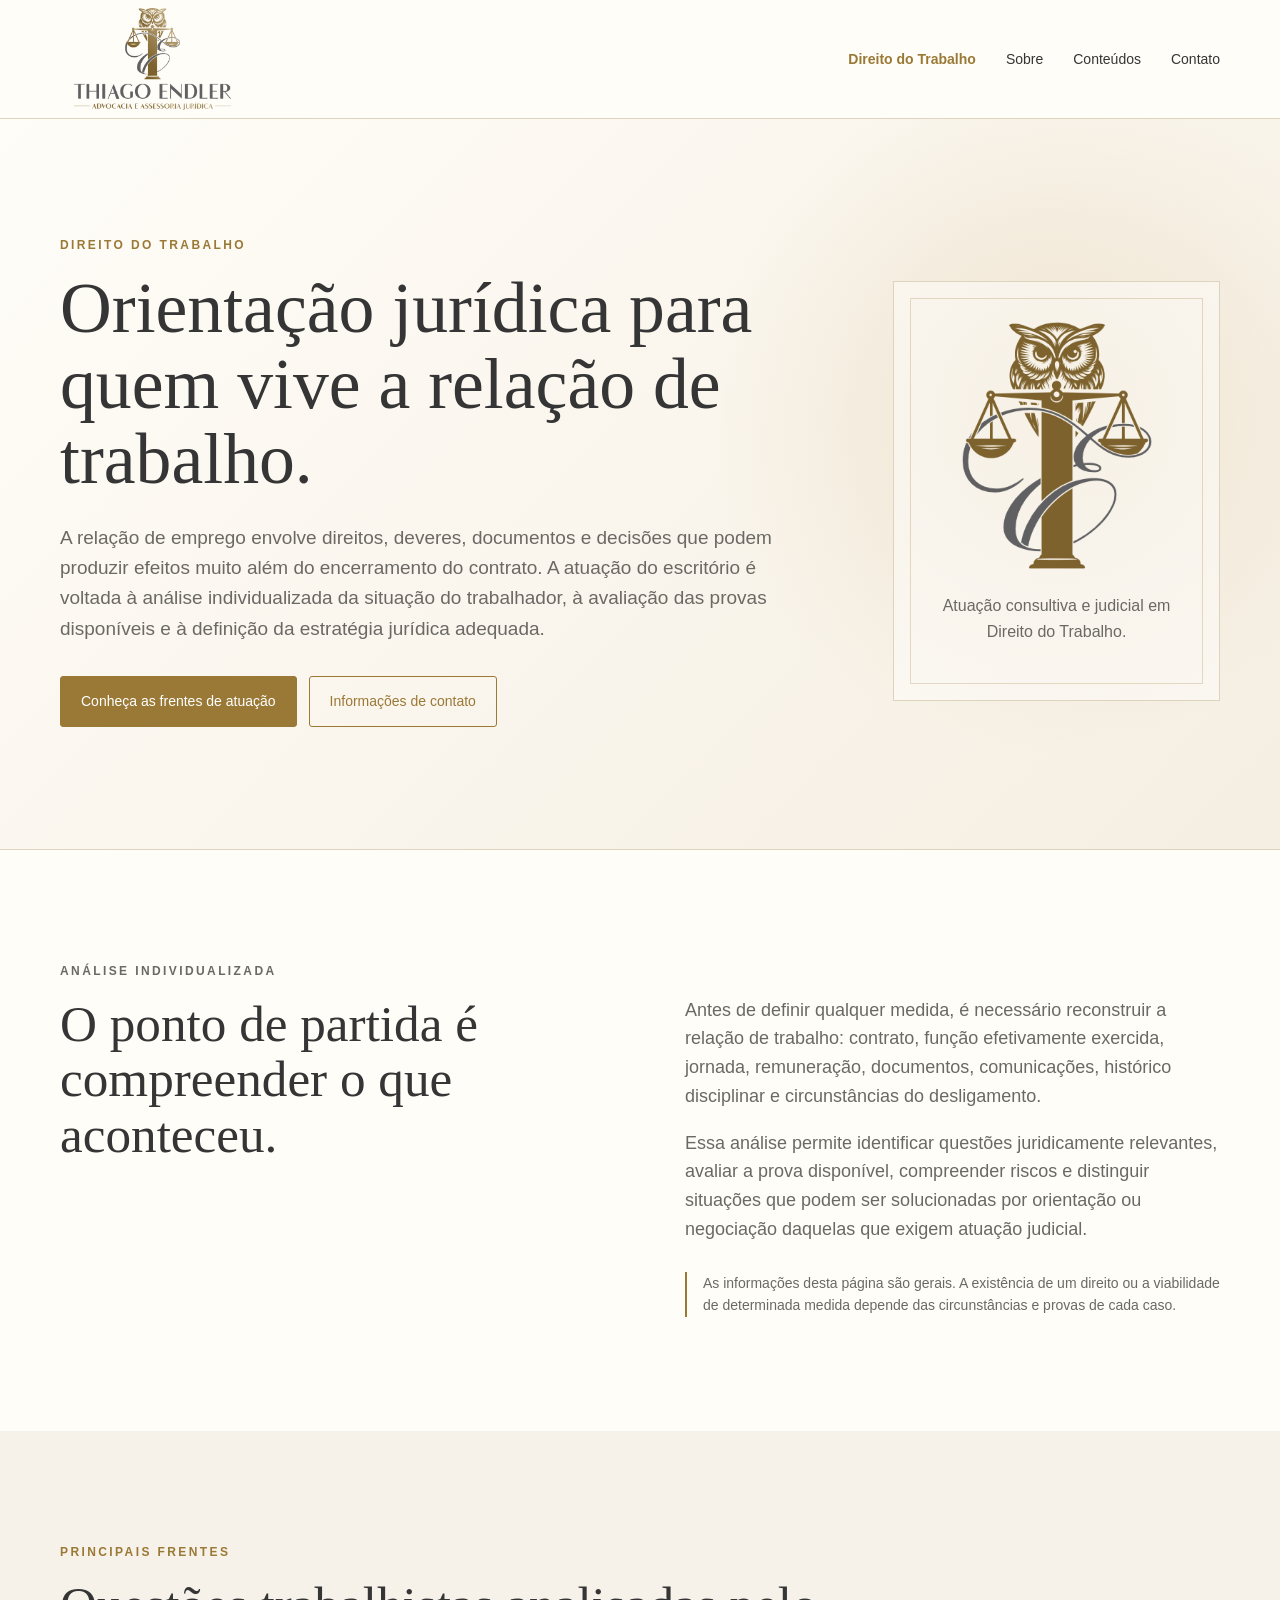
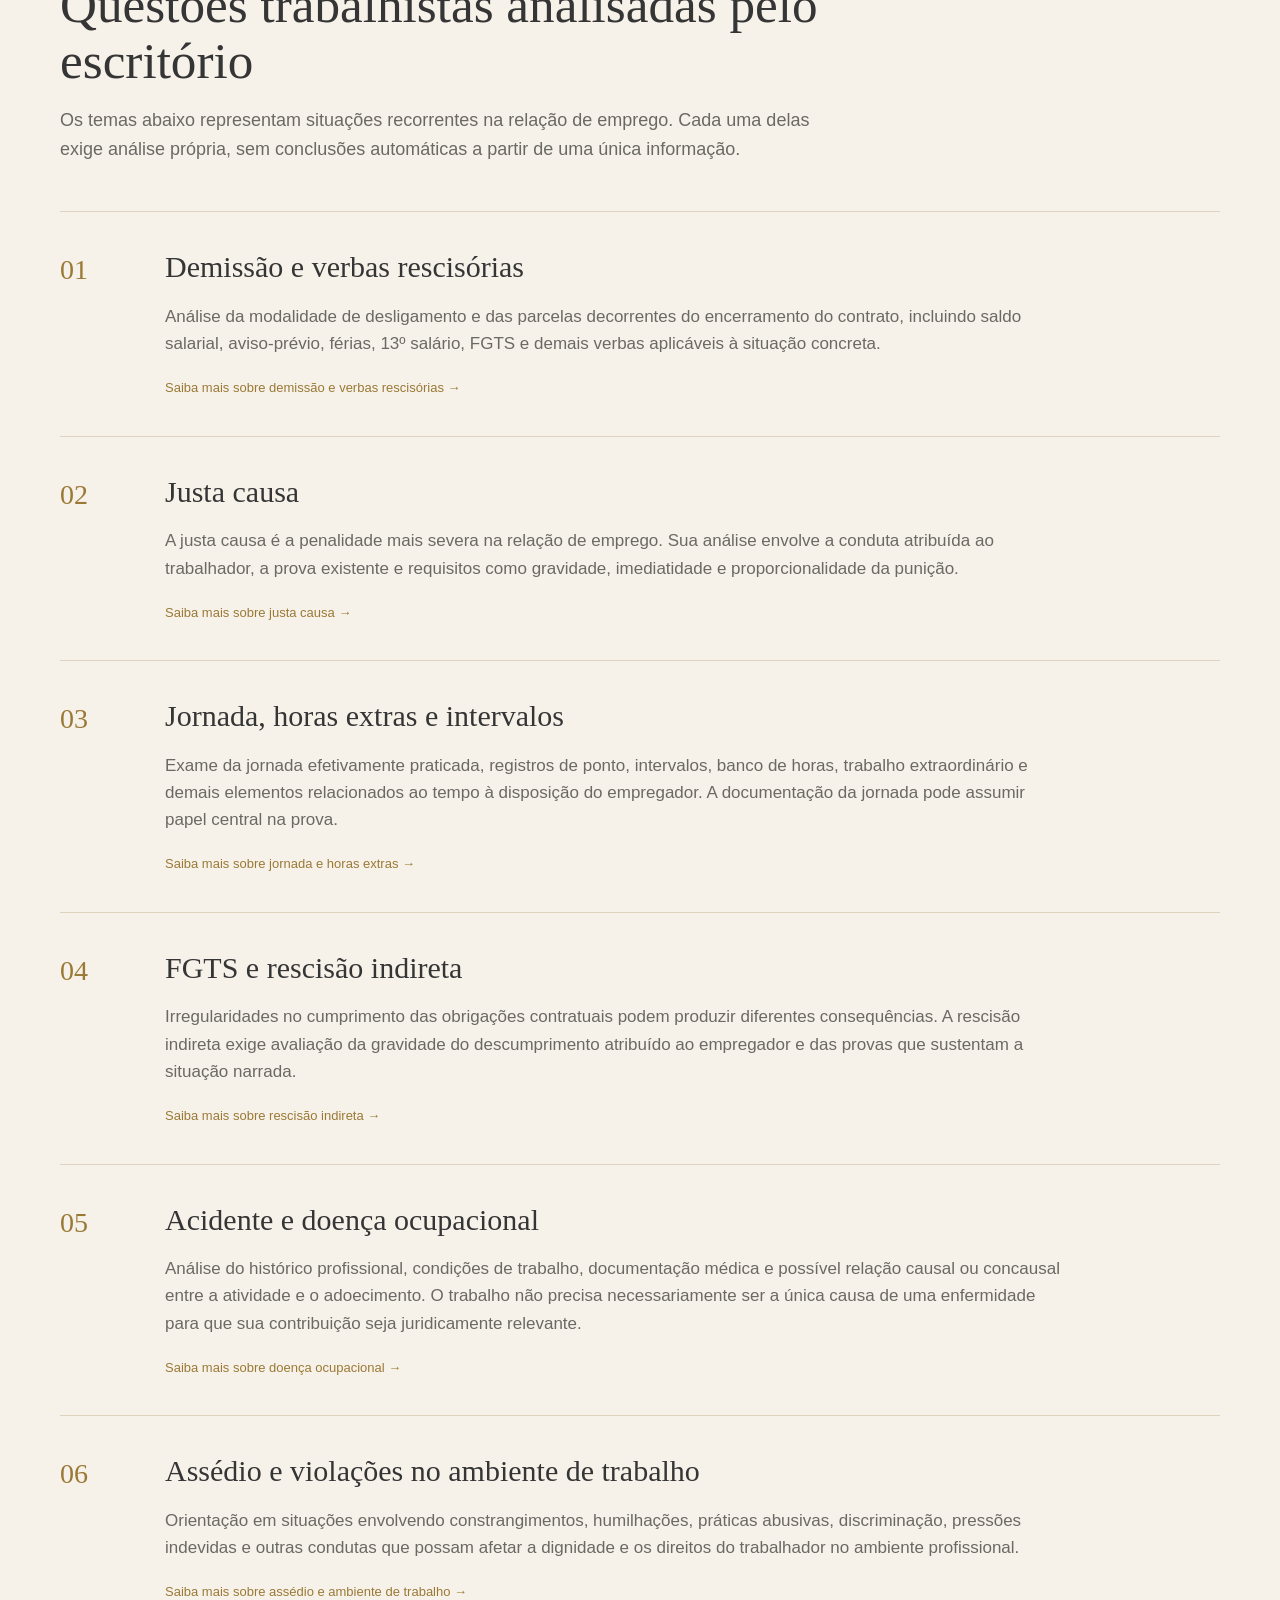
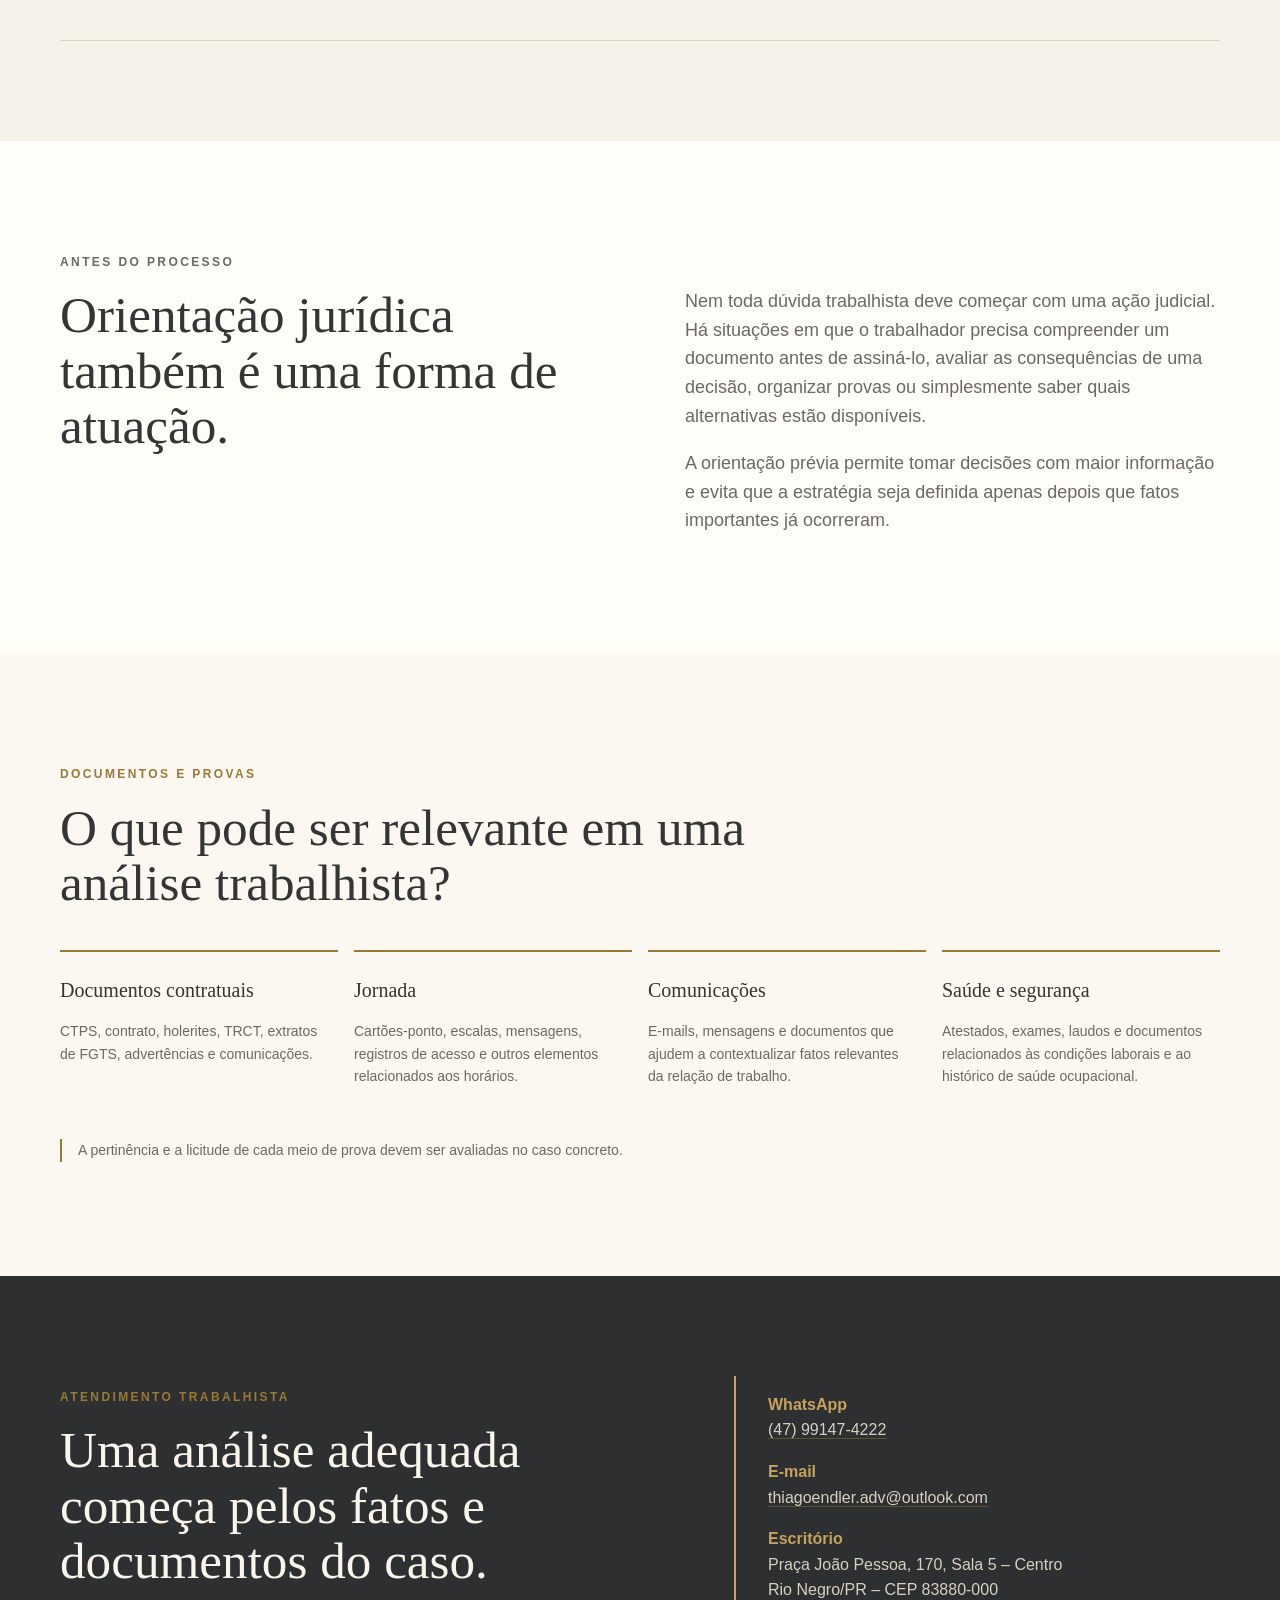
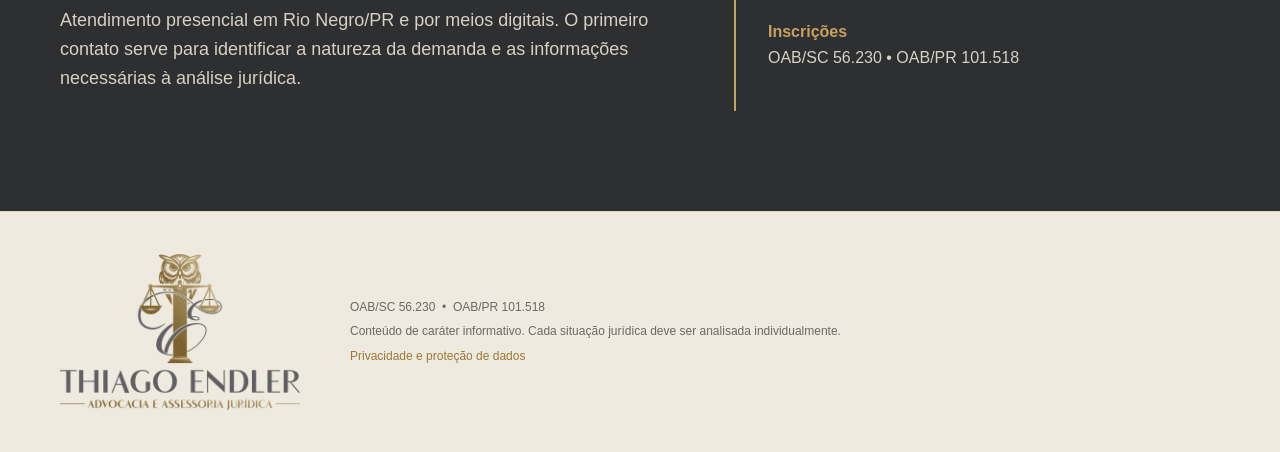
<file: trabalho.html>
<!doctype html><html lang="pt-BR"><head><meta charset="utf-8"><meta name="viewport" content="width=device-width,initial-scale=1"><title>Direito do Trabalho | Thiago Endler Advocacia</title><meta name="description" content="Atuação em Direito do Trabalho voltada a trabalhadores: rescisões, justa causa, jornada, FGTS, doença ocupacional e ambiente de trabalho."><meta name="robots" content="index,follow,max-image-preview:large"><meta name="theme-color" content="#fffdf8"><meta property="og:locale" content="pt_BR"><meta property="og:type" content="website"><meta property="og:site_name" content="Thiago Endler Advocacia e Assessoria Jurídica"><meta property="og:title" content="Direito do Trabalho | Thiago Endler Advocacia"><meta property="og:description" content="Atuação em Direito do Trabalho voltada a trabalhadores: rescisões, justa causa, jornada, FGTS, doença ocupacional e ambiente de trabalho."><link rel="canonical" href="https://thiagoendler.adv.br/trabalho.html"><meta property="og:url" content="https://thiagoendler.adv.br/trabalho.html"><meta property="og:image" content="https://thiagoendler.adv.br/assets/logo.png"><meta name="twitter:card" content="summary_large_image"><link rel="icon" href="assets/favicon.png"><link rel="stylesheet" href="styles.css"><script src="site.js" defer></script></head><body><a class="skip-link" href="#conteudo-principal">Pular para o conteúdo</a>
<header class="header"><div class="container nav"><a href="index.html"><img src="assets/logo.png" class="logo" alt="Thiago Endler Advocacia e Assessoria Jurídica" width="2000" height="1304"></a><button class="menu-toggle" type="button" aria-expanded="false" aria-controls="site-menu" aria-label="Abrir menu">Menu</button><nav id="site-menu"><a class="active" href="trabalho.html">Direito do Trabalho</a><a href="index.html#sobre">Sobre</a><a href="conteudos.html">Conteúdos</a><a href="index.html#contato">Contato</a></nav></div></header>
<main id="conteudo-principal">
<section class="page-hero"><div class="container page-hero-grid"><div><p class="eyebrow">DIREITO DO TRABALHO</p><h1>Orientação jurídica para quem vive a relação de trabalho.</h1><p class="lead">A relação de emprego envolve direitos, deveres, documentos e decisões que podem produzir efeitos muito além do encerramento do contrato. A atuação do escritório é voltada à análise individualizada da situação do trabalhador, à avaliação das provas disponíveis e à definição da estratégia jurídica adequada.</p><div class="actions"><a class="btn primary" href="#frentes">Conheça as frentes de atuação</a><a class="btn" href="index.html#contato">Informações de contato</a></div></div><div class="symbol-panel"><img src="assets/favicon.png" alt="Símbolo Thiago Endler Advocacia"><p>Atuação consultiva e judicial em Direito do Trabalho.</p></div></div></section>
<section class="section"><div class="container split"><div><p class="eyebrow">ANÁLISE INDIVIDUALIZADA</p><h2>O ponto de partida é compreender o que aconteceu.</h2></div><div><p>Antes de definir qualquer medida, é necessário reconstruir a relação de trabalho: contrato, função efetivamente exercida, jornada, remuneração, documentos, comunicações, histórico disciplinar e circunstâncias do desligamento.</p><p>Essa análise permite identificar questões juridicamente relevantes, avaliar a prova disponível, compreender riscos e distinguir situações que podem ser solucionadas por orientação ou negociação daquelas que exigem atuação judicial.</p><p class="note">As informações desta página são gerais. A existência de um direito ou a viabilidade de determinada medida depende das circunstâncias e provas de cada caso.</p></div></div></section>
<section id="frentes" class="section soft"><div class="container"><p class="eyebrow">PRINCIPAIS FRENTES</p><h2>Questões trabalhistas analisadas pelo escritório</h2><p class="intro">Os temas abaixo representam situações recorrentes na relação de emprego. Cada uma delas exige análise própria, sem conclusões automáticas a partir de uma única informação.</p><div class="service-list">
<article id="rescisao"><span>01</span><div><h3>Demissão e verbas rescisórias</h3><p>Análise da modalidade de desligamento e das parcelas decorrentes do encerramento do contrato, incluindo saldo salarial, aviso-prévio, férias, 13º salário, FGTS e demais verbas aplicáveis à situação concreta.</p><a href="demissao-verbas-rescisorias.html">Saiba mais sobre demissão e verbas rescisórias →</a></div></article>
<article id="justa-causa"><span>02</span><div><h3>Justa causa</h3><p>A justa causa é a penalidade mais severa na relação de emprego. Sua análise envolve a conduta atribuída ao trabalhador, a prova existente e requisitos como gravidade, imediatidade e proporcionalidade da punição.</p><a href="justa-causa.html">Saiba mais sobre justa causa →</a></div></article>
<article id="jornada"><span>03</span><div><h3>Jornada, horas extras e intervalos</h3><p>Exame da jornada efetivamente praticada, registros de ponto, intervalos, banco de horas, trabalho extraordinário e demais elementos relacionados ao tempo à disposição do empregador. A documentação da jornada pode assumir papel central na prova.</p><a href="horas-extras.html">Saiba mais sobre jornada e horas extras →</a></div></article>
<article id="fgts"><span>04</span><div><h3>FGTS e rescisão indireta</h3><p>Irregularidades no cumprimento das obrigações contratuais podem produzir diferentes consequências. A rescisão indireta exige avaliação da gravidade do descumprimento atribuído ao empregador e das provas que sustentam a situação narrada.</p><a href="rescisao-indireta.html">Saiba mais sobre rescisão indireta →</a></div></article>
<article id="saude"><span>05</span><div><h3>Acidente e doença ocupacional</h3><p>Análise do histórico profissional, condições de trabalho, documentação médica e possível relação causal ou concausal entre a atividade e o adoecimento. O trabalho não precisa necessariamente ser a única causa de uma enfermidade para que sua contribuição seja juridicamente relevante.</p><a href="doenca-ocupacional.html">Saiba mais sobre doença ocupacional →</a></div></article>
<article id="assedio"><span>06</span><div><h3>Assédio e violações no ambiente de trabalho</h3><p>Orientação em situações envolvendo constrangimentos, humilhações, práticas abusivas, discriminação, pressões indevidas e outras condutas que possam afetar a dignidade e os direitos do trabalhador no ambiente profissional.</p><a href="assedio-ambiente-trabalho.html">Saiba mais sobre assédio e ambiente de trabalho →</a></div></article>
</div></div></section>
<section class="section"><div class="container split"><div><p class="eyebrow">ANTES DO PROCESSO</p><h2>Orientação jurídica também é uma forma de atuação.</h2></div><div><p>Nem toda dúvida trabalhista deve começar com uma ação judicial. Há situações em que o trabalhador precisa compreender um documento antes de assiná-lo, avaliar as consequências de uma decisão, organizar provas ou simplesmente saber quais alternativas estão disponíveis.</p><p>A orientação prévia permite tomar decisões com maior informação e evita que a estratégia seja definida apenas depois que fatos importantes já ocorreram.</p></div></div></section>
<section class="section evidence"><div class="container"><p class="eyebrow">DOCUMENTOS E PROVAS</p><h2>O que pode ser relevante em uma análise trabalhista?</h2><div class="evidence-grid"><div><strong>Documentos contratuais</strong><p>CTPS, contrato, holerites, TRCT, extratos de FGTS, advertências e comunicações.</p></div><div><strong>Jornada</strong><p>Cartões-ponto, escalas, mensagens, registros de acesso e outros elementos relacionados aos horários.</p></div><div><strong>Comunicações</strong><p>E-mails, mensagens e documentos que ajudem a contextualizar fatos relevantes da relação de trabalho.</p></div><div><strong>Saúde e segurança</strong><p>Atestados, exames, laudos e documentos relacionados às condições laborais e ao histórico de saúde ocupacional.</p></div></div><p class="note">A pertinência e a licitude de cada meio de prova devem ser avaliadas no caso concreto.</p></div></section>
<section id="contato-trabalho" class="section dark"><div class="container contact"><div><p class="eyebrow">ATENDIMENTO TRABALHISTA</p><h2>Uma análise adequada começa pelos fatos e documentos do caso.</h2><p class="intro">Atendimento presencial em Rio Negro/PR e por meios digitais. O primeiro contato serve para identificar a natureza da demanda e as informações necessárias à análise jurídica.</p></div><div class="contact-box light"><p><strong>WhatsApp</strong><br><a class="contact-link" href="https://wa.me/5547991474222" target="_blank" rel="noopener noreferrer">(47) 99147-4222</a></p><p><strong>E-mail</strong><br><a class="contact-link" href="mailto:thiagoendler.adv@outlook.com">thiagoendler.adv@outlook.com</a></p><p><strong>Escritório</strong><br>Praça João Pessoa, 170, Sala 5 – Centro<br>Rio Negro/PR – CEP 83880-000</p><p><strong>Inscrições</strong><br>OAB/SC 56.230 • OAB/PR 101.518</p></div></div></section>
</main><footer><div class="container footer"><img src="assets/logo.png" alt="Thiago Endler" width="2000" height="1304" loading="lazy"><div><p>OAB/SC 56.230 &nbsp;•&nbsp; OAB/PR 101.518</p><p>Conteúdo de caráter informativo. Cada situação jurídica deve ser analisada individualmente.</p><p><a class="footer-link" href="privacidade.html">Privacidade e proteção de dados</a></p></div></div></footer></body></html>
</file>
<file: styles.css>
:root{--cream:#f7f2e9;--paper:#fffdf8;--gold:#9a7936;--gold2:#c5a25d;--char:#353536;--muted:#6b6964;--line:#ded3bd;--dark:#2e2f30}*{box-sizing:border-box}html{scroll-behavior:smooth}body{margin:0;background:var(--paper);color:var(--char);font-family:Arial,Helvetica,sans-serif;line-height:1.6}.container{width:min(1160px,calc(100% - 40px));margin:auto}.header{position:sticky;top:0;z-index:10;background:rgba(255,253,248,.94);backdrop-filter:blur(10px);border-bottom:1px solid var(--line)}.nav{height:118px;display:flex;align-items:center;justify-content:space-between}.logo{width:185px;max-height:102px;height:auto;object-fit:contain;display:block}.nav nav{display:flex;gap:30px}.nav a{color:var(--char);text-decoration:none;font-size:14px}.hero{min-height:700px;display:flex;align-items:center;background:radial-gradient(circle at 78% 40%,#eee3cf 0,transparent 34%),linear-gradient(135deg,#fffdf8 0,#f5eee2 100%);border-bottom:1px solid var(--line)}.hero-grid{display:grid;grid-template-columns:1.25fr .75fr;gap:80px;align-items:center}.eyebrow{font-size:12px;letter-spacing:.2em;color:var(--gold);font-weight:700}.hero h1,h2{font-family:Georgia,'Times New Roman',serif;font-weight:400;line-height:1.08;margin:.3em 0}.hero h1{font-size:clamp(48px,6vw,78px);max-width:850px}.hero h1 em{color:var(--gold);font-style:normal}.lead{font-size:19px;color:var(--muted);max-width:720px}.actions{display:flex;gap:12px;margin:32px 0}.btn{display:inline-block;padding:13px 20px;border:1px solid var(--gold);border-radius:3px;color:var(--gold);text-decoration:none;font-size:14px}.btn.primary{background:var(--gold);color:white}.oab{font-size:12px;letter-spacing:.08em;color:var(--muted)}.hero-portrait{display:flex;justify-content:center}.hero-portrait-frame{position:relative;width:min(100%,430px);background:rgba(255,255,255,.72);border:1px solid var(--line);padding:18px;box-shadow:0 18px 42px rgba(53,53,54,.08)}.hero-portrait-frame:before{content:"";position:absolute;inset:14px;border:1px solid rgba(154,121,54,.25);pointer-events:none}.hero-portrait-frame img{display:block;width:100%;height:auto;aspect-ratio:4/5;object-fit:cover}.section{padding:100px 0}.soft{background:var(--cream)}h2{font-size:clamp(38px,4vw,58px);max-width:800px}.intro{max-width:780px;color:var(--muted);font-size:18px}.cards{display:grid;grid-template-columns:repeat(3,1fr);gap:18px;margin-top:45px}.cards article,.articles article{border:1px solid var(--line);padding:28px;min-height:210px;background:rgba(255,255,255,.5)}h3{font-family:Georgia,serif;font-size:24px;font-weight:400;line-height:1.25;margin:0 0 12px}.cards p,.split p,.articles p{color:var(--muted)}.split{display:grid;grid-template-columns:1fr 1fr;gap:90px;align-items:start}.split>div:last-child{padding-top:28px;font-size:18px}.dark{background:var(--dark);color:#f9f5ed}.dark .intro,.dark .articles p{color:#d7d0c4}.articles{display:grid;grid-template-columns:repeat(3,1fr);gap:18px;margin-top:45px}.articles article{border-color:#57534c;background:#353637}.articles span{font-size:11px;letter-spacing:.14em;color:var(--gold2)}.contact{display:grid;grid-template-columns:1.1fr .9fr;gap:80px}.contact-box{border-left:2px solid var(--gold);padding-left:32px}.contact-box strong{color:var(--gold)}footer{background:#efeadf;border-top:1px solid var(--line);padding:42px 0}.footer{display:flex;align-items:center;gap:50px}.footer img{width:240px;height:auto}.footer p{margin:5px 0;color:var(--muted);font-size:12px}@media(max-width:820px){.nav{height:92px}.logo{width:145px;max-height:82px}.nav nav{display:none}.hero{min-height:auto;padding:90px 0}.hero-grid,.split,.contact{grid-template-columns:1fr;gap:45px}.hero-portrait-frame{width:min(100%,360px)}.cards,.articles{grid-template-columns:1fr}.section{padding:72px 0}.hero h1{font-size:48px}.actions{flex-direction:column;align-items:flex-start}.footer{flex-direction:column;align-items:flex-start}.footer img{width:210px;height:auto}}

.nav a.active{color:var(--gold);font-weight:700}.section-link{margin-top:32px}.section-link a{color:var(--gold);text-decoration:none;border-bottom:1px solid var(--gold);padding-bottom:3px}.page-hero{padding:105px 0 90px;background:radial-gradient(circle at 82% 40%,#eee3cf 0,transparent 30%),linear-gradient(135deg,#fffdf8 0,#f5eee2 100%);border-bottom:1px solid var(--line)}.page-hero-grid{display:grid;grid-template-columns:1.25fr .55fr;gap:90px;align-items:center}.page-hero h1{font-family:Georgia,'Times New Roman',serif;font-weight:400;font-size:clamp(46px,5.6vw,72px);line-height:1.06;margin:.2em 0 .35em;max-width:850px}.symbol-panel{border:1px solid var(--line);min-height:390px;display:flex;flex-direction:column;align-items:center;justify-content:center;padding:40px;text-align:center;background:rgba(255,255,255,.45);position:relative}.symbol-panel:before{content:"";position:absolute;inset:16px;border:1px solid rgba(154,121,54,.25)}.symbol-panel img{width:190px;position:relative}.symbol-panel p{position:relative;color:var(--muted);max-width:250px;margin-top:24px}.note{font-size:14px!important;border-left:2px solid var(--gold);padding-left:16px;color:var(--muted)!important;margin-top:28px}.service-list{margin-top:48px;border-top:1px solid var(--line)}.service-list article{display:grid;grid-template-columns:80px 1fr;gap:25px;padding:36px 0;border-bottom:1px solid var(--line)}.service-list article>span{font-family:Georgia,serif;font-size:28px;color:var(--gold)}.service-list h3{font-size:30px}.service-list p{color:var(--muted);max-width:900px;font-size:17px}.service-list a{font-size:13px;color:var(--gold);text-decoration:none}.evidence{background:#fbf8f1}.evidence-grid{display:grid;grid-template-columns:repeat(4,1fr);gap:16px;margin-top:40px}.evidence-grid>div{border-top:2px solid var(--gold);padding:22px 10px 10px 0}.evidence-grid strong{font-family:Georgia,serif;font-size:20px;font-weight:400}.evidence-grid p{color:var(--muted);font-size:14px}.dark .contact-box.light{border-left-color:var(--gold2)}.dark .contact-box.light p{color:#d7d0c4}.dark .contact-box.light strong{color:var(--gold2)}
@media(max-width:820px){.page-hero{padding:70px 0}.page-hero-grid{grid-template-columns:1fr;gap:40px}.symbol-panel{min-height:310px}.service-list article{grid-template-columns:48px 1fr;gap:14px}.service-list h3{font-size:26px}.evidence-grid{grid-template-columns:1fr 1fr}}@media(max-width:520px){.evidence-grid{grid-template-columns:1fr}}
/* Detail pages */
.detail-hero{padding:92px 0 78px;background:linear-gradient(135deg,#fffdf8 0,#f5eee2 100%);border-bottom:1px solid var(--line)}
.detail-hero h1{font-family:Georgia,'Times New Roman',serif;font-weight:400;font-size:clamp(46px,5.4vw,70px);line-height:1.06;margin:.18em 0 .32em;max-width:900px}
.breadcrumb{font-size:12px;color:var(--muted);margin-bottom:28px}.breadcrumb a{color:var(--gold);text-decoration:none}.detail-grid{display:grid;grid-template-columns:1.35fr .65fr;gap:90px;align-items:start}.detail-copy{font-size:18px;color:var(--muted)}.detail-copy h2{color:var(--char);margin-top:0}.detail-copy h3{color:var(--char);margin-top:38px}.side-card{border:1px solid var(--line);padding:30px;background:var(--cream);position:sticky;top:145px}.side-card h3{font-size:22px}.side-card p{font-size:14px;color:var(--muted)}.checklist{display:grid;grid-template-columns:1fr 1fr;gap:14px;margin:28px 0}.checklist div{border-top:1px solid var(--line);padding:16px 0;color:var(--muted)}.related-links{display:grid;grid-template-columns:repeat(3,1fr);gap:16px;margin-top:34px}.related-links a{border:1px solid var(--line);padding:22px;text-decoration:none;color:var(--char);font-family:Georgia,serif;font-size:20px;background:rgba(255,255,255,.45)}.related-links a:hover{border-color:var(--gold);color:var(--gold)}
@media(max-width:820px){.detail-hero{padding:65px 0}.detail-grid{grid-template-columns:1fr;gap:45px}.side-card{position:static}.checklist,.related-links{grid-template-columns:1fr}}
.card-title-link{color:inherit;text-decoration:none}.card-title-link:hover{color:var(--gold)}

/* Content hub and articles */
.article-title-link{color:inherit;text-decoration:none}.article-title-link:hover{color:var(--gold2)}.read-more{display:inline-block;margin-top:12px;color:var(--gold2);text-decoration:none;font-size:13px}.dark-link a{color:var(--gold2);border-bottom-color:var(--gold2)}.content-grid{display:grid;grid-template-columns:repeat(3,1fr);gap:20px}.content-card{border:1px solid var(--line);padding:30px;background:var(--paper)}.content-card span,.article-service span{font-size:11px;letter-spacing:.14em;color:var(--gold);font-weight:700}.content-card h2{font-size:30px;margin:12px 0}.content-card h2 a{color:var(--char);text-decoration:none}.content-card h2 a:hover{color:var(--gold)}.content-card p{color:var(--muted)}.content-card .read-more{color:var(--gold)}.article-hero{padding:82px 0 70px;background:linear-gradient(135deg,#fffdf8 0,#f5eee2 100%);border-bottom:1px solid var(--line)}.article-head{max-width:940px}.article-hero h1{font-family:Georgia,'Times New Roman',serif;font-size:clamp(44px,5vw,68px);font-weight:400;line-height:1.08;margin:.2em 0}.article-meta{color:var(--muted);font-size:13px}.article-body{padding:85px 0}.article-layout{display:grid;grid-template-columns:minmax(0,1fr) 330px;gap:90px;align-items:start}.prose{max-width:790px;font-size:18px;color:var(--muted)}.prose>p:first-child{font-size:21px;color:var(--char)}.prose h2{font-size:36px;color:var(--char);margin:48px 0 18px}.article-service{margin-top:52px;padding-top:26px;border-top:1px solid var(--line);display:flex;flex-direction:column;gap:8px}.article-service a{font-family:Georgia,serif;font-size:24px;color:var(--char);text-decoration:none}.article-service a:hover{color:var(--gold)}@media(max-width:820px){.content-grid{grid-template-columns:1fr}.article-layout{grid-template-columns:1fr;gap:45px}.article-hero{padding:62px 0 55px}.article-body{padding:65px 0}.prose h2{font-size:31px}}

/* v1.6 — acessibilidade, contatos e navegação móvel */
a:focus-visible,button:focus-visible{outline:3px solid var(--gold2);outline-offset:4px}.menu-toggle{display:none;background:transparent;border:1px solid var(--gold);color:var(--char);padding:9px 13px;border-radius:3px;font:inherit;font-size:13px;cursor:pointer}.contact-link{color:inherit;text-decoration:none;border-bottom:1px solid rgba(154,121,54,.45)}.contact-link:hover{color:var(--gold)}.dark .contact-link{color:inherit}.dark .contact-link:hover{color:var(--gold2)}.footer-link{color:var(--gold);text-decoration:none}.footer-link:hover{text-decoration:underline}
@media(max-width:820px){.nav{position:relative}.menu-toggle{display:block}.nav nav{display:none;position:absolute;top:92px;left:0;right:0;background:var(--paper);border:1px solid var(--line);box-shadow:0 12px 28px rgba(53,53,54,.08);padding:10px 20px 18px;flex-direction:column;gap:0}.nav nav.open{display:flex}.nav nav a{padding:13px 0;border-bottom:1px solid var(--line)}.nav nav a:last-child{border-bottom:0}}

/* v1.7 — acessibilidade */
.skip-link{position:fixed;left:12px;top:-80px;z-index:1000;background:var(--dark);color:#fff;padding:10px 14px;text-decoration:none;border-radius:3px}.skip-link:focus{top:12px}
</file>
